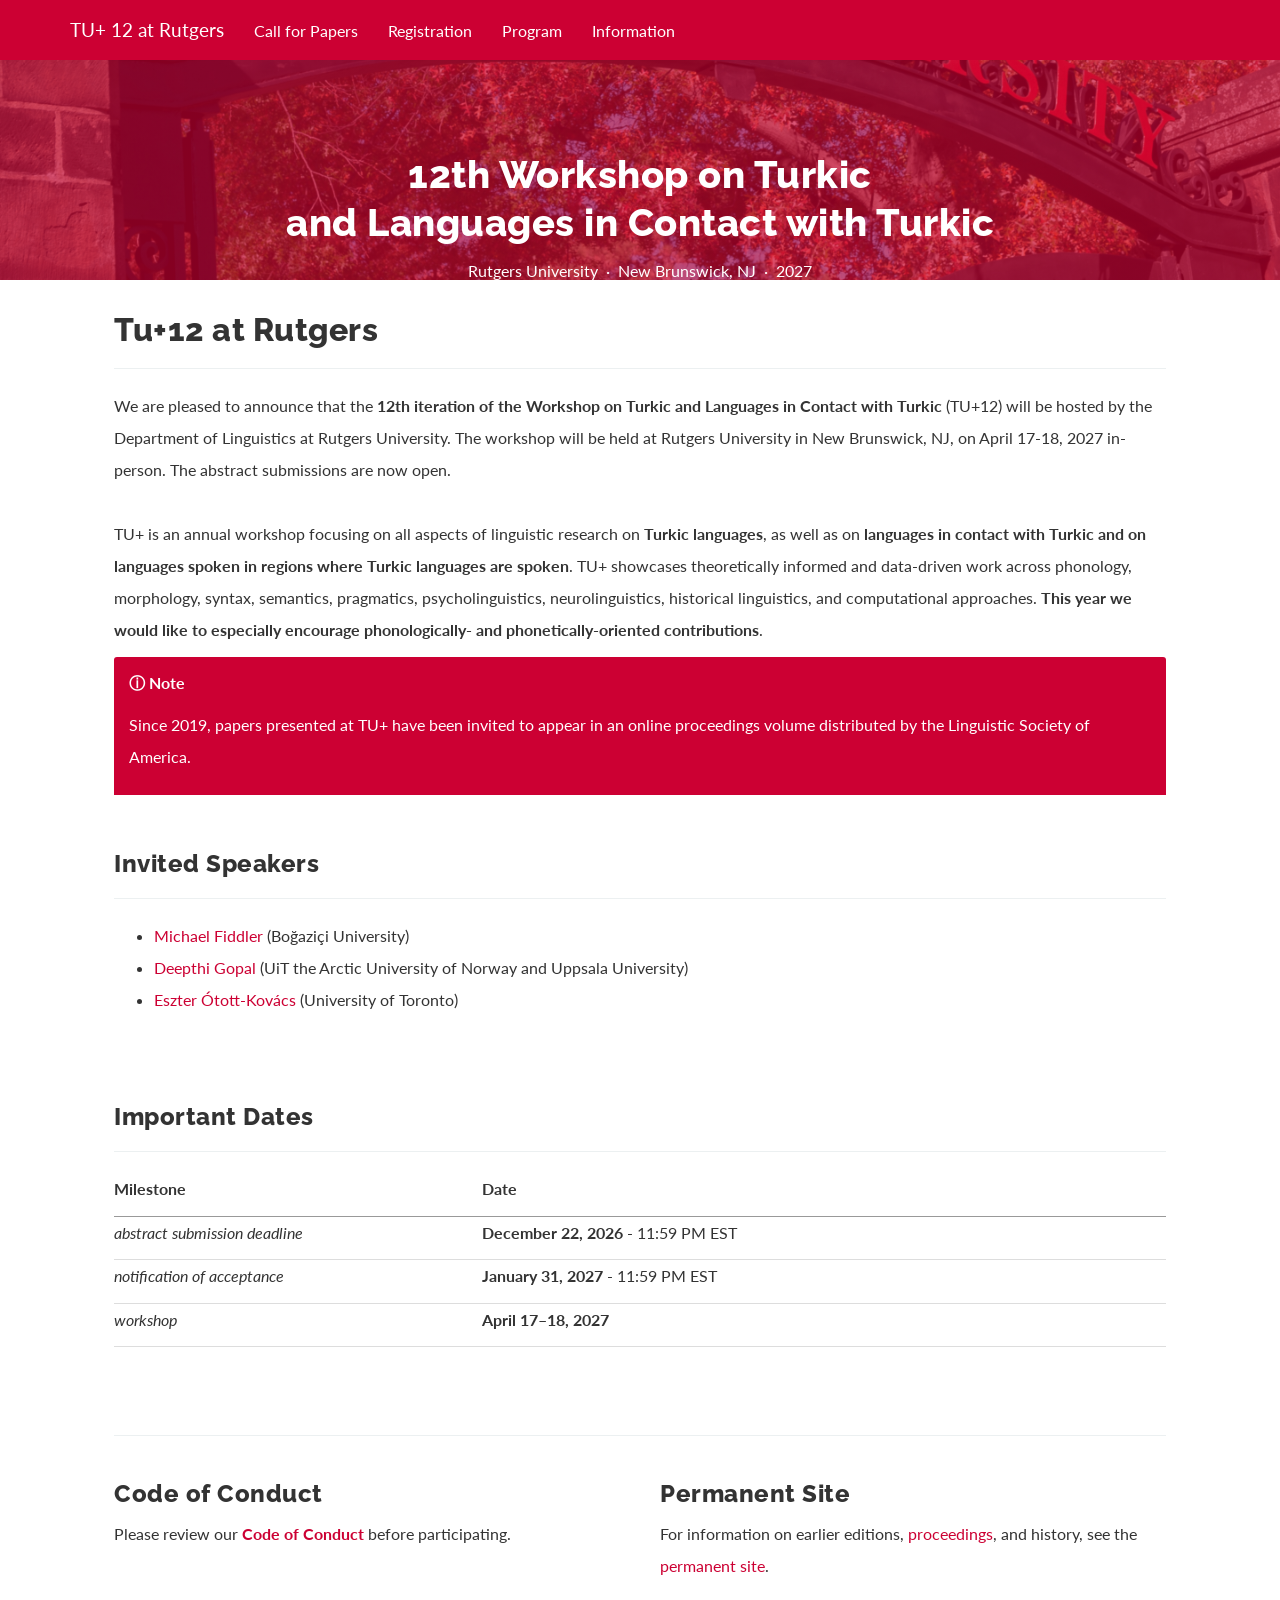
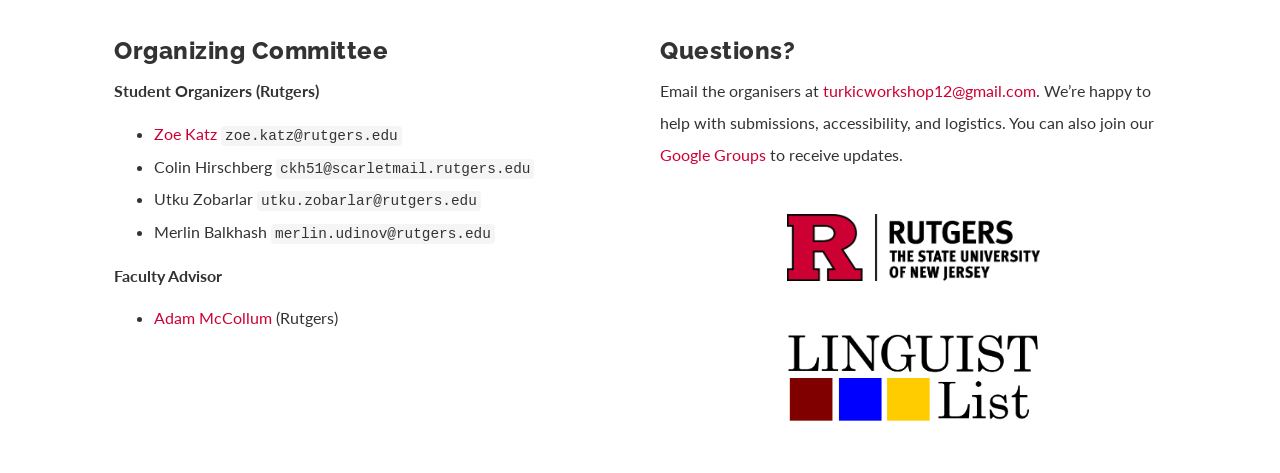
<file: index.html>
<!DOCTYPE html>

<html>

<head>

<meta charset="utf-8" />
<meta name="generator" content="pandoc" />
<meta http-equiv="X-UA-Compatible" content="IE=EDGE" />




<title>Tu+12 at Rutgers</title>

<script src="site_libs/header-attrs-2.32/header-attrs.js"></script>
<script src="site_libs/jquery-3.6.0/jquery-3.6.0.min.js"></script>
<meta name="viewport" content="width=device-width, initial-scale=1" />
<link href="site_libs/bootstrap-3.3.5/css/flatly.min.css" rel="stylesheet" />
<script src="site_libs/bootstrap-3.3.5/js/bootstrap.min.js"></script>
<script src="site_libs/bootstrap-3.3.5/shim/html5shiv.min.js"></script>
<script src="site_libs/bootstrap-3.3.5/shim/respond.min.js"></script>
<style>h1 {font-size: 34px;}
       h1.title {font-size: 38px;}
       h2 {font-size: 30px;}
       h3 {font-size: 24px;}
       h4 {font-size: 18px;}
       h5 {font-size: 16px;}
       h6 {font-size: 12px;}
       code {color: inherit; background-color: rgba(0, 0, 0, 0.04);}
       pre:not([class]) { background-color: white }</style>
<script src="site_libs/navigation-1.1/tabsets.js"></script>
<link href="site_libs/highlightjs-9.12.0/default.css" rel="stylesheet" />
<script src="site_libs/highlightjs-9.12.0/highlight.js"></script>

<style type="text/css">
  code{white-space: pre-wrap;}
  span.smallcaps{font-variant: small-caps;}
  span.underline{text-decoration: underline;}
  div.column{display: inline-block; vertical-align: top; width: 50%;}
  div.hanging-indent{margin-left: 1.5em; text-indent: -1.5em;}
  ul.task-list{list-style: none;}
    </style>

<style type="text/css">code{white-space: pre;}</style>
<script type="text/javascript">
if (window.hljs) {
  hljs.configure({languages: []});
  hljs.initHighlightingOnLoad();
  if (document.readyState && document.readyState === "complete") {
    window.setTimeout(function() { hljs.initHighlighting(); }, 0);
  }
}
</script>






<link rel="stylesheet" href="style.css" type="text/css" />



<style type = "text/css">
.main-container {
  max-width: 940px;
  margin-left: auto;
  margin-right: auto;
}
img {
  max-width:100%;
}
.tabbed-pane {
  padding-top: 12px;
}
.html-widget {
  margin-bottom: 20px;
}
button.code-folding-btn:focus {
  outline: none;
}
summary {
  display: list-item;
}
details > summary > p:only-child {
  display: inline;
}
pre code {
  padding: 0;
}
</style>


<style type="text/css">
.dropdown-submenu {
  position: relative;
}
.dropdown-submenu>.dropdown-menu {
  top: 0;
  left: 100%;
  margin-top: -6px;
  margin-left: -1px;
  border-radius: 0 6px 6px 6px;
}
.dropdown-submenu:hover>.dropdown-menu {
  display: block;
}
.dropdown-submenu>a:after {
  display: block;
  content: " ";
  float: right;
  width: 0;
  height: 0;
  border-color: transparent;
  border-style: solid;
  border-width: 5px 0 5px 5px;
  border-left-color: #cccccc;
  margin-top: 5px;
  margin-right: -10px;
}
.dropdown-submenu:hover>a:after {
  border-left-color: #adb5bd;
}
.dropdown-submenu.pull-left {
  float: none;
}
.dropdown-submenu.pull-left>.dropdown-menu {
  left: -100%;
  margin-left: 10px;
  border-radius: 6px 0 6px 6px;
}
</style>

<script type="text/javascript">
// manage active state of menu based on current page
$(document).ready(function () {
  // active menu anchor
  href = window.location.pathname
  href = href.substr(href.lastIndexOf('/') + 1)
  if (href === "")
    href = "index.html";
  var menuAnchor = $('a[href="' + href + '"]');

  // mark the anchor link active (and if it's in a dropdown, also mark that active)
  var dropdown = menuAnchor.closest('li.dropdown');
  if (window.bootstrap) { // Bootstrap 4+
    menuAnchor.addClass('active');
    dropdown.find('> .dropdown-toggle').addClass('active');
  } else { // Bootstrap 3
    menuAnchor.parent().addClass('active');
    dropdown.addClass('active');
  }

  // Navbar adjustments
  var navHeight = $(".navbar").first().height() + 15;
  var style = document.createElement('style');
  var pt = "padding-top: " + navHeight + "px; ";
  var mt = "margin-top: -" + navHeight + "px; ";
  var css = "";
  // offset scroll position for anchor links (for fixed navbar)
  for (var i = 1; i <= 6; i++) {
    css += ".section h" + i + "{ " + pt + mt + "}\n";
  }
  style.innerHTML = "body {" + pt + "padding-bottom: 40px; }\n" + css;
  document.head.appendChild(style);
});
</script>

<!-- tabsets -->

<style type="text/css">
.tabset-dropdown > .nav-tabs {
  display: inline-table;
  max-height: 500px;
  min-height: 44px;
  overflow-y: auto;
  border: 1px solid #ddd;
  border-radius: 4px;
}

.tabset-dropdown > .nav-tabs > li.active:before, .tabset-dropdown > .nav-tabs.nav-tabs-open:before {
  content: "\e259";
  font-family: 'Glyphicons Halflings';
  display: inline-block;
  padding: 10px;
  border-right: 1px solid #ddd;
}

.tabset-dropdown > .nav-tabs.nav-tabs-open > li.active:before {
  content: "\e258";
  font-family: 'Glyphicons Halflings';
  border: none;
}

.tabset-dropdown > .nav-tabs > li.active {
  display: block;
}

.tabset-dropdown > .nav-tabs > li > a,
.tabset-dropdown > .nav-tabs > li > a:focus,
.tabset-dropdown > .nav-tabs > li > a:hover {
  border: none;
  display: inline-block;
  border-radius: 4px;
  background-color: transparent;
}

.tabset-dropdown > .nav-tabs.nav-tabs-open > li {
  display: block;
  float: none;
}

.tabset-dropdown > .nav-tabs > li {
  display: none;
}
</style>

<!-- code folding -->




</head>

<body>


<div class="container-fluid main-container">




<div class="navbar navbar-default  navbar-fixed-top" role="navigation">
  <div class="container">
    <div class="navbar-header">
      <button type="button" class="navbar-toggle collapsed" data-toggle="collapse" data-bs-toggle="collapse" data-target="#navbar" data-bs-target="#navbar">
        <span class="icon-bar"></span>
        <span class="icon-bar"></span>
        <span class="icon-bar"></span>
      </button>
      <a class="navbar-brand" href="index.html">TU+ 12 at Rutgers</a>
    </div>
    <div id="navbar" class="navbar-collapse collapse">
      <ul class="nav navbar-nav">
        <li>
  <a href="callforpapers.html">Call for Papers</a>
</li>
<li>
  <a href="registration.html">Registration</a>
</li>
<li>
  <a href="program.html">Program</a>
</li>
<li>
  <a href="information.html">Information</a>
</li>
      </ul>
      <ul class="nav navbar-nav navbar-right">
        
      </ul>
    </div><!--/.nav-collapse -->
  </div><!--/.container -->
</div><!--/.navbar -->
<header class="site-banner" role="banner">
  <h1>12th Workshop on Turkic<br>and Languages in Contact with Turkic</h1>
  <p>Rutgers University &nbsp;·&nbsp; New Brunswick, NJ &nbsp;·&nbsp; 2027</p>
</header>

<div id="header">



<h1 class="title toc-ignore">Tu+12 at Rutgers</h1>

</div>


<hr />
<p>We are pleased to announce that the <strong>12th iteration of the
Workshop on Turkic and Languages in Contact with Turkic</strong> (TU+12)
will be hosted by the Department of Linguistics at Rutgers University.
The workshop will be held at Rutgers University in New Brunswick, NJ, on
April 17-18, 2027 in-person. The abstract submissions are now
open.<br><br> TU+ is an annual workshop focusing on all aspects of
linguistic research on <strong>Turkic languages</strong>, as well as on
<strong>languages in contact with Turkic and on languages spoken in
regions where Turkic languages are spoken</strong>. TU+ showcases
theoretically informed and data-driven work across phonology,
morphology, syntax, semantics, pragmatics, psycholinguistics,
neurolinguistics, historical linguistics, and computational approaches.
<strong>This year we would like to especially encourage phonologically-
and phonetically-oriented contributions</strong>.<br></p>
<div class="panel.panel-default">
<div class="panel-heading"
style="background-color: #CC0033; color: white; border-color: #CC0033;">
<p><strong>ⓘ Note</strong></p>
<p>Since 2019, papers presented at TU+ have been invited to appear in an
online proceedings volume distributed by the Linguistic Society of
America.</p>
</div>
</div>
<p><br></p>
<div id="invited-speakers" class="section level3">
<h3>Invited Speakers</h3>
<hr />
<ul>
<li><a href="https://sites.google.com/view/michaelfiddler">Michael
Fiddler</a> (Boğaziçi University)</li>
<li><a href="https://deepthigop.al">Deepthi Gopal</a> (UiT the Arctic
University of Norway and Uppsala University)</li>
<li><a href="https://eszterotottkovacs.ca">Eszter Ótott-Kovács</a>
(University of Toronto)<br><br><br></li>
</ul>
</div>
<div id="important-dates" class="section level3">
<h3>Important Dates</h3>
<hr />
<div style="width: 100%; margin-bottom: 35px;">
<div
style="display: grid; grid-template-columns: 35% 65%; padding: 0px 0; border-bottom: 1px solid #999; font-weight: bold;">
<p>Milestone</p>
<p>Date</p>
</div>
<div
style="display: grid; grid-template-columns: 35% 65%; padding: 0px 0; border-bottom: 1px solid #ddd;">
<p><em>abstract submission deadline</em></p>
<p><strong>December 22, 2026</strong> - 11:59 PM EST</p>
</div>
<div
style="display: grid; grid-template-columns: 35% 65%; padding: 0px 0; border-bottom: 1px solid #ddd;">
<p><em>notification of acceptance</em></p>
<p><strong>January 31, 2027</strong> - 11:59 PM EST</p>
</div>
<div
style="display: grid; grid-template-columns: 35% 65%; padding: 0px 0; border-bottom: 1px solid #ddd;">
<p><em>workshop</em></p>
<p><strong>April 17–18, 2027</strong></p>
</div>
</div>
<p><br></p>
<hr />
</div>
<div
style="display: grid; grid-template-columns: repeat(2, minmax(0, 1fr)); column-gap: 40px; align-items: start;">
<div style="min-width: 0;">
<div id="code-of-conduct" class="section level3">
<h3>Code of Conduct</h3>
<p>Please review our <a
href="https://turkicworkshop.github.io/tu12/codeofconduct"><strong>Code
of Conduct</strong></a> before participating.<br><br><br></p>
</div>
<div id="organizing-committee" class="section level3">
<h3>Organizing Committee</h3>
<p><strong>Student Organizers (Rutgers)</strong></p>
<ul>
<li><a href="https://zoekatz14.github.io/website/index.html">Zoe
Katz</a> <code>zoe.katz@rutgers.edu</code></li>
<li>Colin Hirschberg <code>ckh51@scarletmail.rutgers.edu</code></li>
<li>Utku Zobarlar <code>utku.zobarlar@rutgers.edu</code></li>
<li>Merlin Balkhash <code>merlin.udinov@rutgers.edu</code></li>
</ul>
<p><strong>Faculty Advisor</strong></p>
<ul>
<li><a href="https://www.adammccollum.net">Adam McCollum</a>
(Rutgers)</li>
</ul>
</div>
</div>
<div style="min-width: 0;">
<div id="permanent-site" class="section level3">
<h3>Permanent Site</h3>
<p>For information on earlier editions, <a
href="https://journals.linguisticsociety.org/proceedings/index.php/tu/issue/archive">proceedings</a>,
and history, see the <a
href="https://turkicworkshop.github.io">permanent site</a>.<br><br></p>
</div>
<div id="questions" class="section level3">
<h3>Questions?</h3>
<p>Email the organisers at <a
href="mailto:turkicworkshop12@gmail.com">turkicworkshop12@gmail.com</a>.
We’re happy to help with submissions, accessibility, and logistics. You
can also join our <a
href="https://docs.google.com/forms/d/e/1FAIpQLSdBsOA96yFu-HrBacZrX1COA1abtx_p5CxpDqzc5pkbowjrCA/viewform">Google
Groups</a> to receive updates.<br><br></p>
<div style="text-align: center;">
<p><img src="images/rutgers-logo.png" style="width:50.0%" /></p>
<p><br></p>
<p><img src="images/linguist-list-logo.png" style="width:50.0%" /></p>
</div>
</div>
</div>
</div>




</div>

<script>

// add bootstrap table styles to pandoc tables
function bootstrapStylePandocTables() {
  $('tr.odd').parent('tbody').parent('table').addClass('table table-condensed');
}
$(document).ready(function () {
  bootstrapStylePandocTables();
});


</script>

<!-- tabsets -->

<script>
$(document).ready(function () {
  window.buildTabsets("TOC");
});

$(document).ready(function () {
  $('.tabset-dropdown > .nav-tabs > li').click(function () {
    $(this).parent().toggleClass('nav-tabs-open');
  });
});
</script>

<!-- code folding -->


<!-- dynamically load mathjax for compatibility with self-contained -->
<script>
  (function () {
    var script = document.createElement("script");
    script.type = "text/javascript";
    script.src  = "https://mathjax.rstudio.com/latest/MathJax.js?config=TeX-AMS-MML_HTMLorMML";
    document.getElementsByTagName("head")[0].appendChild(script);
  })();
</script>

</body>
</html>
</file>
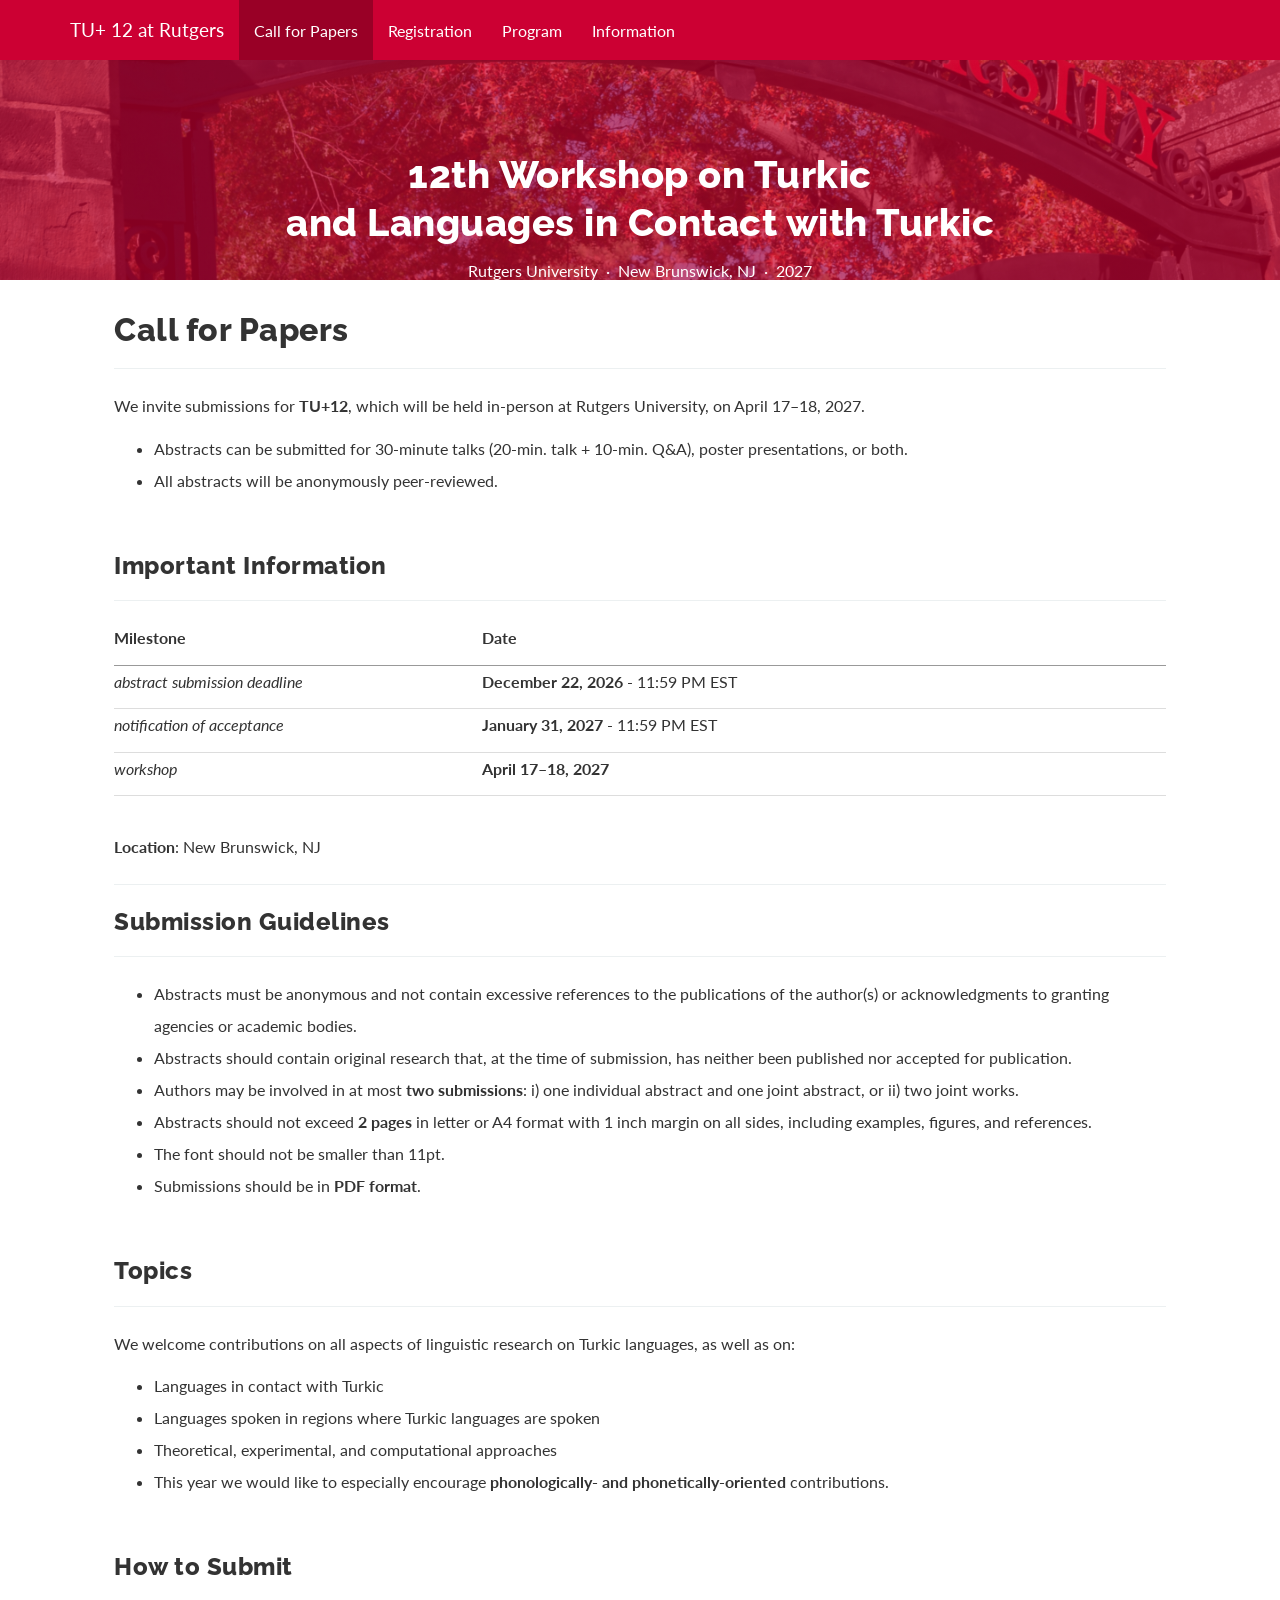
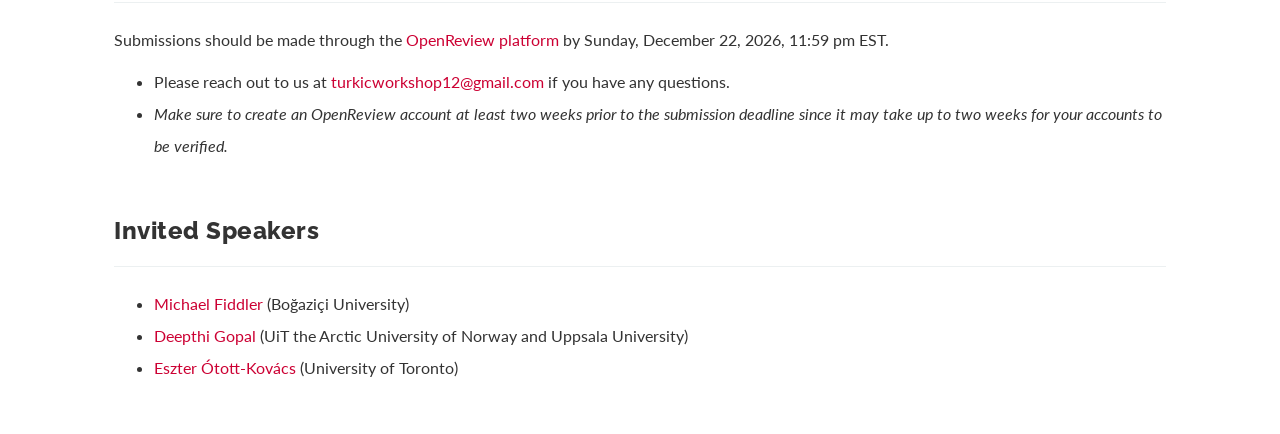
<file: callforpapers.html>
<!DOCTYPE html>

<html>

<head>

<meta charset="utf-8" />
<meta name="generator" content="pandoc" />
<meta http-equiv="X-UA-Compatible" content="IE=EDGE" />




<title>Call for Papers</title>

<script src="site_libs/header-attrs-2.32/header-attrs.js"></script>
<script src="site_libs/jquery-3.6.0/jquery-3.6.0.min.js"></script>
<meta name="viewport" content="width=device-width, initial-scale=1" />
<link href="site_libs/bootstrap-3.3.5/css/flatly.min.css" rel="stylesheet" />
<script src="site_libs/bootstrap-3.3.5/js/bootstrap.min.js"></script>
<script src="site_libs/bootstrap-3.3.5/shim/html5shiv.min.js"></script>
<script src="site_libs/bootstrap-3.3.5/shim/respond.min.js"></script>
<style>h1 {font-size: 34px;}
       h1.title {font-size: 38px;}
       h2 {font-size: 30px;}
       h3 {font-size: 24px;}
       h4 {font-size: 18px;}
       h5 {font-size: 16px;}
       h6 {font-size: 12px;}
       code {color: inherit; background-color: rgba(0, 0, 0, 0.04);}
       pre:not([class]) { background-color: white }</style>
<script src="site_libs/navigation-1.1/tabsets.js"></script>
<link href="site_libs/highlightjs-9.12.0/default.css" rel="stylesheet" />
<script src="site_libs/highlightjs-9.12.0/highlight.js"></script>

<style type="text/css">
  code{white-space: pre-wrap;}
  span.smallcaps{font-variant: small-caps;}
  span.underline{text-decoration: underline;}
  div.column{display: inline-block; vertical-align: top; width: 50%;}
  div.hanging-indent{margin-left: 1.5em; text-indent: -1.5em;}
  ul.task-list{list-style: none;}
    </style>

<style type="text/css">code{white-space: pre;}</style>
<script type="text/javascript">
if (window.hljs) {
  hljs.configure({languages: []});
  hljs.initHighlightingOnLoad();
  if (document.readyState && document.readyState === "complete") {
    window.setTimeout(function() { hljs.initHighlighting(); }, 0);
  }
}
</script>






<link rel="stylesheet" href="style.css" type="text/css" />



<style type = "text/css">
.main-container {
  max-width: 940px;
  margin-left: auto;
  margin-right: auto;
}
img {
  max-width:100%;
}
.tabbed-pane {
  padding-top: 12px;
}
.html-widget {
  margin-bottom: 20px;
}
button.code-folding-btn:focus {
  outline: none;
}
summary {
  display: list-item;
}
details > summary > p:only-child {
  display: inline;
}
pre code {
  padding: 0;
}
</style>


<style type="text/css">
.dropdown-submenu {
  position: relative;
}
.dropdown-submenu>.dropdown-menu {
  top: 0;
  left: 100%;
  margin-top: -6px;
  margin-left: -1px;
  border-radius: 0 6px 6px 6px;
}
.dropdown-submenu:hover>.dropdown-menu {
  display: block;
}
.dropdown-submenu>a:after {
  display: block;
  content: " ";
  float: right;
  width: 0;
  height: 0;
  border-color: transparent;
  border-style: solid;
  border-width: 5px 0 5px 5px;
  border-left-color: #cccccc;
  margin-top: 5px;
  margin-right: -10px;
}
.dropdown-submenu:hover>a:after {
  border-left-color: #adb5bd;
}
.dropdown-submenu.pull-left {
  float: none;
}
.dropdown-submenu.pull-left>.dropdown-menu {
  left: -100%;
  margin-left: 10px;
  border-radius: 6px 0 6px 6px;
}
</style>

<script type="text/javascript">
// manage active state of menu based on current page
$(document).ready(function () {
  // active menu anchor
  href = window.location.pathname
  href = href.substr(href.lastIndexOf('/') + 1)
  if (href === "")
    href = "index.html";
  var menuAnchor = $('a[href="' + href + '"]');

  // mark the anchor link active (and if it's in a dropdown, also mark that active)
  var dropdown = menuAnchor.closest('li.dropdown');
  if (window.bootstrap) { // Bootstrap 4+
    menuAnchor.addClass('active');
    dropdown.find('> .dropdown-toggle').addClass('active');
  } else { // Bootstrap 3
    menuAnchor.parent().addClass('active');
    dropdown.addClass('active');
  }

  // Navbar adjustments
  var navHeight = $(".navbar").first().height() + 15;
  var style = document.createElement('style');
  var pt = "padding-top: " + navHeight + "px; ";
  var mt = "margin-top: -" + navHeight + "px; ";
  var css = "";
  // offset scroll position for anchor links (for fixed navbar)
  for (var i = 1; i <= 6; i++) {
    css += ".section h" + i + "{ " + pt + mt + "}\n";
  }
  style.innerHTML = "body {" + pt + "padding-bottom: 40px; }\n" + css;
  document.head.appendChild(style);
});
</script>

<!-- tabsets -->

<style type="text/css">
.tabset-dropdown > .nav-tabs {
  display: inline-table;
  max-height: 500px;
  min-height: 44px;
  overflow-y: auto;
  border: 1px solid #ddd;
  border-radius: 4px;
}

.tabset-dropdown > .nav-tabs > li.active:before, .tabset-dropdown > .nav-tabs.nav-tabs-open:before {
  content: "\e259";
  font-family: 'Glyphicons Halflings';
  display: inline-block;
  padding: 10px;
  border-right: 1px solid #ddd;
}

.tabset-dropdown > .nav-tabs.nav-tabs-open > li.active:before {
  content: "\e258";
  font-family: 'Glyphicons Halflings';
  border: none;
}

.tabset-dropdown > .nav-tabs > li.active {
  display: block;
}

.tabset-dropdown > .nav-tabs > li > a,
.tabset-dropdown > .nav-tabs > li > a:focus,
.tabset-dropdown > .nav-tabs > li > a:hover {
  border: none;
  display: inline-block;
  border-radius: 4px;
  background-color: transparent;
}

.tabset-dropdown > .nav-tabs.nav-tabs-open > li {
  display: block;
  float: none;
}

.tabset-dropdown > .nav-tabs > li {
  display: none;
}
</style>

<!-- code folding -->




</head>

<body>


<div class="container-fluid main-container">




<div class="navbar navbar-default  navbar-fixed-top" role="navigation">
  <div class="container">
    <div class="navbar-header">
      <button type="button" class="navbar-toggle collapsed" data-toggle="collapse" data-bs-toggle="collapse" data-target="#navbar" data-bs-target="#navbar">
        <span class="icon-bar"></span>
        <span class="icon-bar"></span>
        <span class="icon-bar"></span>
      </button>
      <a class="navbar-brand" href="index.html">TU+ 12 at Rutgers</a>
    </div>
    <div id="navbar" class="navbar-collapse collapse">
      <ul class="nav navbar-nav">
        <li>
  <a href="callforpapers.html">Call for Papers</a>
</li>
<li>
  <a href="registration.html">Registration</a>
</li>
<li>
  <a href="program.html">Program</a>
</li>
<li>
  <a href="information.html">Information</a>
</li>
      </ul>
      <ul class="nav navbar-nav navbar-right">
        
      </ul>
    </div><!--/.nav-collapse -->
  </div><!--/.container -->
</div><!--/.navbar -->
<header class="site-banner" role="banner">
  <h1>12th Workshop on Turkic<br>and Languages in Contact with Turkic</h1>
  <p>Rutgers University &nbsp;·&nbsp; New Brunswick, NJ &nbsp;·&nbsp; 2027</p>
</header>

<div id="header">



<h1 class="title toc-ignore">Call for Papers</h1>

</div>


<hr />
<p>We invite submissions for <strong>TU+12</strong>, which will be held
in-person at Rutgers University, on April 17–18, 2027.</p>
<ul>
<li>Abstracts can be submitted for 30-minute talks (20-min. talk +
10-min. Q&amp;A), poster presentations, or both.</li>
<li>All abstracts will be anonymously peer-reviewed.<br><br></li>
</ul>
<div id="important-information" class="section level3">
<h3>Important Information</h3>
<hr />
<div style="width: 100%; margin-bottom: 35px;">
<div
style="display: grid; grid-template-columns: 35% 65%; padding: 0px 0; border-bottom: 1px solid #999; font-weight: bold;">
<p>Milestone</p>
<p>Date</p>
</div>
<div
style="display: grid; grid-template-columns: 35% 65%; padding: 0px 0; border-bottom: 1px solid #ddd;">
<p><em>abstract submission deadline</em></p>
<p><strong>December 22, 2026</strong> - 11:59 PM EST</p>
</div>
<div
style="display: grid; grid-template-columns: 35% 65%; padding: 0px 0; border-bottom: 1px solid #ddd;">
<p><em>notification of acceptance</em></p>
<p><strong>January 31, 2027</strong> - 11:59 PM EST</p>
</div>
<div
style="display: grid; grid-template-columns: 35% 65%; padding: 0px 0; border-bottom: 1px solid #ddd;">
<p><em>workshop</em></p>
<p><strong>April 17–18, 2027</strong></p>
</div>
</div>
<p><b>Location</b>: New Brunswick, NJ</p>
<hr />
</div>
<div id="submission-guidelines" class="section level3">
<h3>Submission Guidelines</h3>
<hr />
<ul>
<li>Abstracts must be anonymous and not contain excessive references to
the publications of the author(s) or acknowledgments to granting
agencies or academic bodies.</li>
<li>Abstracts should contain original research that, at the time of
submission, has neither been published nor accepted for
publication.</li>
<li>Authors may be involved in at most <strong>two submissions</strong>:
i) one individual abstract and one joint abstract, or ii) two joint
works.</li>
<li>Abstracts should not exceed <strong>2 pages</strong> in letter or A4
format with 1 inch margin on all sides, including examples, figures, and
references.</li>
<li>The font should not be smaller than 11pt.</li>
<li>Submissions should be in <strong>PDF format</strong>.<br><br></li>
</ul>
</div>
<div id="topics" class="section level3">
<h3>Topics</h3>
<hr />
<p>We welcome contributions on all aspects of linguistic research on
Turkic languages, as well as on:</p>
<ul>
<li>Languages in contact with Turkic<br></li>
<li>Languages spoken in regions where Turkic languages are
spoken<br></li>
<li>Theoretical, experimental, and computational approaches<br></li>
<li>This year we would like to especially encourage <b>phonologically-
and phonetically-oriented</b> contributions.<br><br></li>
</ul>
</div>
<div id="how-to-submit" class="section level3">
<h3>How to Submit</h3>
<hr />
<p>Submissions should be made through the <a
href="https://openreview.net/challenge?redirect=%2Fgroup%3Fid%3DTUplus%2F2027%2FWorkshop">OpenReview
platform</a> by Sunday, December 22, 2026, 11:59 pm EST.</p>
<ul>
<li>Please reach out to us at <a
href="mailto:turkicworkshop12@gmail.com">turkicworkshop12@gmail.com</a>
if you have any questions.<br></li>
<li><i>Make sure to create an OpenReview account at least two weeks
prior to the submission deadline since it may take up to two weeks for
your accounts to be verified.</i><br><br></li>
</ul>
</div>
<div id="invited-speakers" class="section level3">
<h3>Invited Speakers</h3>
<hr />
<ul>
<li><a href="https://sites.google.com/view/michaelfiddler">Michael
Fiddler</a> (Boğaziçi University)</li>
<li><a href="https://deepthigop.al">Deepthi Gopal</a> (UiT the Arctic
University of Norway and Uppsala University)</li>
<li><a href="https://eszterotottkovacs.ca">Eszter Ótott-Kovács</a>
(University of Toronto)</li>
</ul>
</div>




</div>

<script>

// add bootstrap table styles to pandoc tables
function bootstrapStylePandocTables() {
  $('tr.odd').parent('tbody').parent('table').addClass('table table-condensed');
}
$(document).ready(function () {
  bootstrapStylePandocTables();
});


</script>

<!-- tabsets -->

<script>
$(document).ready(function () {
  window.buildTabsets("TOC");
});

$(document).ready(function () {
  $('.tabset-dropdown > .nav-tabs > li').click(function () {
    $(this).parent().toggleClass('nav-tabs-open');
  });
});
</script>

<!-- code folding -->


<!-- dynamically load mathjax for compatibility with self-contained -->
<script>
  (function () {
    var script = document.createElement("script");
    script.type = "text/javascript";
    script.src  = "https://mathjax.rstudio.com/latest/MathJax.js?config=TeX-AMS-MML_HTMLorMML";
    document.getElementsByTagName("head")[0].appendChild(script);
  })();
</script>

</body>
</html>
</file>
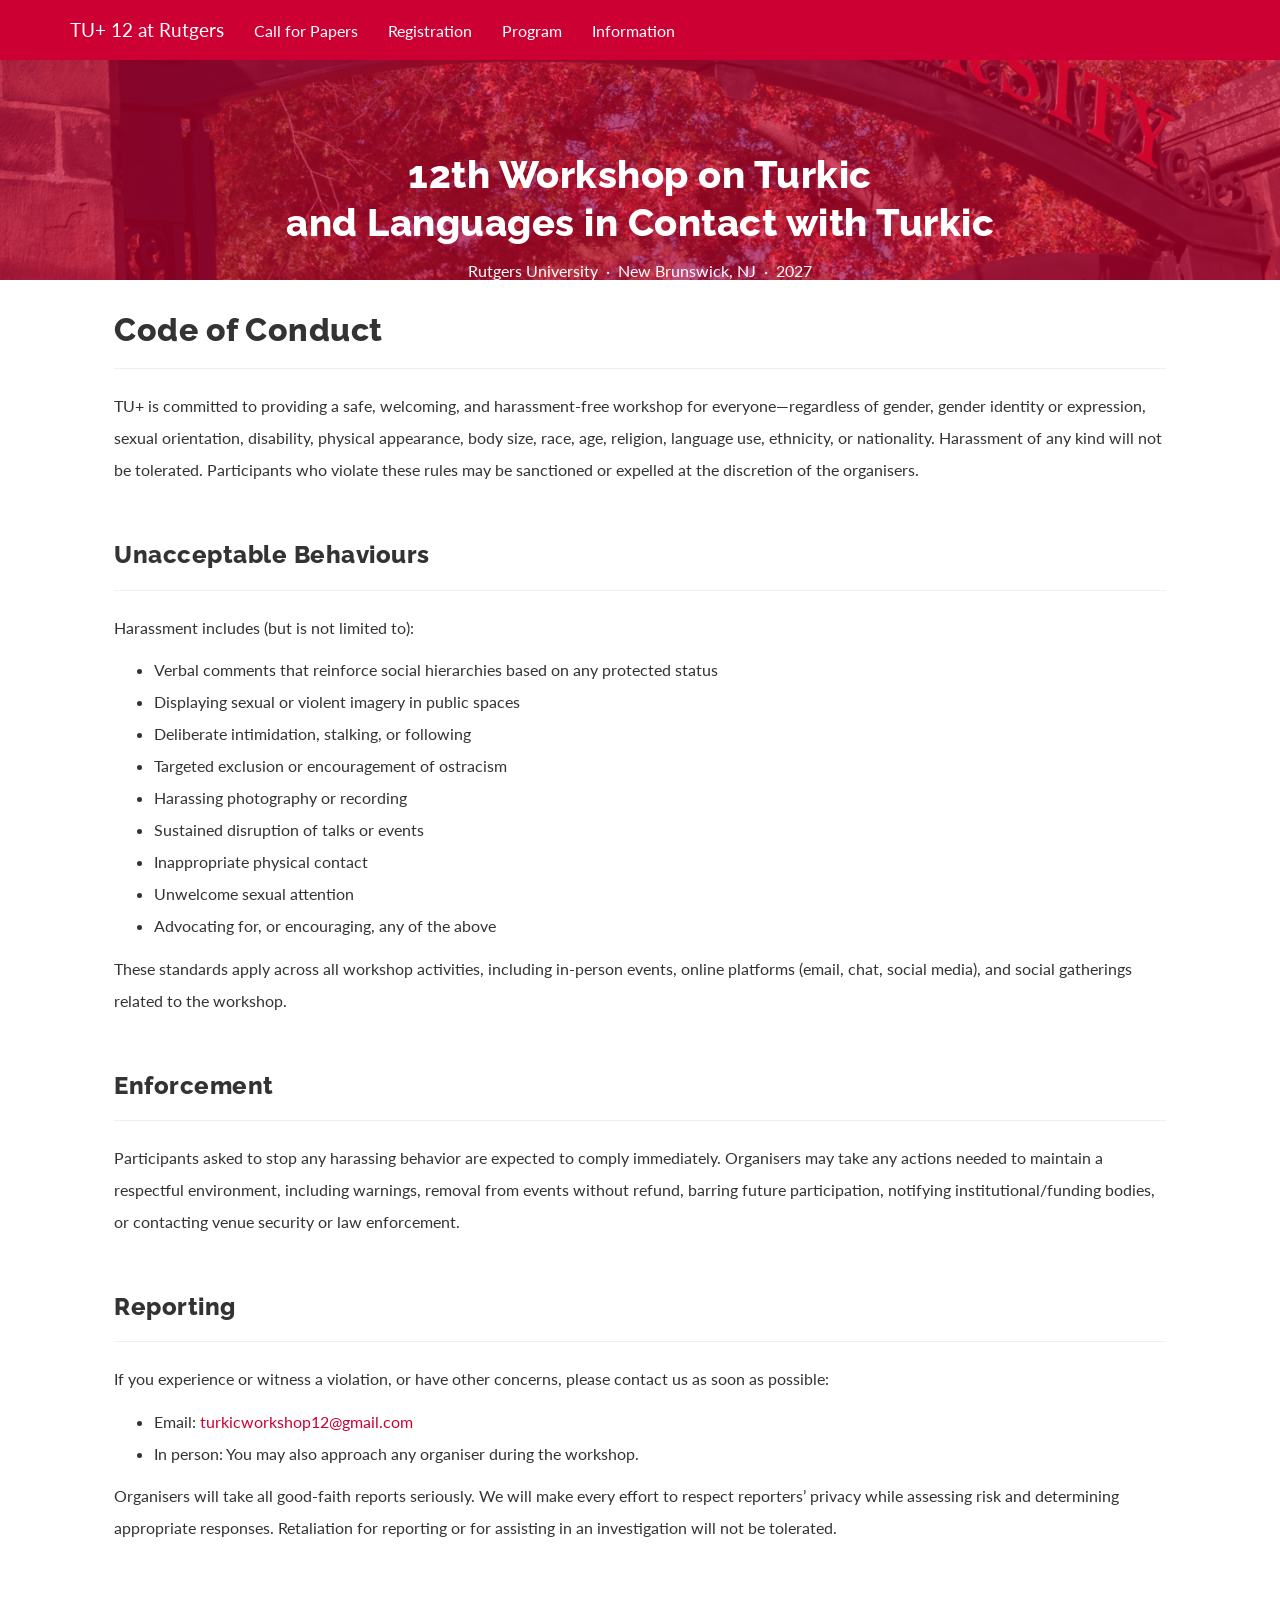
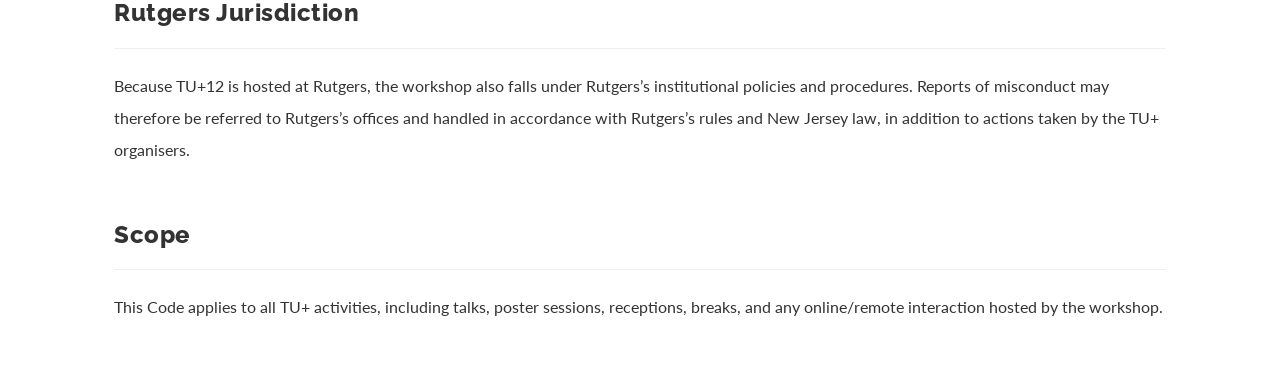
<file: codeofconduct.html>
<!DOCTYPE html>

<html>

<head>

<meta charset="utf-8" />
<meta name="generator" content="pandoc" />
<meta http-equiv="X-UA-Compatible" content="IE=EDGE" />




<title>Code of Conduct</title>

<script src="site_libs/header-attrs-2.32/header-attrs.js"></script>
<script src="site_libs/jquery-3.6.0/jquery-3.6.0.min.js"></script>
<meta name="viewport" content="width=device-width, initial-scale=1" />
<link href="site_libs/bootstrap-3.3.5/css/flatly.min.css" rel="stylesheet" />
<script src="site_libs/bootstrap-3.3.5/js/bootstrap.min.js"></script>
<script src="site_libs/bootstrap-3.3.5/shim/html5shiv.min.js"></script>
<script src="site_libs/bootstrap-3.3.5/shim/respond.min.js"></script>
<style>h1 {font-size: 34px;}
       h1.title {font-size: 38px;}
       h2 {font-size: 30px;}
       h3 {font-size: 24px;}
       h4 {font-size: 18px;}
       h5 {font-size: 16px;}
       h6 {font-size: 12px;}
       code {color: inherit; background-color: rgba(0, 0, 0, 0.04);}
       pre:not([class]) { background-color: white }</style>
<script src="site_libs/navigation-1.1/tabsets.js"></script>
<link href="site_libs/highlightjs-9.12.0/default.css" rel="stylesheet" />
<script src="site_libs/highlightjs-9.12.0/highlight.js"></script>

<style type="text/css">
  code{white-space: pre-wrap;}
  span.smallcaps{font-variant: small-caps;}
  span.underline{text-decoration: underline;}
  div.column{display: inline-block; vertical-align: top; width: 50%;}
  div.hanging-indent{margin-left: 1.5em; text-indent: -1.5em;}
  ul.task-list{list-style: none;}
    </style>

<style type="text/css">code{white-space: pre;}</style>
<script type="text/javascript">
if (window.hljs) {
  hljs.configure({languages: []});
  hljs.initHighlightingOnLoad();
  if (document.readyState && document.readyState === "complete") {
    window.setTimeout(function() { hljs.initHighlighting(); }, 0);
  }
}
</script>






<link rel="stylesheet" href="style.css" type="text/css" />



<style type = "text/css">
.main-container {
  max-width: 940px;
  margin-left: auto;
  margin-right: auto;
}
img {
  max-width:100%;
}
.tabbed-pane {
  padding-top: 12px;
}
.html-widget {
  margin-bottom: 20px;
}
button.code-folding-btn:focus {
  outline: none;
}
summary {
  display: list-item;
}
details > summary > p:only-child {
  display: inline;
}
pre code {
  padding: 0;
}
</style>


<style type="text/css">
.dropdown-submenu {
  position: relative;
}
.dropdown-submenu>.dropdown-menu {
  top: 0;
  left: 100%;
  margin-top: -6px;
  margin-left: -1px;
  border-radius: 0 6px 6px 6px;
}
.dropdown-submenu:hover>.dropdown-menu {
  display: block;
}
.dropdown-submenu>a:after {
  display: block;
  content: " ";
  float: right;
  width: 0;
  height: 0;
  border-color: transparent;
  border-style: solid;
  border-width: 5px 0 5px 5px;
  border-left-color: #cccccc;
  margin-top: 5px;
  margin-right: -10px;
}
.dropdown-submenu:hover>a:after {
  border-left-color: #adb5bd;
}
.dropdown-submenu.pull-left {
  float: none;
}
.dropdown-submenu.pull-left>.dropdown-menu {
  left: -100%;
  margin-left: 10px;
  border-radius: 6px 0 6px 6px;
}
</style>

<script type="text/javascript">
// manage active state of menu based on current page
$(document).ready(function () {
  // active menu anchor
  href = window.location.pathname
  href = href.substr(href.lastIndexOf('/') + 1)
  if (href === "")
    href = "index.html";
  var menuAnchor = $('a[href="' + href + '"]');

  // mark the anchor link active (and if it's in a dropdown, also mark that active)
  var dropdown = menuAnchor.closest('li.dropdown');
  if (window.bootstrap) { // Bootstrap 4+
    menuAnchor.addClass('active');
    dropdown.find('> .dropdown-toggle').addClass('active');
  } else { // Bootstrap 3
    menuAnchor.parent().addClass('active');
    dropdown.addClass('active');
  }

  // Navbar adjustments
  var navHeight = $(".navbar").first().height() + 15;
  var style = document.createElement('style');
  var pt = "padding-top: " + navHeight + "px; ";
  var mt = "margin-top: -" + navHeight + "px; ";
  var css = "";
  // offset scroll position for anchor links (for fixed navbar)
  for (var i = 1; i <= 6; i++) {
    css += ".section h" + i + "{ " + pt + mt + "}\n";
  }
  style.innerHTML = "body {" + pt + "padding-bottom: 40px; }\n" + css;
  document.head.appendChild(style);
});
</script>

<!-- tabsets -->

<style type="text/css">
.tabset-dropdown > .nav-tabs {
  display: inline-table;
  max-height: 500px;
  min-height: 44px;
  overflow-y: auto;
  border: 1px solid #ddd;
  border-radius: 4px;
}

.tabset-dropdown > .nav-tabs > li.active:before, .tabset-dropdown > .nav-tabs.nav-tabs-open:before {
  content: "\e259";
  font-family: 'Glyphicons Halflings';
  display: inline-block;
  padding: 10px;
  border-right: 1px solid #ddd;
}

.tabset-dropdown > .nav-tabs.nav-tabs-open > li.active:before {
  content: "\e258";
  font-family: 'Glyphicons Halflings';
  border: none;
}

.tabset-dropdown > .nav-tabs > li.active {
  display: block;
}

.tabset-dropdown > .nav-tabs > li > a,
.tabset-dropdown > .nav-tabs > li > a:focus,
.tabset-dropdown > .nav-tabs > li > a:hover {
  border: none;
  display: inline-block;
  border-radius: 4px;
  background-color: transparent;
}

.tabset-dropdown > .nav-tabs.nav-tabs-open > li {
  display: block;
  float: none;
}

.tabset-dropdown > .nav-tabs > li {
  display: none;
}
</style>

<!-- code folding -->




</head>

<body>


<div class="container-fluid main-container">




<div class="navbar navbar-default  navbar-fixed-top" role="navigation">
  <div class="container">
    <div class="navbar-header">
      <button type="button" class="navbar-toggle collapsed" data-toggle="collapse" data-bs-toggle="collapse" data-target="#navbar" data-bs-target="#navbar">
        <span class="icon-bar"></span>
        <span class="icon-bar"></span>
        <span class="icon-bar"></span>
      </button>
      <a class="navbar-brand" href="index.html">TU+ 12 at Rutgers</a>
    </div>
    <div id="navbar" class="navbar-collapse collapse">
      <ul class="nav navbar-nav">
        <li>
  <a href="callforpapers.html">Call for Papers</a>
</li>
<li>
  <a href="registration.html">Registration</a>
</li>
<li>
  <a href="program.html">Program</a>
</li>
<li>
  <a href="information.html">Information</a>
</li>
      </ul>
      <ul class="nav navbar-nav navbar-right">
        
      </ul>
    </div><!--/.nav-collapse -->
  </div><!--/.container -->
</div><!--/.navbar -->
<header class="site-banner" role="banner">
  <h1>12th Workshop on Turkic<br>and Languages in Contact with Turkic</h1>
  <p>Rutgers University &nbsp;·&nbsp; New Brunswick, NJ &nbsp;·&nbsp; 2027</p>
</header>

<div id="header">



<h1 class="title toc-ignore">Code of Conduct</h1>

</div>


<hr />
<p>TU+ is committed to providing a safe, welcoming, and harassment-free
workshop for everyone—regardless of gender, gender identity or
expression, sexual orientation, disability, physical appearance, body
size, race, age, religion, language use, ethnicity, or nationality.
Harassment of any kind will not be tolerated. Participants who violate
these rules may be sanctioned or expelled at the discretion of the
organisers.<br><br></p>
<div id="unacceptable-behaviours" class="section level3">
<h3>Unacceptable Behaviours</h3>
<hr />
<p>Harassment includes (but is not limited to):</p>
<ul>
<li>Verbal comments that reinforce social hierarchies based on any
protected status</li>
<li>Displaying sexual or violent imagery in public spaces</li>
<li>Deliberate intimidation, stalking, or following</li>
<li>Targeted exclusion or encouragement of ostracism</li>
<li>Harassing photography or recording</li>
<li>Sustained disruption of talks or events</li>
<li>Inappropriate physical contact</li>
<li>Unwelcome sexual attention</li>
<li>Advocating for, or encouraging, any of the above<br></li>
</ul>
<p>These standards apply across all workshop activities, including
in-person events, online platforms (email, chat, social media), and
social gatherings related to the workshop.<br><br></p>
</div>
<div id="enforcement" class="section level3">
<h3>Enforcement</h3>
<hr />
<p>Participants asked to stop any harassing behavior are expected to
comply immediately. Organisers may take any actions needed to maintain a
respectful environment, including warnings, removal from events without
refund, barring future participation, notifying institutional/funding
bodies, or contacting venue security or law enforcement.<br><br></p>
</div>
<div id="reporting" class="section level3">
<h3>Reporting</h3>
<hr />
<p>If you experience or witness a violation, or have other concerns,
please contact us as soon as possible:</p>
<ul>
<li>Email: <a
href="mailto:turkicworkshop12@gmail.com">turkicworkshop12@gmail.com</a></li>
<li>In person: You may also approach any organiser during the
workshop.<br></li>
</ul>
<p>Organisers will take all good-faith reports seriously. We will make
every effort to respect reporters’ privacy while assessing risk and
determining appropriate responses. Retaliation for reporting or for
assisting in an investigation will not be tolerated.<br><br></p>
</div>
<div id="rutgers-jurisdiction" class="section level3">
<h3>Rutgers Jurisdiction</h3>
<hr />
<p>Because TU+12 is hosted at Rutgers, the workshop also falls under
Rutgers’s institutional policies and procedures. Reports of misconduct
may therefore be referred to Rutgers’s offices and handled in accordance
with Rutgers’s rules and New Jersey law, in addition to actions taken by
the TU+ organisers.<br><br></p>
</div>
<div id="scope" class="section level3">
<h3>Scope</h3>
<hr />
<p>This Code applies to all TU+ activities, including talks, poster
sessions, receptions, breaks, and any online/remote interaction hosted
by the workshop.</p>
</div>




</div>

<script>

// add bootstrap table styles to pandoc tables
function bootstrapStylePandocTables() {
  $('tr.odd').parent('tbody').parent('table').addClass('table table-condensed');
}
$(document).ready(function () {
  bootstrapStylePandocTables();
});


</script>

<!-- tabsets -->

<script>
$(document).ready(function () {
  window.buildTabsets("TOC");
});

$(document).ready(function () {
  $('.tabset-dropdown > .nav-tabs > li').click(function () {
    $(this).parent().toggleClass('nav-tabs-open');
  });
});
</script>

<!-- code folding -->


<!-- dynamically load mathjax for compatibility with self-contained -->
<script>
  (function () {
    var script = document.createElement("script");
    script.type = "text/javascript";
    script.src  = "https://mathjax.rstudio.com/latest/MathJax.js?config=TeX-AMS-MML_HTMLorMML";
    document.getElementsByTagName("head")[0].appendChild(script);
  })();
</script>

</body>
</html>
</file>
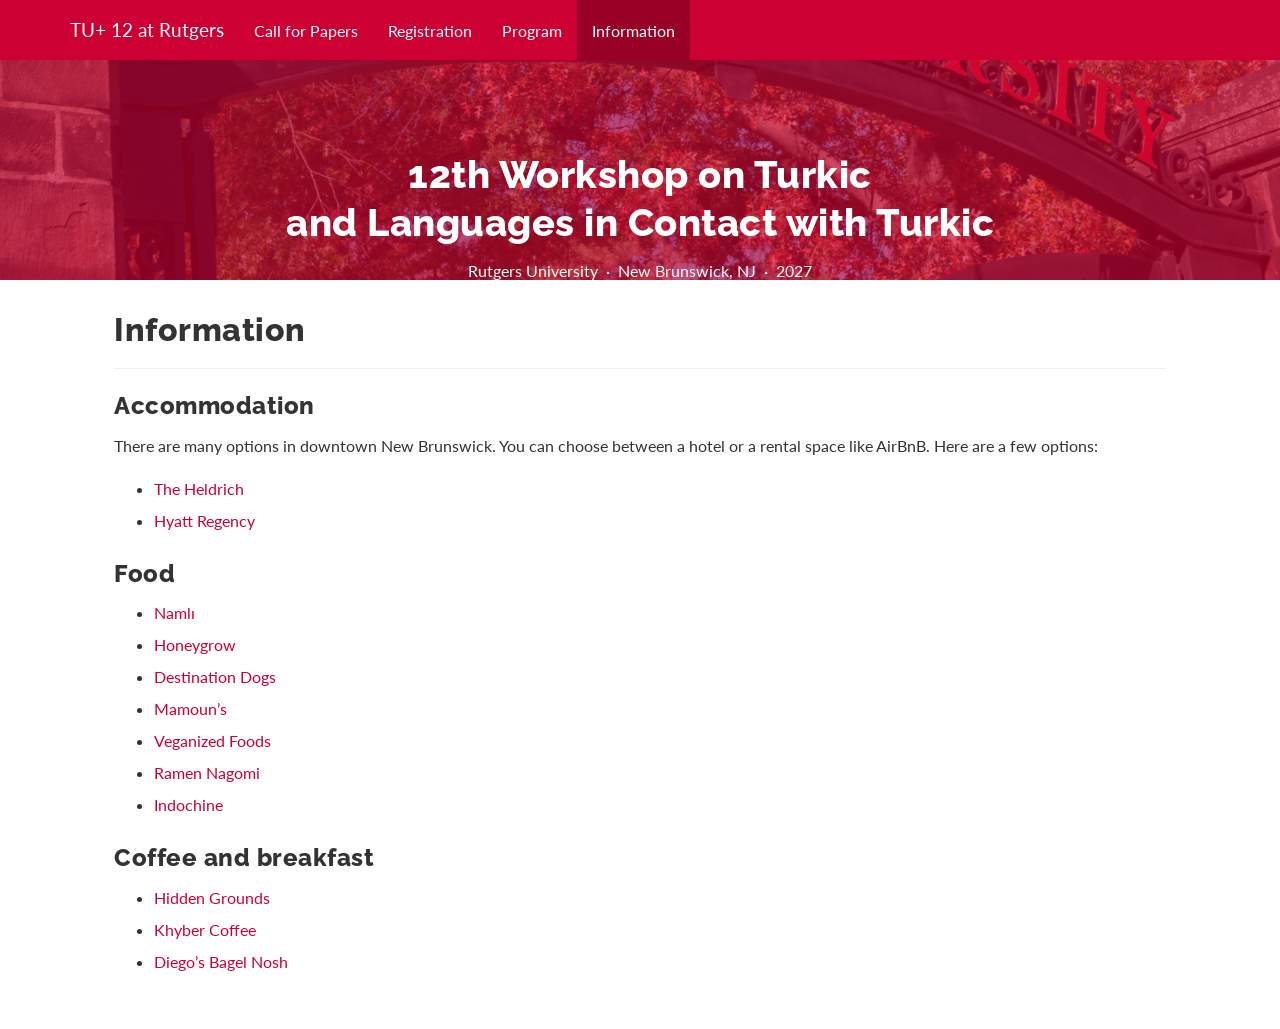
<file: information.html>
<!DOCTYPE html>

<html>

<head>

<meta charset="utf-8" />
<meta name="generator" content="pandoc" />
<meta http-equiv="X-UA-Compatible" content="IE=EDGE" />




<title>Information</title>

<script src="site_libs/header-attrs-2.32/header-attrs.js"></script>
<script src="site_libs/jquery-3.6.0/jquery-3.6.0.min.js"></script>
<meta name="viewport" content="width=device-width, initial-scale=1" />
<link href="site_libs/bootstrap-3.3.5/css/flatly.min.css" rel="stylesheet" />
<script src="site_libs/bootstrap-3.3.5/js/bootstrap.min.js"></script>
<script src="site_libs/bootstrap-3.3.5/shim/html5shiv.min.js"></script>
<script src="site_libs/bootstrap-3.3.5/shim/respond.min.js"></script>
<style>h1 {font-size: 34px;}
       h1.title {font-size: 38px;}
       h2 {font-size: 30px;}
       h3 {font-size: 24px;}
       h4 {font-size: 18px;}
       h5 {font-size: 16px;}
       h6 {font-size: 12px;}
       code {color: inherit; background-color: rgba(0, 0, 0, 0.04);}
       pre:not([class]) { background-color: white }</style>
<script src="site_libs/navigation-1.1/tabsets.js"></script>
<link href="site_libs/highlightjs-9.12.0/default.css" rel="stylesheet" />
<script src="site_libs/highlightjs-9.12.0/highlight.js"></script>

<style type="text/css">
  code{white-space: pre-wrap;}
  span.smallcaps{font-variant: small-caps;}
  span.underline{text-decoration: underline;}
  div.column{display: inline-block; vertical-align: top; width: 50%;}
  div.hanging-indent{margin-left: 1.5em; text-indent: -1.5em;}
  ul.task-list{list-style: none;}
    </style>

<style type="text/css">code{white-space: pre;}</style>
<script type="text/javascript">
if (window.hljs) {
  hljs.configure({languages: []});
  hljs.initHighlightingOnLoad();
  if (document.readyState && document.readyState === "complete") {
    window.setTimeout(function() { hljs.initHighlighting(); }, 0);
  }
}
</script>






<link rel="stylesheet" href="style.css" type="text/css" />



<style type = "text/css">
.main-container {
  max-width: 940px;
  margin-left: auto;
  margin-right: auto;
}
img {
  max-width:100%;
}
.tabbed-pane {
  padding-top: 12px;
}
.html-widget {
  margin-bottom: 20px;
}
button.code-folding-btn:focus {
  outline: none;
}
summary {
  display: list-item;
}
details > summary > p:only-child {
  display: inline;
}
pre code {
  padding: 0;
}
</style>


<style type="text/css">
.dropdown-submenu {
  position: relative;
}
.dropdown-submenu>.dropdown-menu {
  top: 0;
  left: 100%;
  margin-top: -6px;
  margin-left: -1px;
  border-radius: 0 6px 6px 6px;
}
.dropdown-submenu:hover>.dropdown-menu {
  display: block;
}
.dropdown-submenu>a:after {
  display: block;
  content: " ";
  float: right;
  width: 0;
  height: 0;
  border-color: transparent;
  border-style: solid;
  border-width: 5px 0 5px 5px;
  border-left-color: #cccccc;
  margin-top: 5px;
  margin-right: -10px;
}
.dropdown-submenu:hover>a:after {
  border-left-color: #adb5bd;
}
.dropdown-submenu.pull-left {
  float: none;
}
.dropdown-submenu.pull-left>.dropdown-menu {
  left: -100%;
  margin-left: 10px;
  border-radius: 6px 0 6px 6px;
}
</style>

<script type="text/javascript">
// manage active state of menu based on current page
$(document).ready(function () {
  // active menu anchor
  href = window.location.pathname
  href = href.substr(href.lastIndexOf('/') + 1)
  if (href === "")
    href = "index.html";
  var menuAnchor = $('a[href="' + href + '"]');

  // mark the anchor link active (and if it's in a dropdown, also mark that active)
  var dropdown = menuAnchor.closest('li.dropdown');
  if (window.bootstrap) { // Bootstrap 4+
    menuAnchor.addClass('active');
    dropdown.find('> .dropdown-toggle').addClass('active');
  } else { // Bootstrap 3
    menuAnchor.parent().addClass('active');
    dropdown.addClass('active');
  }

  // Navbar adjustments
  var navHeight = $(".navbar").first().height() + 15;
  var style = document.createElement('style');
  var pt = "padding-top: " + navHeight + "px; ";
  var mt = "margin-top: -" + navHeight + "px; ";
  var css = "";
  // offset scroll position for anchor links (for fixed navbar)
  for (var i = 1; i <= 6; i++) {
    css += ".section h" + i + "{ " + pt + mt + "}\n";
  }
  style.innerHTML = "body {" + pt + "padding-bottom: 40px; }\n" + css;
  document.head.appendChild(style);
});
</script>

<!-- tabsets -->

<style type="text/css">
.tabset-dropdown > .nav-tabs {
  display: inline-table;
  max-height: 500px;
  min-height: 44px;
  overflow-y: auto;
  border: 1px solid #ddd;
  border-radius: 4px;
}

.tabset-dropdown > .nav-tabs > li.active:before, .tabset-dropdown > .nav-tabs.nav-tabs-open:before {
  content: "\e259";
  font-family: 'Glyphicons Halflings';
  display: inline-block;
  padding: 10px;
  border-right: 1px solid #ddd;
}

.tabset-dropdown > .nav-tabs.nav-tabs-open > li.active:before {
  content: "\e258";
  font-family: 'Glyphicons Halflings';
  border: none;
}

.tabset-dropdown > .nav-tabs > li.active {
  display: block;
}

.tabset-dropdown > .nav-tabs > li > a,
.tabset-dropdown > .nav-tabs > li > a:focus,
.tabset-dropdown > .nav-tabs > li > a:hover {
  border: none;
  display: inline-block;
  border-radius: 4px;
  background-color: transparent;
}

.tabset-dropdown > .nav-tabs.nav-tabs-open > li {
  display: block;
  float: none;
}

.tabset-dropdown > .nav-tabs > li {
  display: none;
}
</style>

<!-- code folding -->




</head>

<body>


<div class="container-fluid main-container">




<div class="navbar navbar-default  navbar-fixed-top" role="navigation">
  <div class="container">
    <div class="navbar-header">
      <button type="button" class="navbar-toggle collapsed" data-toggle="collapse" data-bs-toggle="collapse" data-target="#navbar" data-bs-target="#navbar">
        <span class="icon-bar"></span>
        <span class="icon-bar"></span>
        <span class="icon-bar"></span>
      </button>
      <a class="navbar-brand" href="index.html">TU+ 12 at Rutgers</a>
    </div>
    <div id="navbar" class="navbar-collapse collapse">
      <ul class="nav navbar-nav">
        <li>
  <a href="callforpapers.html">Call for Papers</a>
</li>
<li>
  <a href="registration.html">Registration</a>
</li>
<li>
  <a href="program.html">Program</a>
</li>
<li>
  <a href="information.html">Information</a>
</li>
      </ul>
      <ul class="nav navbar-nav navbar-right">
        
      </ul>
    </div><!--/.nav-collapse -->
  </div><!--/.container -->
</div><!--/.navbar -->
<header class="site-banner" role="banner">
  <h1>12th Workshop on Turkic<br>and Languages in Contact with Turkic</h1>
  <p>Rutgers University &nbsp;·&nbsp; New Brunswick, NJ &nbsp;·&nbsp; 2027</p>
</header>

<div id="header">



<h1 class="title toc-ignore">Information</h1>

</div>


<hr />
<div id="accommodation" class="section level3">
<h3>Accommodation</h3>
<p>There are many options in downtown New Brunswick. You can choose
between a hotel or a rental space like AirBnB. Here are a few
options:<br></p>
<ul>
<li><a href="https://www.theheldrich.com/accommodations/">The
Heldrich</a></li>
<li><a
href="https://www.hyatt.com/search/hotels/en-US/New%20Brunswick%2C%20New%20Jersey%2C%20United%20States?checkinDate=2026-10-28&amp;checkoutDate=2026-10-29&amp;rooms=1&amp;adults=1&amp;kids=0&amp;rate=Standard&amp;accessibilityCheck=false">Hyatt
Regency</a></li>
</ul>
</div>
<div id="food" class="section level3">
<h3>Food</h3>
<ul>
<li><a href="https://namlirestaurantnj.com/home">Namlı</a></li>
<li><a href="https://www.honeygrow.com/menu/">Honeygrow</a></li>
<li><a href="https://destinationdogs.com">Destination Dogs</a></li>
<li><a href="https://www.mamouns.com">Mamoun’s</a></li>
<li><a href="https://www.veganizedfoods.com">Veganized Foods</a></li>
<li><a href="https://ramennagomi.com">Ramen Nagomi</a></li>
<li><a href="https://indochinefood.com">Indochine</a></li>
</ul>
</div>
<div id="coffee-and-breakfast" class="section level3">
<h3>Coffee and breakfast</h3>
<ul>
<li><a
href="https://thehiddengrounds.com/?srsltid=AYCX9vJZzPgyI-9M4O9_quILuDxzNDxLoe2g9cB07rkAvl5u9n62xfdV">Hidden
Grounds</a></li>
<li><a href="https://www.drinkkhyber.com">Khyber Coffee</a></li>
<li><a
href="https://www.newbrunswick.com/pub/listing/profile/52/restaurants_amp_eateries/Diego+s+Bagel+Nosh+and+Deli">Diego’s
Bagel Nosh</a></li>
</ul>
</div>




</div>

<script>

// add bootstrap table styles to pandoc tables
function bootstrapStylePandocTables() {
  $('tr.odd').parent('tbody').parent('table').addClass('table table-condensed');
}
$(document).ready(function () {
  bootstrapStylePandocTables();
});


</script>

<!-- tabsets -->

<script>
$(document).ready(function () {
  window.buildTabsets("TOC");
});

$(document).ready(function () {
  $('.tabset-dropdown > .nav-tabs > li').click(function () {
    $(this).parent().toggleClass('nav-tabs-open');
  });
});
</script>

<!-- code folding -->


<!-- dynamically load mathjax for compatibility with self-contained -->
<script>
  (function () {
    var script = document.createElement("script");
    script.type = "text/javascript";
    script.src  = "https://mathjax.rstudio.com/latest/MathJax.js?config=TeX-AMS-MML_HTMLorMML";
    document.getElementsByTagName("head")[0].appendChild(script);
  })();
</script>

</body>
</html>
</file>
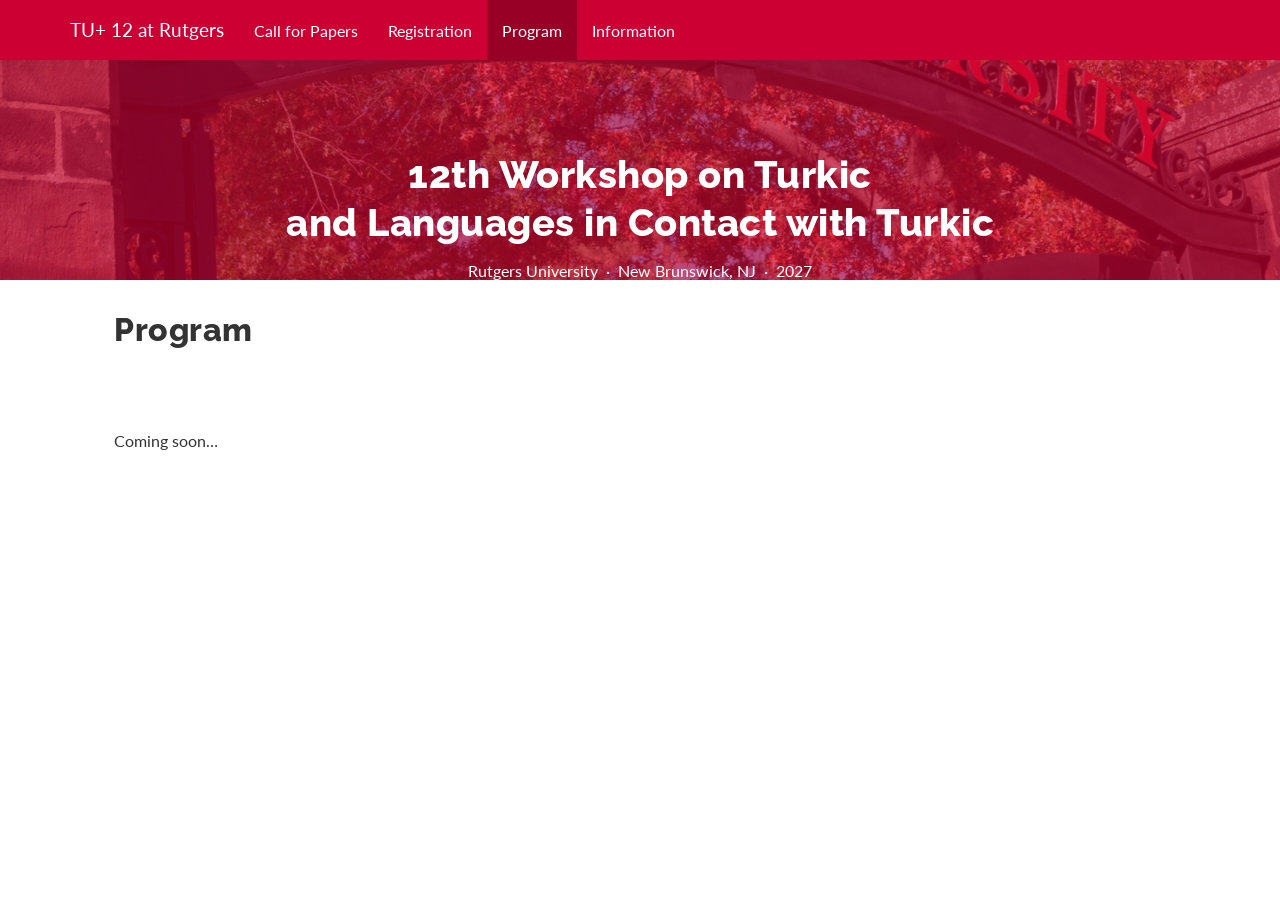
<file: program.html>
<!DOCTYPE html>

<html>

<head>

<meta charset="utf-8" />
<meta name="generator" content="pandoc" />
<meta http-equiv="X-UA-Compatible" content="IE=EDGE" />




<title>Program</title>

<script src="site_libs/header-attrs-2.32/header-attrs.js"></script>
<script src="site_libs/jquery-3.6.0/jquery-3.6.0.min.js"></script>
<meta name="viewport" content="width=device-width, initial-scale=1" />
<link href="site_libs/bootstrap-3.3.5/css/flatly.min.css" rel="stylesheet" />
<script src="site_libs/bootstrap-3.3.5/js/bootstrap.min.js"></script>
<script src="site_libs/bootstrap-3.3.5/shim/html5shiv.min.js"></script>
<script src="site_libs/bootstrap-3.3.5/shim/respond.min.js"></script>
<style>h1 {font-size: 34px;}
       h1.title {font-size: 38px;}
       h2 {font-size: 30px;}
       h3 {font-size: 24px;}
       h4 {font-size: 18px;}
       h5 {font-size: 16px;}
       h6 {font-size: 12px;}
       code {color: inherit; background-color: rgba(0, 0, 0, 0.04);}
       pre:not([class]) { background-color: white }</style>
<script src="site_libs/navigation-1.1/tabsets.js"></script>
<link href="site_libs/highlightjs-9.12.0/default.css" rel="stylesheet" />
<script src="site_libs/highlightjs-9.12.0/highlight.js"></script>

<style type="text/css">
  code{white-space: pre-wrap;}
  span.smallcaps{font-variant: small-caps;}
  span.underline{text-decoration: underline;}
  div.column{display: inline-block; vertical-align: top; width: 50%;}
  div.hanging-indent{margin-left: 1.5em; text-indent: -1.5em;}
  ul.task-list{list-style: none;}
    </style>

<style type="text/css">code{white-space: pre;}</style>
<script type="text/javascript">
if (window.hljs) {
  hljs.configure({languages: []});
  hljs.initHighlightingOnLoad();
  if (document.readyState && document.readyState === "complete") {
    window.setTimeout(function() { hljs.initHighlighting(); }, 0);
  }
}
</script>






<link rel="stylesheet" href="style.css" type="text/css" />



<style type = "text/css">
.main-container {
  max-width: 940px;
  margin-left: auto;
  margin-right: auto;
}
img {
  max-width:100%;
}
.tabbed-pane {
  padding-top: 12px;
}
.html-widget {
  margin-bottom: 20px;
}
button.code-folding-btn:focus {
  outline: none;
}
summary {
  display: list-item;
}
details > summary > p:only-child {
  display: inline;
}
pre code {
  padding: 0;
}
</style>


<style type="text/css">
.dropdown-submenu {
  position: relative;
}
.dropdown-submenu>.dropdown-menu {
  top: 0;
  left: 100%;
  margin-top: -6px;
  margin-left: -1px;
  border-radius: 0 6px 6px 6px;
}
.dropdown-submenu:hover>.dropdown-menu {
  display: block;
}
.dropdown-submenu>a:after {
  display: block;
  content: " ";
  float: right;
  width: 0;
  height: 0;
  border-color: transparent;
  border-style: solid;
  border-width: 5px 0 5px 5px;
  border-left-color: #cccccc;
  margin-top: 5px;
  margin-right: -10px;
}
.dropdown-submenu:hover>a:after {
  border-left-color: #adb5bd;
}
.dropdown-submenu.pull-left {
  float: none;
}
.dropdown-submenu.pull-left>.dropdown-menu {
  left: -100%;
  margin-left: 10px;
  border-radius: 6px 0 6px 6px;
}
</style>

<script type="text/javascript">
// manage active state of menu based on current page
$(document).ready(function () {
  // active menu anchor
  href = window.location.pathname
  href = href.substr(href.lastIndexOf('/') + 1)
  if (href === "")
    href = "index.html";
  var menuAnchor = $('a[href="' + href + '"]');

  // mark the anchor link active (and if it's in a dropdown, also mark that active)
  var dropdown = menuAnchor.closest('li.dropdown');
  if (window.bootstrap) { // Bootstrap 4+
    menuAnchor.addClass('active');
    dropdown.find('> .dropdown-toggle').addClass('active');
  } else { // Bootstrap 3
    menuAnchor.parent().addClass('active');
    dropdown.addClass('active');
  }

  // Navbar adjustments
  var navHeight = $(".navbar").first().height() + 15;
  var style = document.createElement('style');
  var pt = "padding-top: " + navHeight + "px; ";
  var mt = "margin-top: -" + navHeight + "px; ";
  var css = "";
  // offset scroll position for anchor links (for fixed navbar)
  for (var i = 1; i <= 6; i++) {
    css += ".section h" + i + "{ " + pt + mt + "}\n";
  }
  style.innerHTML = "body {" + pt + "padding-bottom: 40px; }\n" + css;
  document.head.appendChild(style);
});
</script>

<!-- tabsets -->

<style type="text/css">
.tabset-dropdown > .nav-tabs {
  display: inline-table;
  max-height: 500px;
  min-height: 44px;
  overflow-y: auto;
  border: 1px solid #ddd;
  border-radius: 4px;
}

.tabset-dropdown > .nav-tabs > li.active:before, .tabset-dropdown > .nav-tabs.nav-tabs-open:before {
  content: "\e259";
  font-family: 'Glyphicons Halflings';
  display: inline-block;
  padding: 10px;
  border-right: 1px solid #ddd;
}

.tabset-dropdown > .nav-tabs.nav-tabs-open > li.active:before {
  content: "\e258";
  font-family: 'Glyphicons Halflings';
  border: none;
}

.tabset-dropdown > .nav-tabs > li.active {
  display: block;
}

.tabset-dropdown > .nav-tabs > li > a,
.tabset-dropdown > .nav-tabs > li > a:focus,
.tabset-dropdown > .nav-tabs > li > a:hover {
  border: none;
  display: inline-block;
  border-radius: 4px;
  background-color: transparent;
}

.tabset-dropdown > .nav-tabs.nav-tabs-open > li {
  display: block;
  float: none;
}

.tabset-dropdown > .nav-tabs > li {
  display: none;
}
</style>

<!-- code folding -->




</head>

<body>


<div class="container-fluid main-container">




<div class="navbar navbar-default  navbar-fixed-top" role="navigation">
  <div class="container">
    <div class="navbar-header">
      <button type="button" class="navbar-toggle collapsed" data-toggle="collapse" data-bs-toggle="collapse" data-target="#navbar" data-bs-target="#navbar">
        <span class="icon-bar"></span>
        <span class="icon-bar"></span>
        <span class="icon-bar"></span>
      </button>
      <a class="navbar-brand" href="index.html">TU+ 12 at Rutgers</a>
    </div>
    <div id="navbar" class="navbar-collapse collapse">
      <ul class="nav navbar-nav">
        <li>
  <a href="callforpapers.html">Call for Papers</a>
</li>
<li>
  <a href="registration.html">Registration</a>
</li>
<li>
  <a href="program.html">Program</a>
</li>
<li>
  <a href="information.html">Information</a>
</li>
      </ul>
      <ul class="nav navbar-nav navbar-right">
        
      </ul>
    </div><!--/.nav-collapse -->
  </div><!--/.container -->
</div><!--/.navbar -->
<header class="site-banner" role="banner">
  <h1>12th Workshop on Turkic<br>and Languages in Contact with Turkic</h1>
  <p>Rutgers University &nbsp;·&nbsp; New Brunswick, NJ &nbsp;·&nbsp; 2027</p>
</header>

<div id="header">



<h1 class="title toc-ignore">Program</h1>

</div>


<p><br><br></p>
<p>Coming soon…</p>




</div>

<script>

// add bootstrap table styles to pandoc tables
function bootstrapStylePandocTables() {
  $('tr.odd').parent('tbody').parent('table').addClass('table table-condensed');
}
$(document).ready(function () {
  bootstrapStylePandocTables();
});


</script>

<!-- tabsets -->

<script>
$(document).ready(function () {
  window.buildTabsets("TOC");
});

$(document).ready(function () {
  $('.tabset-dropdown > .nav-tabs > li').click(function () {
    $(this).parent().toggleClass('nav-tabs-open');
  });
});
</script>

<!-- code folding -->


<!-- dynamically load mathjax for compatibility with self-contained -->
<script>
  (function () {
    var script = document.createElement("script");
    script.type = "text/javascript";
    script.src  = "https://mathjax.rstudio.com/latest/MathJax.js?config=TeX-AMS-MML_HTMLorMML";
    document.getElementsByTagName("head")[0].appendChild(script);
  })();
</script>

</body>
</html>
</file>
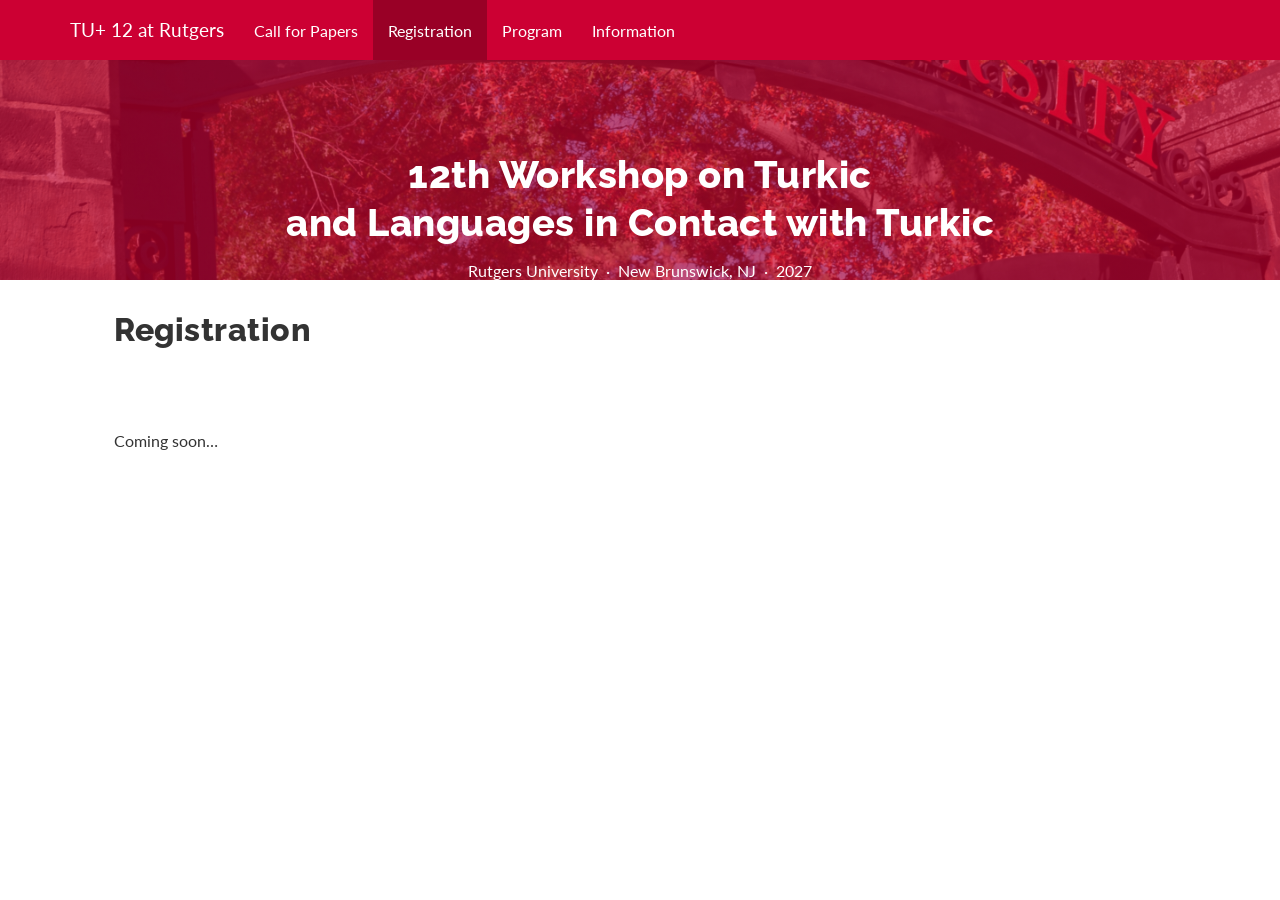
<file: registration.html>
<!DOCTYPE html>

<html>

<head>

<meta charset="utf-8" />
<meta name="generator" content="pandoc" />
<meta http-equiv="X-UA-Compatible" content="IE=EDGE" />




<title>Registration</title>

<script src="site_libs/header-attrs-2.32/header-attrs.js"></script>
<script src="site_libs/jquery-3.6.0/jquery-3.6.0.min.js"></script>
<meta name="viewport" content="width=device-width, initial-scale=1" />
<link href="site_libs/bootstrap-3.3.5/css/flatly.min.css" rel="stylesheet" />
<script src="site_libs/bootstrap-3.3.5/js/bootstrap.min.js"></script>
<script src="site_libs/bootstrap-3.3.5/shim/html5shiv.min.js"></script>
<script src="site_libs/bootstrap-3.3.5/shim/respond.min.js"></script>
<style>h1 {font-size: 34px;}
       h1.title {font-size: 38px;}
       h2 {font-size: 30px;}
       h3 {font-size: 24px;}
       h4 {font-size: 18px;}
       h5 {font-size: 16px;}
       h6 {font-size: 12px;}
       code {color: inherit; background-color: rgba(0, 0, 0, 0.04);}
       pre:not([class]) { background-color: white }</style>
<script src="site_libs/navigation-1.1/tabsets.js"></script>
<link href="site_libs/highlightjs-9.12.0/default.css" rel="stylesheet" />
<script src="site_libs/highlightjs-9.12.0/highlight.js"></script>

<style type="text/css">
  code{white-space: pre-wrap;}
  span.smallcaps{font-variant: small-caps;}
  span.underline{text-decoration: underline;}
  div.column{display: inline-block; vertical-align: top; width: 50%;}
  div.hanging-indent{margin-left: 1.5em; text-indent: -1.5em;}
  ul.task-list{list-style: none;}
    </style>

<style type="text/css">code{white-space: pre;}</style>
<script type="text/javascript">
if (window.hljs) {
  hljs.configure({languages: []});
  hljs.initHighlightingOnLoad();
  if (document.readyState && document.readyState === "complete") {
    window.setTimeout(function() { hljs.initHighlighting(); }, 0);
  }
}
</script>






<link rel="stylesheet" href="style.css" type="text/css" />



<style type = "text/css">
.main-container {
  max-width: 940px;
  margin-left: auto;
  margin-right: auto;
}
img {
  max-width:100%;
}
.tabbed-pane {
  padding-top: 12px;
}
.html-widget {
  margin-bottom: 20px;
}
button.code-folding-btn:focus {
  outline: none;
}
summary {
  display: list-item;
}
details > summary > p:only-child {
  display: inline;
}
pre code {
  padding: 0;
}
</style>


<style type="text/css">
.dropdown-submenu {
  position: relative;
}
.dropdown-submenu>.dropdown-menu {
  top: 0;
  left: 100%;
  margin-top: -6px;
  margin-left: -1px;
  border-radius: 0 6px 6px 6px;
}
.dropdown-submenu:hover>.dropdown-menu {
  display: block;
}
.dropdown-submenu>a:after {
  display: block;
  content: " ";
  float: right;
  width: 0;
  height: 0;
  border-color: transparent;
  border-style: solid;
  border-width: 5px 0 5px 5px;
  border-left-color: #cccccc;
  margin-top: 5px;
  margin-right: -10px;
}
.dropdown-submenu:hover>a:after {
  border-left-color: #adb5bd;
}
.dropdown-submenu.pull-left {
  float: none;
}
.dropdown-submenu.pull-left>.dropdown-menu {
  left: -100%;
  margin-left: 10px;
  border-radius: 6px 0 6px 6px;
}
</style>

<script type="text/javascript">
// manage active state of menu based on current page
$(document).ready(function () {
  // active menu anchor
  href = window.location.pathname
  href = href.substr(href.lastIndexOf('/') + 1)
  if (href === "")
    href = "index.html";
  var menuAnchor = $('a[href="' + href + '"]');

  // mark the anchor link active (and if it's in a dropdown, also mark that active)
  var dropdown = menuAnchor.closest('li.dropdown');
  if (window.bootstrap) { // Bootstrap 4+
    menuAnchor.addClass('active');
    dropdown.find('> .dropdown-toggle').addClass('active');
  } else { // Bootstrap 3
    menuAnchor.parent().addClass('active');
    dropdown.addClass('active');
  }

  // Navbar adjustments
  var navHeight = $(".navbar").first().height() + 15;
  var style = document.createElement('style');
  var pt = "padding-top: " + navHeight + "px; ";
  var mt = "margin-top: -" + navHeight + "px; ";
  var css = "";
  // offset scroll position for anchor links (for fixed navbar)
  for (var i = 1; i <= 6; i++) {
    css += ".section h" + i + "{ " + pt + mt + "}\n";
  }
  style.innerHTML = "body {" + pt + "padding-bottom: 40px; }\n" + css;
  document.head.appendChild(style);
});
</script>

<!-- tabsets -->

<style type="text/css">
.tabset-dropdown > .nav-tabs {
  display: inline-table;
  max-height: 500px;
  min-height: 44px;
  overflow-y: auto;
  border: 1px solid #ddd;
  border-radius: 4px;
}

.tabset-dropdown > .nav-tabs > li.active:before, .tabset-dropdown > .nav-tabs.nav-tabs-open:before {
  content: "\e259";
  font-family: 'Glyphicons Halflings';
  display: inline-block;
  padding: 10px;
  border-right: 1px solid #ddd;
}

.tabset-dropdown > .nav-tabs.nav-tabs-open > li.active:before {
  content: "\e258";
  font-family: 'Glyphicons Halflings';
  border: none;
}

.tabset-dropdown > .nav-tabs > li.active {
  display: block;
}

.tabset-dropdown > .nav-tabs > li > a,
.tabset-dropdown > .nav-tabs > li > a:focus,
.tabset-dropdown > .nav-tabs > li > a:hover {
  border: none;
  display: inline-block;
  border-radius: 4px;
  background-color: transparent;
}

.tabset-dropdown > .nav-tabs.nav-tabs-open > li {
  display: block;
  float: none;
}

.tabset-dropdown > .nav-tabs > li {
  display: none;
}
</style>

<!-- code folding -->




</head>

<body>


<div class="container-fluid main-container">




<div class="navbar navbar-default  navbar-fixed-top" role="navigation">
  <div class="container">
    <div class="navbar-header">
      <button type="button" class="navbar-toggle collapsed" data-toggle="collapse" data-bs-toggle="collapse" data-target="#navbar" data-bs-target="#navbar">
        <span class="icon-bar"></span>
        <span class="icon-bar"></span>
        <span class="icon-bar"></span>
      </button>
      <a class="navbar-brand" href="index.html">TU+ 12 at Rutgers</a>
    </div>
    <div id="navbar" class="navbar-collapse collapse">
      <ul class="nav navbar-nav">
        <li>
  <a href="callforpapers.html">Call for Papers</a>
</li>
<li>
  <a href="registration.html">Registration</a>
</li>
<li>
  <a href="program.html">Program</a>
</li>
<li>
  <a href="information.html">Information</a>
</li>
      </ul>
      <ul class="nav navbar-nav navbar-right">
        
      </ul>
    </div><!--/.nav-collapse -->
  </div><!--/.container -->
</div><!--/.navbar -->
<header class="site-banner" role="banner">
  <h1>12th Workshop on Turkic<br>and Languages in Contact with Turkic</h1>
  <p>Rutgers University &nbsp;·&nbsp; New Brunswick, NJ &nbsp;·&nbsp; 2027</p>
</header>

<div id="header">



<h1 class="title toc-ignore">Registration</h1>

</div>


<p><br><br></p>
<p>Coming soon…</p>




</div>

<script>

// add bootstrap table styles to pandoc tables
function bootstrapStylePandocTables() {
  $('tr.odd').parent('tbody').parent('table').addClass('table table-condensed');
}
$(document).ready(function () {
  bootstrapStylePandocTables();
});


</script>

<!-- tabsets -->

<script>
$(document).ready(function () {
  window.buildTabsets("TOC");
});

$(document).ready(function () {
  $('.tabset-dropdown > .nav-tabs > li').click(function () {
    $(this).parent().toggleClass('nav-tabs-open');
  });
});
</script>

<!-- code folding -->


<!-- dynamically load mathjax for compatibility with self-contained -->
<script>
  (function () {
    var script = document.createElement("script");
    script.type = "text/javascript";
    script.src  = "https://mathjax.rstudio.com/latest/MathJax.js?config=TeX-AMS-MML_HTMLorMML";
    document.getElementsByTagName("head")[0].appendChild(script);
  })();
</script>

</body>
</html>
</file>
<file: site_libs/highlightjs-9.12.0/default.css>
.hljs-literal {
  color: #990073;
}

.hljs-number {
  color: #099;
}

.hljs-comment {
  color: #998;
  font-style: italic;
}

.hljs-keyword {
  color: #900;
  font-weight: bold;
}

.hljs-string {
  color: #d14;
}
</file>
<file: style.css>
/* =========================================================
   Typography: Nanum Gothic (wider/stronger headings)
   ========================================================= */
@import url('https://fonts.googleapis.com/css?family=Lato:300,400&display=swap');
@import url('https://fonts.googleapis.com/css?family=Raleway:800&display=swap');

html, body {
  font-family: "Lato", sans-serif !important;
  font-weight: 400;
  font-size: 16px;
  line-height: 2;
  color: #333;
  background: #fff;
  padding-top: 0 !important;
  margin-top: 0 !important;
}

h1, h2, h3, h4, h5, h6 {
  font-family: "Raleway", sans-serif !important;
  font-weight: 800 !important;
  letter-spacing: 0.5px;
  padding-top: 0 !important;
  margin-top: 1em !important;   /* normal visible spacing above headings; adjust to taste */
  scroll-margin-top: 60px;      /* keeps anchor jumps from hiding under the navbar */

}

/* Title block on the page (not the TOC) */
h1.title { margin-bottom: .2rem; font-size: 2rem; }
.subtitle, .author, .date { color: #555; margin: .1rem 0; }

/* =========================================================
   Links (content area): red by default -> grey on hover
   ========================================================= */
.toc-content a:link,
a:link {
  color: #CC0033 !important;
  text-decoration: none;
}
.toc-content a:hover,
a:hover {
  color: #777 !important;
  text-decoration: none;
}
.toc-content a:visited,
a:visited {
  color: #CC0033 !important;
}

/* =========================================================
   ✨ Interaction & Motion Add-ons (non-destructive)
   – Paste BELOW your current CSS
   – Honors prefers-reduced-motion
   ========================================================= */

/* Smooth scrolling for in-page TOC jumps */
html {
  scroll-behavior: smooth;
}

/* Respect users who prefer reduced motion */
@media (prefers-reduced-motion: reduce) {
  html { scroll-behavior: auto; }
  * {
    animation-duration: 0.001ms !important;
    animation-iteration-count: 1 !important;
    transition-duration: 0.001ms !important;
    scroll-behavior: auto !important;
  }
}

/* --- 1) Gentle page fade-in on load --- */
@keyframes fadeInPage { from { opacity: 0 } to { opacity: 1 } }
body {
  opacity: 0;
  animation: fadeInPage 450ms ease-in forwards;
}

/* --- 2) Smooth link color changes (uses your existing colors) --- */
a,
#TOC.tocify .tocify-item > a,
#TOC.tocify .tocify-item > span {
  transition: color 200ms ease, transform 200ms ease, text-decoration-color 200ms ease;
}

/* Subtle slide on TOC item hover (keeps your color rules) */
#TOC.tocify .tocify-item > a:hover,
#TOC.tocify .tocify-item > span:hover {
  transform: translateX(4px);
}

/* --- 3) Headings highlight when navigated to (#hash targets) --- */
h1:target, h2:target, h3:target, h4:target, h5:target, h6:target {
  outline: 0; /* remove default focus ring if any */
  background-color: rgba(204, 0, 51, 0.08); /* light red wash; doesn't change your text colors */
  transition: background-color 600ms ease;
}

/* --- 4) Nicer focus for keyboard navigation (accessibility) --- */
a:focus-visible,
button:focus-visible,
[role="button"]:focus-visible {
  outline: 3px solid rgba(204, 0, 51, 0.45);
  outline-offset: 2px;
  border-radius: 4px;
  transition: outline-color 200ms ease, outline-offset 200ms ease;
}

/* --- 5) Images: subtle lift on hover (no color changes) --- */
.page-content img {
  display: block;
  max-width: 100%;
  height: auto;
  transition: transform 200ms ease, box-shadow 200ms ease;
}
.page-content img:hover {
  transform: translateY(-2px);
  box-shadow: 0 6px 16px rgba(0,0,0,0.08);
}

/* --- 6) Code blocks: soft glow on hover (non-intrusive) --- */
pre, code, pre code {
  transition: box-shadow 200ms ease, background-color 200ms ease;
}
pre:hover, code:hover {
  box-shadow: inset 0 0 0 1px rgba(0,0,0,0.06), 0 4px 12px rgba(0,0,0,0.06);
}

/* --- 7) Site banner;
         retain smooth transitions --- */
 .site-banner {
  transition: background-color 200ms ease, color 200ms ease, transform 200ms ease;
}
.site-banner:hover {
  transform: translateY(-1px);
}

/* Fade-up on scroll */
.reveal {
  opacity: 0;
  transform: translateY(20px);
  transition: opacity 600ms ease, transform 600ms ease;
}
.reveal.visible {
  opacity: 1;
  transform: translateY(0);
}

#backToTop {
  position: fixed;
  bottom: 30px;
  right: 30px;
  background: #CC0033;
  color: #fff;
  padding: 8px 12px;
  border-radius: 6px;
  cursor: pointer;
  font-size: 14px;
  opacity: 0;
  transition: opacity 300ms ease;
  z-index: 1000;
}
#backToTop.show { opacity: 1; }
#backToTop:hover { background: #777; }

h1, h2, h3 {
  position: relative;
}
h1::after, h2::after, h3::after {
  content: "";
  position: absolute;
  left: 0;
  bottom: -4px;
  width: 0;
  height: 3px;
  background: #CC0033;
  transition: width 0.4s ease;
}
h1:hover::after, h2:hover::after, h3:hover::after {
  width: 100%;
}

blockquote, pre {
  transition: transform 200ms ease, box-shadow 200ms ease;
}
blockquote:hover, pre:hover {
  transform: translateY(-2px);
  box-shadow: 0 6px 20px rgba(0,0,0,0.1);
}

::selection {
  background: #CC0033;
  color: #fff;
}

/* Fancy underline for links */
a {
  position: relative;
  color: #CC0033;             /* your default red */
  text-decoration: none;      /* remove default underline */
}

a::after {
  content: "";
  position: absolute;
  left: 0;
  bottom: -2px;               /* just below the text */
  width: 100%;
  height: 2px;
  background: currentColor;   /* matches text color */
  transform: scaleX(0);
  opacity: 0;
  transition: transform 0.3s ease, opacity 0.3s ease;
  transform-origin: left;
}

a:hover::after {
  transform: scaleX(1);
  opacity: 1;
}
/* =========================================================
   MULTI-PAGE SITE: shared header, banner, navigation, footer
   Use the same header/nav markup on each HTML page.
   ========================================================= */
:root { --rutgers-red: #CC0033; --page-width: 1100px; }
*, *::before, *::after { box-sizing: border-box; }
body { margin: 0; min-height: 100vh; display: flex; flex-direction: column; }
.site-header { background: #fff; border-bottom: 1px solid #e5e5e5; }
.site-header-inner { max-width: var(--page-width); margin: auto; padding: 16px 24px; display: flex; align-items: center; justify-content: space-between; gap: 20px; }
.site-brand { font-family: "Raleway", sans-serif; font-weight: 800; font-size: 1.35rem; line-height: 1.3; }
.site-banner {
  position: relative;
  min-height: 280px;

  display: flex;
  flex-direction: column;
  justify-content: center;
  align-items: center;

  text-align: center;
  padding: 40px 25px;

  background:
    linear-gradient(
      rgba(204, 0, 51, 0.65),
      rgba(204, 0, 51, 0.65)
    ),
    url("images/rutgers.jpg");

  background-size: cover;
  background-position: center 80%;

  color: #fff;
}
.site-banner h1 {color: #fff;margin: 0;font-size: clamp(1.8rem, 3vw, 2.4rem);line-height: 1.3; max-width: 1000px; transform: translateY(60px);}
.site-banner p { color: #fff; margin: 8px 0 0; transform: translateY(60px);}
.site-nav { background: #f7f7f7; border-bottom: 1px solid #e5e5e5; }
.site-nav-inner { max-width: var(--page-width); margin: auto; padding: 0 16px; display: flex; flex-wrap: wrap; align-items: center; gap: 4px; }
.site-nav a:link, .site-nav a:visited { display: inline-block; padding: 12px 14px; color: var(--rutgers-red) !important; font-weight: 600; line-height: 1.5; }
.site-nav a:hover, .site-nav a:focus-visible { color: #777 !important; background: #ededed; }
.site-nav a[aria-current="page"] { color: #333 !important; border-bottom: 3px solid var(--rutgers-red); }
.page-content { width: 100%; max-width: var(--page-width); margin: 0 auto; padding: 36px 24px 64px; flex: 1; }
.page-content > :first-child { margin-top: 0; }
.site-footer { background: #f7f7f7; border-top: 1px solid #e5e5e5; color: #555; text-align: center; padding: 20px 24px; font-size: .9rem; }
/* Avoid decorative underline on layout/navigation links */
.site-nav a::after, .site-brand a::after, .site-footer a::after, #backToTop::after { content: none; }
.site-brand a:link, .site-brand a:visited { color: var(--rutgers-red) !important; }
.site-banner a:link, .site-banner a:visited { color: #fff !important; }
@media (max-width: 650px) {
  .site-header-inner { flex-direction: column; align-items: flex-start; }
  .site-banner { padding: 28px 18px; }
  .site-nav-inner { padding: 4px 10px; }
  .site-nav a:link, .site-nav a:visited { padding: 9px 10px; }
  .page-content { padding: 26px 18px 48px; }
}

/* Optional legacy one-page TOC (add class="legacy-onepage" to body) */
/* =========================================================
   Floating TOC container
   ========================================================= */
body.legacy-onepage #TOC.tocify, body.legacy-onepage div#TOC.tocify {
  background: #f7f7f7;
  border-right: 1px solid #e5e5e5;
  padding: 20px 18px;
}
body.legacy-onepage .toc-content {           /* keep main content from sitting under the TOC */
  padding-left: 24px;
  max-width: 900px;
}

/* TOC items: red default -> grey on hover */
body.legacy-onepage #TOC.tocify .tocify-item > a,
body.legacy-onepage #TOC.tocify .tocify-item > span {
  color: #CC0033 !important;
  font-weight: 600;
  text-decoration: none;
}
body.legacy-onepage #TOC.tocify .tocify-item > a:hover,
body.legacy-onepage #TOC.tocify .tocify-item > span:hover {
  color: #777 !important;
  text-decoration: underline;
}

/* Active section in TOC (optional: keep red or set grey).
   If you want active to be grey, uncomment the next block. */
/*
body.legacy-onepage #TOC.tocify .tocify-focus > a,
body.legacy-onepage #TOC.tocify .tocify-focus > span {
  color: #777 !important;
  font-weight: 700 !important;
}
*/

/* =========================================================
   TOC "banner" (YAML title/subtitle injected into sidebar)
   - Default grey; turns RED on hover
   - Kill any nested blue boxes
   ========================================================= */
/* Normalize any header/title wrappers used by the template */
body.legacy-onepage #TOC .tocify-header,
body.legacy-onepage #TOC .tocify-title,
body.legacy-onepage #TOC .tocify > .tocify-header,
body.legacy-onepage #TOC .tocify > .tocify-title {
  background: #CC0033 !important;     /* default grey */
  color: #fff !important;
  border: none !important;
  padding: 12px 14px;
}

/* Remove inner dark/navy rectangles if they exist */
body.legacy-onepage #TOC .tocify-header * ,
body.legacy-onepage #TOC .tocify-title * {
  background: transparent !important;
  color: inherit !important;
  border: none !important;
}

/* Hover the banner -> RED */
body.legacy-onepage #TOC .tocify-header:hover,
body.legacy-onepage #TOC .tocify-title:hover {
  background: #aaa !important;
  color: #fff !important;
}

/* Some Rmd themes render the banner inside .well/.card-header — neutralize them */
body.legacy-onepage #TOC .well, body.legacy-onepage #TOC .card-header {
  background-color: transparent !important;
  color: inherit !important;
  border: none !important;
}


/* R Markdown website compatibility */
body { display: block; padding-top: 50px; }
.navbar-default, .navbar { background: #CC0033 !important; border-color: #CC0033 !important; border-radius: 0; }
.navbar-default .navbar-brand, .navbar-default .navbar-brand:link,
.navbar-default .navbar-brand:visited,
.navbar-default .navbar-nav > li > a,
.navbar-default .navbar-nav > li > a:link,
.navbar-default .navbar-nav > li > a:visited { color: #fff !important; }
.navbar-default .navbar-nav > li > a:hover,
.navbar-default .navbar-nav > .active > a,
.navbar-default .navbar-nav > .active > a:hover { background: #990026 !important; color: #fff !important; }
.navbar-default .navbar-toggle .icon-bar { background-color: #fff; }
.navbar-default .navbar-toggle { border-color: rgba(255,255,255,.6); }
.navbar a::after { display: none; }
/* Shared banner injected by includes: before_body */
.site-banner { margin: 0 calc(50% - 50vw) 30px; }
.site-banner h1::after { display: none; }
.site-banner h1 { line-height: 1.25; }
.main-container { max-width: 1100px !important; padding-left: 24px; padding-right: 24px; }
.main-container > .site-banner { margin-left: calc(50% - 50vw); margin-right: calc(50% - 50vw); }
@media (max-width: 767px) { body { padding-top: 50px; } .site-banner { padding: 30px 16px; } }
</file>
<file: site_libs/bootstrap-3.3.5/css/flatly.min.css>
@font-face {
  font-family: 'Lato';
  font-style: normal;
  font-weight: 400;
  src: url(fonts/Lato.ttf) format('truetype');
}
@font-face {
  font-family: 'Lato';
  font-style: normal;
  font-weight: 700;
  src: url(fonts/LatoBold.ttf) format('truetype');
}
@font-face {
  font-family: 'Lato';
  font-style: italic;
  font-weight: 400;
  src: url(fonts/LatoItalic.ttf) format('truetype');
}

/*!
 * bootswatch v3.3.6
 * Homepage: http://bootswatch.com
 * Copyright 2012-2015 Thomas Park
 * Licensed under MIT
 * Based on Bootstrap
*//*!
 * Bootstrap v3.3.6 (http://getbootstrap.com)
 * Copyright 2011-2015 Twitter, Inc.
 * Licensed under MIT (https://github.com/twbs/bootstrap/blob/master/LICENSE)
 *//*! normalize.css v3.0.3 | MIT License | github.com/necolas/normalize.css */html{font-family:sans-serif;-ms-text-size-adjust:100%;-webkit-text-size-adjust:100%}body{margin:0}article,aside,details,figcaption,figure,footer,header,hgroup,main,menu,nav,section,summary{display:block}audio,canvas,progress,video{display:inline-block;vertical-align:baseline}audio:not([controls]){display:none;height:0}[hidden],template{display:none}a{background-color:transparent}a:active,a:hover{outline:0}abbr[title]{border-bottom:1px dotted}b,strong{font-weight:bold}dfn{font-style:italic}h1{font-size:2em;margin:0.67em 0}mark{background:#ff0;color:#000}small{font-size:80%}sub,sup{font-size:75%;line-height:0;position:relative;vertical-align:baseline}sup{top:-0.5em}sub{bottom:-0.25em}img{border:0}svg:not(:root){overflow:hidden}figure{margin:1em 40px}hr{-webkit-box-sizing:content-box;-moz-box-sizing:content-box;box-sizing:content-box;height:0}pre{overflow:auto}code,kbd,pre,samp{font-family:monospace, monospace;font-size:1em}button,input,optgroup,select,textarea{color:inherit;font:inherit;margin:0}button{overflow:visible}button,select{text-transform:none}button,html input[type="button"],input[type="reset"],input[type="submit"]{-webkit-appearance:button;cursor:pointer}button[disabled],html input[disabled]{cursor:default}button::-moz-focus-inner,input::-moz-focus-inner{border:0;padding:0}input{line-height:normal}input[type="checkbox"],input[type="radio"]{-webkit-box-sizing:border-box;-moz-box-sizing:border-box;box-sizing:border-box;padding:0}input[type="number"]::-webkit-inner-spin-button,input[type="number"]::-webkit-outer-spin-button{height:auto}input[type="search"]{-webkit-appearance:textfield;-webkit-box-sizing:content-box;-moz-box-sizing:content-box;box-sizing:content-box}input[type="search"]::-webkit-search-cancel-button,input[type="search"]::-webkit-search-decoration{-webkit-appearance:none}fieldset{border:1px solid #c0c0c0;margin:0 2px;padding:0.35em 0.625em 0.75em}legend{border:0;padding:0}textarea{overflow:auto}optgroup{font-weight:bold}table{border-collapse:collapse;border-spacing:0}td,th{padding:0}/*! Source: https://github.com/h5bp/html5-boilerplate/blob/master/src/css/main.css */@media print{*,*:before,*:after{background:transparent !important;color:#000 !important;-webkit-box-shadow:none !important;box-shadow:none !important;text-shadow:none !important}a,a:visited{text-decoration:underline}a[href]:after{content:" (" attr(href) ")"}abbr[title]:after{content:" (" attr(title) ")"}a[href^="#"]:after,a[href^="javascript:"]:after{content:""}pre,blockquote{border:1px solid #999;page-break-inside:avoid}thead{display:table-header-group}tr,img{page-break-inside:avoid}img{max-width:100% !important}p,h2,h3{orphans:3;widows:3}h2,h3{page-break-after:avoid}.navbar{display:none}.btn>.caret,.dropup>.btn>.caret{border-top-color:#000 !important}.label{border:1px solid #000}.table{border-collapse:collapse !important}.table td,.table th{background-color:#fff !important}.table-bordered th,.table-bordered td{border:1px solid #ddd !important}}@font-face{font-family:'Glyphicons Halflings';src:url('../fonts/glyphicons-halflings-regular.eot');src:url('../fonts/glyphicons-halflings-regular.eot?#iefix') format('embedded-opentype'),url('../fonts/glyphicons-halflings-regular.woff') format('woff'),url('../fonts/glyphicons-halflings-regular.ttf') format('truetype'),url('../fonts/glyphicons-halflings-regular.svg#glyphicons_halflingsregular') format('svg')}.glyphicon{position:relative;top:1px;display:inline-block;font-family:'Glyphicons Halflings';font-style:normal;font-weight:normal;line-height:1;-webkit-font-smoothing:antialiased;-moz-osx-font-smoothing:grayscale}.glyphicon-asterisk:before{content:"\002a"}.glyphicon-plus:before{content:"\002b"}.glyphicon-euro:before,.glyphicon-eur:before{content:"\20ac"}.glyphicon-minus:before{content:"\2212"}.glyphicon-cloud:before{content:"\2601"}.glyphicon-envelope:before{content:"\2709"}.glyphicon-pencil:before{content:"\270f"}.glyphicon-glass:before{content:"\e001"}.glyphicon-music:before{content:"\e002"}.glyphicon-search:before{content:"\e003"}.glyphicon-heart:before{content:"\e005"}.glyphicon-star:before{content:"\e006"}.glyphicon-star-empty:before{content:"\e007"}.glyphicon-user:before{content:"\e008"}.glyphicon-film:before{content:"\e009"}.glyphicon-th-large:before{content:"\e010"}.glyphicon-th:before{content:"\e011"}.glyphicon-th-list:before{content:"\e012"}.glyphicon-ok:before{content:"\e013"}.glyphicon-remove:before{content:"\e014"}.glyphicon-zoom-in:before{content:"\e015"}.glyphicon-zoom-out:before{content:"\e016"}.glyphicon-off:before{content:"\e017"}.glyphicon-signal:before{content:"\e018"}.glyphicon-cog:before{content:"\e019"}.glyphicon-trash:before{content:"\e020"}.glyphicon-home:before{content:"\e021"}.glyphicon-file:before{content:"\e022"}.glyphicon-time:before{content:"\e023"}.glyphicon-road:before{content:"\e024"}.glyphicon-download-alt:before{content:"\e025"}.glyphicon-download:before{content:"\e026"}.glyphicon-upload:before{content:"\e027"}.glyphicon-inbox:before{content:"\e028"}.glyphicon-play-circle:before{content:"\e029"}.glyphicon-repeat:before{content:"\e030"}.glyphicon-refresh:before{content:"\e031"}.glyphicon-list-alt:before{content:"\e032"}.glyphicon-lock:before{content:"\e033"}.glyphicon-flag:before{content:"\e034"}.glyphicon-headphones:before{content:"\e035"}.glyphicon-volume-off:before{content:"\e036"}.glyphicon-volume-down:before{content:"\e037"}.glyphicon-volume-up:before{content:"\e038"}.glyphicon-qrcode:before{content:"\e039"}.glyphicon-barcode:before{content:"\e040"}.glyphicon-tag:before{content:"\e041"}.glyphicon-tags:before{content:"\e042"}.glyphicon-book:before{content:"\e043"}.glyphicon-bookmark:before{content:"\e044"}.glyphicon-print:before{content:"\e045"}.glyphicon-camera:before{content:"\e046"}.glyphicon-font:before{content:"\e047"}.glyphicon-bold:before{content:"\e048"}.glyphicon-italic:before{content:"\e049"}.glyphicon-text-height:before{content:"\e050"}.glyphicon-text-width:before{content:"\e051"}.glyphicon-align-left:before{content:"\e052"}.glyphicon-align-center:before{content:"\e053"}.glyphicon-align-right:before{content:"\e054"}.glyphicon-align-justify:before{content:"\e055"}.glyphicon-list:before{content:"\e056"}.glyphicon-indent-left:before{content:"\e057"}.glyphicon-indent-right:before{content:"\e058"}.glyphicon-facetime-video:before{content:"\e059"}.glyphicon-picture:before{content:"\e060"}.glyphicon-map-marker:before{content:"\e062"}.glyphicon-adjust:before{content:"\e063"}.glyphicon-tint:before{content:"\e064"}.glyphicon-edit:before{content:"\e065"}.glyphicon-share:before{content:"\e066"}.glyphicon-check:before{content:"\e067"}.glyphicon-move:before{content:"\e068"}.glyphicon-step-backward:before{content:"\e069"}.glyphicon-fast-backward:before{content:"\e070"}.glyphicon-backward:before{content:"\e071"}.glyphicon-play:before{content:"\e072"}.glyphicon-pause:before{content:"\e073"}.glyphicon-stop:before{content:"\e074"}.glyphicon-forward:before{content:"\e075"}.glyphicon-fast-forward:before{content:"\e076"}.glyphicon-step-forward:before{content:"\e077"}.glyphicon-eject:before{content:"\e078"}.glyphicon-chevron-left:before{content:"\e079"}.glyphicon-chevron-right:before{content:"\e080"}.glyphicon-plus-sign:before{content:"\e081"}.glyphicon-minus-sign:before{content:"\e082"}.glyphicon-remove-sign:before{content:"\e083"}.glyphicon-ok-sign:before{content:"\e084"}.glyphicon-question-sign:before{content:"\e085"}.glyphicon-info-sign:before{content:"\e086"}.glyphicon-screenshot:before{content:"\e087"}.glyphicon-remove-circle:before{content:"\e088"}.glyphicon-ok-circle:before{content:"\e089"}.glyphicon-ban-circle:before{content:"\e090"}.glyphicon-arrow-left:before{content:"\e091"}.glyphicon-arrow-right:before{content:"\e092"}.glyphicon-arrow-up:before{content:"\e093"}.glyphicon-arrow-down:before{content:"\e094"}.glyphicon-share-alt:before{content:"\e095"}.glyphicon-resize-full:before{content:"\e096"}.glyphicon-resize-small:before{content:"\e097"}.glyphicon-exclamation-sign:before{content:"\e101"}.glyphicon-gift:before{content:"\e102"}.glyphicon-leaf:before{content:"\e103"}.glyphicon-fire:before{content:"\e104"}.glyphicon-eye-open:before{content:"\e105"}.glyphicon-eye-close:before{content:"\e106"}.glyphicon-warning-sign:before{content:"\e107"}.glyphicon-plane:before{content:"\e108"}.glyphicon-calendar:before{content:"\e109"}.glyphicon-random:before{content:"\e110"}.glyphicon-comment:before{content:"\e111"}.glyphicon-magnet:before{content:"\e112"}.glyphicon-chevron-up:before{content:"\e113"}.glyphicon-chevron-down:before{content:"\e114"}.glyphicon-retweet:before{content:"\e115"}.glyphicon-shopping-cart:before{content:"\e116"}.glyphicon-folder-close:before{content:"\e117"}.glyphicon-folder-open:before{content:"\e118"}.glyphicon-resize-vertical:before{content:"\e119"}.glyphicon-resize-horizontal:before{content:"\e120"}.glyphicon-hdd:before{content:"\e121"}.glyphicon-bullhorn:before{content:"\e122"}.glyphicon-bell:before{content:"\e123"}.glyphicon-certificate:before{content:"\e124"}.glyphicon-thumbs-up:before{content:"\e125"}.glyphicon-thumbs-down:before{content:"\e126"}.glyphicon-hand-right:before{content:"\e127"}.glyphicon-hand-left:before{content:"\e128"}.glyphicon-hand-up:before{content:"\e129"}.glyphicon-hand-down:before{content:"\e130"}.glyphicon-circle-arrow-right:before{content:"\e131"}.glyphicon-circle-arrow-left:before{content:"\e132"}.glyphicon-circle-arrow-up:before{content:"\e133"}.glyphicon-circle-arrow-down:before{content:"\e134"}.glyphicon-globe:before{content:"\e135"}.glyphicon-wrench:before{content:"\e136"}.glyphicon-tasks:before{content:"\e137"}.glyphicon-filter:before{content:"\e138"}.glyphicon-briefcase:before{content:"\e139"}.glyphicon-fullscreen:before{content:"\e140"}.glyphicon-dashboard:before{content:"\e141"}.glyphicon-paperclip:before{content:"\e142"}.glyphicon-heart-empty:before{content:"\e143"}.glyphicon-link:before{content:"\e144"}.glyphicon-phone:before{content:"\e145"}.glyphicon-pushpin:before{content:"\e146"}.glyphicon-usd:before{content:"\e148"}.glyphicon-gbp:before{content:"\e149"}.glyphicon-sort:before{content:"\e150"}.glyphicon-sort-by-alphabet:before{content:"\e151"}.glyphicon-sort-by-alphabet-alt:before{content:"\e152"}.glyphicon-sort-by-order:before{content:"\e153"}.glyphicon-sort-by-order-alt:before{content:"\e154"}.glyphicon-sort-by-attributes:before{content:"\e155"}.glyphicon-sort-by-attributes-alt:before{content:"\e156"}.glyphicon-unchecked:before{content:"\e157"}.glyphicon-expand:before{content:"\e158"}.glyphicon-collapse-down:before{content:"\e159"}.glyphicon-collapse-up:before{content:"\e160"}.glyphicon-log-in:before{content:"\e161"}.glyphicon-flash:before{content:"\e162"}.glyphicon-log-out:before{content:"\e163"}.glyphicon-new-window:before{content:"\e164"}.glyphicon-record:before{content:"\e165"}.glyphicon-save:before{content:"\e166"}.glyphicon-open:before{content:"\e167"}.glyphicon-saved:before{content:"\e168"}.glyphicon-import:before{content:"\e169"}.glyphicon-export:before{content:"\e170"}.glyphicon-send:before{content:"\e171"}.glyphicon-floppy-disk:before{content:"\e172"}.glyphicon-floppy-saved:before{content:"\e173"}.glyphicon-floppy-remove:before{content:"\e174"}.glyphicon-floppy-save:before{content:"\e175"}.glyphicon-floppy-open:before{content:"\e176"}.glyphicon-credit-card:before{content:"\e177"}.glyphicon-transfer:before{content:"\e178"}.glyphicon-cutlery:before{content:"\e179"}.glyphicon-header:before{content:"\e180"}.glyphicon-compressed:before{content:"\e181"}.glyphicon-earphone:before{content:"\e182"}.glyphicon-phone-alt:before{content:"\e183"}.glyphicon-tower:before{content:"\e184"}.glyphicon-stats:before{content:"\e185"}.glyphicon-sd-video:before{content:"\e186"}.glyphicon-hd-video:before{content:"\e187"}.glyphicon-subtitles:before{content:"\e188"}.glyphicon-sound-stereo:before{content:"\e189"}.glyphicon-sound-dolby:before{content:"\e190"}.glyphicon-sound-5-1:before{content:"\e191"}.glyphicon-sound-6-1:before{content:"\e192"}.glyphicon-sound-7-1:before{content:"\e193"}.glyphicon-copyright-mark:before{content:"\e194"}.glyphicon-registration-mark:before{content:"\e195"}.glyphicon-cloud-download:before{content:"\e197"}.glyphicon-cloud-upload:before{content:"\e198"}.glyphicon-tree-conifer:before{content:"\e199"}.glyphicon-tree-deciduous:before{content:"\e200"}.glyphicon-cd:before{content:"\e201"}.glyphicon-save-file:before{content:"\e202"}.glyphicon-open-file:before{content:"\e203"}.glyphicon-level-up:before{content:"\e204"}.glyphicon-copy:before{content:"\e205"}.glyphicon-paste:before{content:"\e206"}.glyphicon-alert:before{content:"\e209"}.glyphicon-equalizer:before{content:"\e210"}.glyphicon-king:before{content:"\e211"}.glyphicon-queen:before{content:"\e212"}.glyphicon-pawn:before{content:"\e213"}.glyphicon-bishop:before{content:"\e214"}.glyphicon-knight:before{content:"\e215"}.glyphicon-baby-formula:before{content:"\e216"}.glyphicon-tent:before{content:"\26fa"}.glyphicon-blackboard:before{content:"\e218"}.glyphicon-bed:before{content:"\e219"}.glyphicon-apple:before{content:"\f8ff"}.glyphicon-erase:before{content:"\e221"}.glyphicon-hourglass:before{content:"\231b"}.glyphicon-lamp:before{content:"\e223"}.glyphicon-duplicate:before{content:"\e224"}.glyphicon-piggy-bank:before{content:"\e225"}.glyphicon-scissors:before{content:"\e226"}.glyphicon-bitcoin:before{content:"\e227"}.glyphicon-btc:before{content:"\e227"}.glyphicon-xbt:before{content:"\e227"}.glyphicon-yen:before{content:"\00a5"}.glyphicon-jpy:before{content:"\00a5"}.glyphicon-ruble:before{content:"\20bd"}.glyphicon-rub:before{content:"\20bd"}.glyphicon-scale:before{content:"\e230"}.glyphicon-ice-lolly:before{content:"\e231"}.glyphicon-ice-lolly-tasted:before{content:"\e232"}.glyphicon-education:before{content:"\e233"}.glyphicon-option-horizontal:before{content:"\e234"}.glyphicon-option-vertical:before{content:"\e235"}.glyphicon-menu-hamburger:before{content:"\e236"}.glyphicon-modal-window:before{content:"\e237"}.glyphicon-oil:before{content:"\e238"}.glyphicon-grain:before{content:"\e239"}.glyphicon-sunglasses:before{content:"\e240"}.glyphicon-text-size:before{content:"\e241"}.glyphicon-text-color:before{content:"\e242"}.glyphicon-text-background:before{content:"\e243"}.glyphicon-object-align-top:before{content:"\e244"}.glyphicon-object-align-bottom:before{content:"\e245"}.glyphicon-object-align-horizontal:before{content:"\e246"}.glyphicon-object-align-left:before{content:"\e247"}.glyphicon-object-align-vertical:before{content:"\e248"}.glyphicon-object-align-right:before{content:"\e249"}.glyphicon-triangle-right:before{content:"\e250"}.glyphicon-triangle-left:before{content:"\e251"}.glyphicon-triangle-bottom:before{content:"\e252"}.glyphicon-triangle-top:before{content:"\e253"}.glyphicon-console:before{content:"\e254"}.glyphicon-superscript:before{content:"\e255"}.glyphicon-subscript:before{content:"\e256"}.glyphicon-menu-left:before{content:"\e257"}.glyphicon-menu-right:before{content:"\e258"}.glyphicon-menu-down:before{content:"\e259"}.glyphicon-menu-up:before{content:"\e260"}*{-webkit-box-sizing:border-box;-moz-box-sizing:border-box;box-sizing:border-box}*:before,*:after{-webkit-box-sizing:border-box;-moz-box-sizing:border-box;box-sizing:border-box}html{font-size:10px;-webkit-tap-highlight-color:rgba(0,0,0,0)}body{font-family:"Lato","Helvetica Neue",Helvetica,Arial,sans-serif;font-size:15px;line-height:1.42857143;color:#2c3e50;background-color:#ffffff}input,button,select,textarea{font-family:inherit;font-size:inherit;line-height:inherit}a{color:#18bc9c;text-decoration:none}a:hover,a:focus{color:#18bc9c;text-decoration:underline}a:focus{outline:thin dotted;outline:5px auto -webkit-focus-ring-color;outline-offset:-2px}figure{margin:0}img{vertical-align:middle}.img-responsive,.thumbnail>img,.thumbnail a>img,.carousel-inner>.item>img,.carousel-inner>.item>a>img{display:block;max-width:100%;height:auto}.img-rounded{border-radius:6px}.img-thumbnail{padding:4px;line-height:1.42857143;background-color:#ffffff;border:1px solid #ecf0f1;border-radius:4px;-webkit-transition:all .2s ease-in-out;-o-transition:all .2s ease-in-out;transition:all .2s ease-in-out;display:inline-block;max-width:100%;height:auto}.img-circle{border-radius:50%}hr{margin-top:21px;margin-bottom:21px;border:0;border-top:1px solid #ecf0f1}.sr-only{position:absolute;width:1px;height:1px;margin:-1px;padding:0;overflow:hidden;clip:rect(0, 0, 0, 0);border:0}.sr-only-focusable:active,.sr-only-focusable:focus{position:static;width:auto;height:auto;margin:0;overflow:visible;clip:auto}[role="button"]{cursor:pointer}h1,h2,h3,h4,h5,h6,.h1,.h2,.h3,.h4,.h5,.h6{font-family:"Lato","Helvetica Neue",Helvetica,Arial,sans-serif;font-weight:400;line-height:1.1;color:inherit}h1 small,h2 small,h3 small,h4 small,h5 small,h6 small,.h1 small,.h2 small,.h3 small,.h4 small,.h5 small,.h6 small,h1 .small,h2 .small,h3 .small,h4 .small,h5 .small,h6 .small,.h1 .small,.h2 .small,.h3 .small,.h4 .small,.h5 .small,.h6 .small{font-weight:normal;line-height:1;color:#b4bcc2}h1,.h1,h2,.h2,h3,.h3{margin-top:21px;margin-bottom:10.5px}h1 small,.h1 small,h2 small,.h2 small,h3 small,.h3 small,h1 .small,.h1 .small,h2 .small,.h2 .small,h3 .small,.h3 .small{font-size:65%}h4,.h4,h5,.h5,h6,.h6{margin-top:10.5px;margin-bottom:10.5px}h4 small,.h4 small,h5 small,.h5 small,h6 small,.h6 small,h4 .small,.h4 .small,h5 .small,.h5 .small,h6 .small,.h6 .small{font-size:75%}h1,.h1{font-size:39px}h2,.h2{font-size:32px}h3,.h3{font-size:26px}h4,.h4{font-size:19px}h5,.h5{font-size:15px}h6,.h6{font-size:13px}p{margin:0 0 10.5px}.lead{margin-bottom:21px;font-size:17px;font-weight:300;line-height:1.4}@media (min-width:768px){.lead{font-size:22.5px}}small,.small{font-size:86%}mark,.mark{background-color:#f39c12;padding:.2em}.text-left{text-align:left}.text-right{text-align:right}.text-center{text-align:center}.text-justify{text-align:justify}.text-nowrap{white-space:nowrap}.text-lowercase{text-transform:lowercase}.text-uppercase{text-transform:uppercase}.text-capitalize{text-transform:capitalize}.text-muted{color:#b4bcc2}.text-primary{color:#2c3e50}a.text-primary:hover,a.text-primary:focus{color:#1a242f}.text-success{color:#ffffff}a.text-success:hover,a.text-success:focus{color:#e6e6e6}.text-info{color:#ffffff}a.text-info:hover,a.text-info:focus{color:#e6e6e6}.text-warning{color:#ffffff}a.text-warning:hover,a.text-warning:focus{color:#e6e6e6}.text-danger{color:#ffffff}a.text-danger:hover,a.text-danger:focus{color:#e6e6e6}.bg-primary{color:#fff;background-color:#2c3e50}a.bg-primary:hover,a.bg-primary:focus{background-color:#1a242f}.bg-success{background-color:#18bc9c}a.bg-success:hover,a.bg-success:focus{background-color:#128f76}.bg-info{background-color:#3498db}a.bg-info:hover,a.bg-info:focus{background-color:#217dbb}.bg-warning{background-color:#f39c12}a.bg-warning:hover,a.bg-warning:focus{background-color:#c87f0a}.bg-danger{background-color:#e74c3c}a.bg-danger:hover,a.bg-danger:focus{background-color:#d62c1a}.page-header{padding-bottom:9.5px;margin:42px 0 21px;border-bottom:1px solid transparent}ul,ol{margin-top:0;margin-bottom:10.5px}ul ul,ol ul,ul ol,ol ol{margin-bottom:0}.list-unstyled{padding-left:0;list-style:none}.list-inline{padding-left:0;list-style:none;margin-left:-5px}.list-inline>li{display:inline-block;padding-left:5px;padding-right:5px}dl{margin-top:0;margin-bottom:21px}dt,dd{line-height:1.42857143}dt{font-weight:bold}dd{margin-left:0}@media (min-width:768px){.dl-horizontal dt{float:left;width:160px;clear:left;text-align:right;overflow:hidden;text-overflow:ellipsis;white-space:nowrap}.dl-horizontal dd{margin-left:180px}}abbr[title],abbr[data-original-title]{cursor:help;border-bottom:1px dotted #b4bcc2}.initialism{font-size:90%;text-transform:uppercase}blockquote{padding:10.5px 21px;margin:0 0 21px;font-size:18.75px;border-left:5px solid #ecf0f1}blockquote p:last-child,blockquote ul:last-child,blockquote ol:last-child{margin-bottom:0}blockquote footer,blockquote small,blockquote .small{display:block;font-size:80%;line-height:1.42857143;color:#b4bcc2}blockquote footer:before,blockquote small:before,blockquote .small:before{content:'\2014 \00A0'}.blockquote-reverse,blockquote.pull-right{padding-right:15px;padding-left:0;border-right:5px solid #ecf0f1;border-left:0;text-align:right}.blockquote-reverse footer:before,blockquote.pull-right footer:before,.blockquote-reverse small:before,blockquote.pull-right small:before,.blockquote-reverse .small:before,blockquote.pull-right .small:before{content:''}.blockquote-reverse footer:after,blockquote.pull-right footer:after,.blockquote-reverse small:after,blockquote.pull-right small:after,.blockquote-reverse .small:after,blockquote.pull-right .small:after{content:'\00A0 \2014'}address{margin-bottom:21px;font-style:normal;line-height:1.42857143}code,kbd,pre,samp{font-family:monospace}code{padding:2px 4px;font-size:90%;color:#c7254e;background-color:#f9f2f4;border-radius:4px}kbd{padding:2px 4px;font-size:90%;color:#ffffff;background-color:#333333;border-radius:3px;-webkit-box-shadow:inset 0 -1px 0 rgba(0,0,0,0.25);box-shadow:inset 0 -1px 0 rgba(0,0,0,0.25)}kbd kbd{padding:0;font-size:100%;font-weight:bold;-webkit-box-shadow:none;box-shadow:none}pre{display:block;padding:10px;margin:0 0 10.5px;font-size:14px;line-height:1.42857143;word-break:break-all;word-wrap:break-word;color:#7b8a8b;background-color:#ecf0f1;border:1px solid #cccccc;border-radius:4px}pre code{padding:0;font-size:inherit;color:inherit;white-space:pre-wrap;background-color:transparent;border-radius:0}.pre-scrollable{max-height:340px;overflow-y:scroll}.container{margin-right:auto;margin-left:auto;padding-left:15px;padding-right:15px}@media (min-width:768px){.container{width:750px}}@media (min-width:992px){.container{width:970px}}@media (min-width:1200px){.container{width:1170px}}.container-fluid{margin-right:auto;margin-left:auto;padding-left:15px;padding-right:15px}.row{margin-left:-15px;margin-right:-15px}.col-xs-1,.col-sm-1,.col-md-1,.col-lg-1,.col-xs-2,.col-sm-2,.col-md-2,.col-lg-2,.col-xs-3,.col-sm-3,.col-md-3,.col-lg-3,.col-xs-4,.col-sm-4,.col-md-4,.col-lg-4,.col-xs-5,.col-sm-5,.col-md-5,.col-lg-5,.col-xs-6,.col-sm-6,.col-md-6,.col-lg-6,.col-xs-7,.col-sm-7,.col-md-7,.col-lg-7,.col-xs-8,.col-sm-8,.col-md-8,.col-lg-8,.col-xs-9,.col-sm-9,.col-md-9,.col-lg-9,.col-xs-10,.col-sm-10,.col-md-10,.col-lg-10,.col-xs-11,.col-sm-11,.col-md-11,.col-lg-11,.col-xs-12,.col-sm-12,.col-md-12,.col-lg-12{position:relative;min-height:1px;padding-left:15px;padding-right:15px}.col-xs-1,.col-xs-2,.col-xs-3,.col-xs-4,.col-xs-5,.col-xs-6,.col-xs-7,.col-xs-8,.col-xs-9,.col-xs-10,.col-xs-11,.col-xs-12{float:left}.col-xs-12{width:100%}.col-xs-11{width:91.66666667%}.col-xs-10{width:83.33333333%}.col-xs-9{width:75%}.col-xs-8{width:66.66666667%}.col-xs-7{width:58.33333333%}.col-xs-6{width:50%}.col-xs-5{width:41.66666667%}.col-xs-4{width:33.33333333%}.col-xs-3{width:25%}.col-xs-2{width:16.66666667%}.col-xs-1{width:8.33333333%}.col-xs-pull-12{right:100%}.col-xs-pull-11{right:91.66666667%}.col-xs-pull-10{right:83.33333333%}.col-xs-pull-9{right:75%}.col-xs-pull-8{right:66.66666667%}.col-xs-pull-7{right:58.33333333%}.col-xs-pull-6{right:50%}.col-xs-pull-5{right:41.66666667%}.col-xs-pull-4{right:33.33333333%}.col-xs-pull-3{right:25%}.col-xs-pull-2{right:16.66666667%}.col-xs-pull-1{right:8.33333333%}.col-xs-pull-0{right:auto}.col-xs-push-12{left:100%}.col-xs-push-11{left:91.66666667%}.col-xs-push-10{left:83.33333333%}.col-xs-push-9{left:75%}.col-xs-push-8{left:66.66666667%}.col-xs-push-7{left:58.33333333%}.col-xs-push-6{left:50%}.col-xs-push-5{left:41.66666667%}.col-xs-push-4{left:33.33333333%}.col-xs-push-3{left:25%}.col-xs-push-2{left:16.66666667%}.col-xs-push-1{left:8.33333333%}.col-xs-push-0{left:auto}.col-xs-offset-12{margin-left:100%}.col-xs-offset-11{margin-left:91.66666667%}.col-xs-offset-10{margin-left:83.33333333%}.col-xs-offset-9{margin-left:75%}.col-xs-offset-8{margin-left:66.66666667%}.col-xs-offset-7{margin-left:58.33333333%}.col-xs-offset-6{margin-left:50%}.col-xs-offset-5{margin-left:41.66666667%}.col-xs-offset-4{margin-left:33.33333333%}.col-xs-offset-3{margin-left:25%}.col-xs-offset-2{margin-left:16.66666667%}.col-xs-offset-1{margin-left:8.33333333%}.col-xs-offset-0{margin-left:0%}@media (min-width:768px){.col-sm-1,.col-sm-2,.col-sm-3,.col-sm-4,.col-sm-5,.col-sm-6,.col-sm-7,.col-sm-8,.col-sm-9,.col-sm-10,.col-sm-11,.col-sm-12{float:left}.col-sm-12{width:100%}.col-sm-11{width:91.66666667%}.col-sm-10{width:83.33333333%}.col-sm-9{width:75%}.col-sm-8{width:66.66666667%}.col-sm-7{width:58.33333333%}.col-sm-6{width:50%}.col-sm-5{width:41.66666667%}.col-sm-4{width:33.33333333%}.col-sm-3{width:25%}.col-sm-2{width:16.66666667%}.col-sm-1{width:8.33333333%}.col-sm-pull-12{right:100%}.col-sm-pull-11{right:91.66666667%}.col-sm-pull-10{right:83.33333333%}.col-sm-pull-9{right:75%}.col-sm-pull-8{right:66.66666667%}.col-sm-pull-7{right:58.33333333%}.col-sm-pull-6{right:50%}.col-sm-pull-5{right:41.66666667%}.col-sm-pull-4{right:33.33333333%}.col-sm-pull-3{right:25%}.col-sm-pull-2{right:16.66666667%}.col-sm-pull-1{right:8.33333333%}.col-sm-pull-0{right:auto}.col-sm-push-12{left:100%}.col-sm-push-11{left:91.66666667%}.col-sm-push-10{left:83.33333333%}.col-sm-push-9{left:75%}.col-sm-push-8{left:66.66666667%}.col-sm-push-7{left:58.33333333%}.col-sm-push-6{left:50%}.col-sm-push-5{left:41.66666667%}.col-sm-push-4{left:33.33333333%}.col-sm-push-3{left:25%}.col-sm-push-2{left:16.66666667%}.col-sm-push-1{left:8.33333333%}.col-sm-push-0{left:auto}.col-sm-offset-12{margin-left:100%}.col-sm-offset-11{margin-left:91.66666667%}.col-sm-offset-10{margin-left:83.33333333%}.col-sm-offset-9{margin-left:75%}.col-sm-offset-8{margin-left:66.66666667%}.col-sm-offset-7{margin-left:58.33333333%}.col-sm-offset-6{margin-left:50%}.col-sm-offset-5{margin-left:41.66666667%}.col-sm-offset-4{margin-left:33.33333333%}.col-sm-offset-3{margin-left:25%}.col-sm-offset-2{margin-left:16.66666667%}.col-sm-offset-1{margin-left:8.33333333%}.col-sm-offset-0{margin-left:0%}}@media (min-width:992px){.col-md-1,.col-md-2,.col-md-3,.col-md-4,.col-md-5,.col-md-6,.col-md-7,.col-md-8,.col-md-9,.col-md-10,.col-md-11,.col-md-12{float:left}.col-md-12{width:100%}.col-md-11{width:91.66666667%}.col-md-10{width:83.33333333%}.col-md-9{width:75%}.col-md-8{width:66.66666667%}.col-md-7{width:58.33333333%}.col-md-6{width:50%}.col-md-5{width:41.66666667%}.col-md-4{width:33.33333333%}.col-md-3{width:25%}.col-md-2{width:16.66666667%}.col-md-1{width:8.33333333%}.col-md-pull-12{right:100%}.col-md-pull-11{right:91.66666667%}.col-md-pull-10{right:83.33333333%}.col-md-pull-9{right:75%}.col-md-pull-8{right:66.66666667%}.col-md-pull-7{right:58.33333333%}.col-md-pull-6{right:50%}.col-md-pull-5{right:41.66666667%}.col-md-pull-4{right:33.33333333%}.col-md-pull-3{right:25%}.col-md-pull-2{right:16.66666667%}.col-md-pull-1{right:8.33333333%}.col-md-pull-0{right:auto}.col-md-push-12{left:100%}.col-md-push-11{left:91.66666667%}.col-md-push-10{left:83.33333333%}.col-md-push-9{left:75%}.col-md-push-8{left:66.66666667%}.col-md-push-7{left:58.33333333%}.col-md-push-6{left:50%}.col-md-push-5{left:41.66666667%}.col-md-push-4{left:33.33333333%}.col-md-push-3{left:25%}.col-md-push-2{left:16.66666667%}.col-md-push-1{left:8.33333333%}.col-md-push-0{left:auto}.col-md-offset-12{margin-left:100%}.col-md-offset-11{margin-left:91.66666667%}.col-md-offset-10{margin-left:83.33333333%}.col-md-offset-9{margin-left:75%}.col-md-offset-8{margin-left:66.66666667%}.col-md-offset-7{margin-left:58.33333333%}.col-md-offset-6{margin-left:50%}.col-md-offset-5{margin-left:41.66666667%}.col-md-offset-4{margin-left:33.33333333%}.col-md-offset-3{margin-left:25%}.col-md-offset-2{margin-left:16.66666667%}.col-md-offset-1{margin-left:8.33333333%}.col-md-offset-0{margin-left:0%}}@media (min-width:1200px){.col-lg-1,.col-lg-2,.col-lg-3,.col-lg-4,.col-lg-5,.col-lg-6,.col-lg-7,.col-lg-8,.col-lg-9,.col-lg-10,.col-lg-11,.col-lg-12{float:left}.col-lg-12{width:100%}.col-lg-11{width:91.66666667%}.col-lg-10{width:83.33333333%}.col-lg-9{width:75%}.col-lg-8{width:66.66666667%}.col-lg-7{width:58.33333333%}.col-lg-6{width:50%}.col-lg-5{width:41.66666667%}.col-lg-4{width:33.33333333%}.col-lg-3{width:25%}.col-lg-2{width:16.66666667%}.col-lg-1{width:8.33333333%}.col-lg-pull-12{right:100%}.col-lg-pull-11{right:91.66666667%}.col-lg-pull-10{right:83.33333333%}.col-lg-pull-9{right:75%}.col-lg-pull-8{right:66.66666667%}.col-lg-pull-7{right:58.33333333%}.col-lg-pull-6{right:50%}.col-lg-pull-5{right:41.66666667%}.col-lg-pull-4{right:33.33333333%}.col-lg-pull-3{right:25%}.col-lg-pull-2{right:16.66666667%}.col-lg-pull-1{right:8.33333333%}.col-lg-pull-0{right:auto}.col-lg-push-12{left:100%}.col-lg-push-11{left:91.66666667%}.col-lg-push-10{left:83.33333333%}.col-lg-push-9{left:75%}.col-lg-push-8{left:66.66666667%}.col-lg-push-7{left:58.33333333%}.col-lg-push-6{left:50%}.col-lg-push-5{left:41.66666667%}.col-lg-push-4{left:33.33333333%}.col-lg-push-3{left:25%}.col-lg-push-2{left:16.66666667%}.col-lg-push-1{left:8.33333333%}.col-lg-push-0{left:auto}.col-lg-offset-12{margin-left:100%}.col-lg-offset-11{margin-left:91.66666667%}.col-lg-offset-10{margin-left:83.33333333%}.col-lg-offset-9{margin-left:75%}.col-lg-offset-8{margin-left:66.66666667%}.col-lg-offset-7{margin-left:58.33333333%}.col-lg-offset-6{margin-left:50%}.col-lg-offset-5{margin-left:41.66666667%}.col-lg-offset-4{margin-left:33.33333333%}.col-lg-offset-3{margin-left:25%}.col-lg-offset-2{margin-left:16.66666667%}.col-lg-offset-1{margin-left:8.33333333%}.col-lg-offset-0{margin-left:0%}}table{background-color:transparent}caption{padding-top:8px;padding-bottom:8px;color:#b4bcc2;text-align:left}th{}.table{width:100%;max-width:100%;margin-bottom:21px}.table>thead>tr>th,.table>tbody>tr>th,.table>tfoot>tr>th,.table>thead>tr>td,.table>tbody>tr>td,.table>tfoot>tr>td{padding:8px;line-height:1.42857143;vertical-align:top;border-top:1px solid #ecf0f1}.table>thead>tr>th{vertical-align:bottom;border-bottom:2px solid #ecf0f1}.table>caption+thead>tr:first-child>th,.table>colgroup+thead>tr:first-child>th,.table>thead:first-child>tr:first-child>th,.table>caption+thead>tr:first-child>td,.table>colgroup+thead>tr:first-child>td,.table>thead:first-child>tr:first-child>td{border-top:0}.table>tbody+tbody{border-top:2px solid #ecf0f1}.table .table{background-color:#ffffff}.table-condensed>thead>tr>th,.table-condensed>tbody>tr>th,.table-condensed>tfoot>tr>th,.table-condensed>thead>tr>td,.table-condensed>tbody>tr>td,.table-condensed>tfoot>tr>td{padding:5px}.table-bordered{border:1px solid #ecf0f1}.table-bordered>thead>tr>th,.table-bordered>tbody>tr>th,.table-bordered>tfoot>tr>th,.table-bordered>thead>tr>td,.table-bordered>tbody>tr>td,.table-bordered>tfoot>tr>td{border:1px solid #ecf0f1}.table-bordered>thead>tr>th,.table-bordered>thead>tr>td{border-bottom-width:2px}.table-striped>tbody>tr:nth-of-type(odd){background-color:#f9f9f9}.table-hover>tbody>tr:hover{background-color:#ecf0f1}table col[class*="col-"]{position:static;float:none;display:table-column}table td[class*="col-"],table th[class*="col-"]{position:static;float:none;display:table-cell}.table>thead>tr>td.active,.table>tbody>tr>td.active,.table>tfoot>tr>td.active,.table>thead>tr>th.active,.table>tbody>tr>th.active,.table>tfoot>tr>th.active,.table>thead>tr.active>td,.table>tbody>tr.active>td,.table>tfoot>tr.active>td,.table>thead>tr.active>th,.table>tbody>tr.active>th,.table>tfoot>tr.active>th{background-color:#ecf0f1}.table-hover>tbody>tr>td.active:hover,.table-hover>tbody>tr>th.active:hover,.table-hover>tbody>tr.active:hover>td,.table-hover>tbody>tr:hover>.active,.table-hover>tbody>tr.active:hover>th{background-color:#dde4e6}.table>thead>tr>td.success,.table>tbody>tr>td.success,.table>tfoot>tr>td.success,.table>thead>tr>th.success,.table>tbody>tr>th.success,.table>tfoot>tr>th.success,.table>thead>tr.success>td,.table>tbody>tr.success>td,.table>tfoot>tr.success>td,.table>thead>tr.success>th,.table>tbody>tr.success>th,.table>tfoot>tr.success>th{background-color:#18bc9c}.table-hover>tbody>tr>td.success:hover,.table-hover>tbody>tr>th.success:hover,.table-hover>tbody>tr.success:hover>td,.table-hover>tbody>tr:hover>.success,.table-hover>tbody>tr.success:hover>th{background-color:#15a589}.table>thead>tr>td.info,.table>tbody>tr>td.info,.table>tfoot>tr>td.info,.table>thead>tr>th.info,.table>tbody>tr>th.info,.table>tfoot>tr>th.info,.table>thead>tr.info>td,.table>tbody>tr.info>td,.table>tfoot>tr.info>td,.table>thead>tr.info>th,.table>tbody>tr.info>th,.table>tfoot>tr.info>th{background-color:#3498db}.table-hover>tbody>tr>td.info:hover,.table-hover>tbody>tr>th.info:hover,.table-hover>tbody>tr.info:hover>td,.table-hover>tbody>tr:hover>.info,.table-hover>tbody>tr.info:hover>th{background-color:#258cd1}.table>thead>tr>td.warning,.table>tbody>tr>td.warning,.table>tfoot>tr>td.warning,.table>thead>tr>th.warning,.table>tbody>tr>th.warning,.table>tfoot>tr>th.warning,.table>thead>tr.warning>td,.table>tbody>tr.warning>td,.table>tfoot>tr.warning>td,.table>thead>tr.warning>th,.table>tbody>tr.warning>th,.table>tfoot>tr.warning>th{background-color:#f39c12}.table-hover>tbody>tr>td.warning:hover,.table-hover>tbody>tr>th.warning:hover,.table-hover>tbody>tr.warning:hover>td,.table-hover>tbody>tr:hover>.warning,.table-hover>tbody>tr.warning:hover>th{background-color:#e08e0b}.table>thead>tr>td.danger,.table>tbody>tr>td.danger,.table>tfoot>tr>td.danger,.table>thead>tr>th.danger,.table>tbody>tr>th.danger,.table>tfoot>tr>th.danger,.table>thead>tr.danger>td,.table>tbody>tr.danger>td,.table>tfoot>tr.danger>td,.table>thead>tr.danger>th,.table>tbody>tr.danger>th,.table>tfoot>tr.danger>th{background-color:#e74c3c}.table-hover>tbody>tr>td.danger:hover,.table-hover>tbody>tr>th.danger:hover,.table-hover>tbody>tr.danger:hover>td,.table-hover>tbody>tr:hover>.danger,.table-hover>tbody>tr.danger:hover>th{background-color:#e43725}.table-responsive{overflow-x:auto;min-height:0.01%}@media screen and (max-width:767px){.table-responsive{width:100%;margin-bottom:15.75px;overflow-y:hidden;-ms-overflow-style:-ms-autohiding-scrollbar;border:1px solid #ecf0f1}.table-responsive>.table{margin-bottom:0}.table-responsive>.table>thead>tr>th,.table-responsive>.table>tbody>tr>th,.table-responsive>.table>tfoot>tr>th,.table-responsive>.table>thead>tr>td,.table-responsive>.table>tbody>tr>td,.table-responsive>.table>tfoot>tr>td{white-space:nowrap}.table-responsive>.table-bordered{border:0}.table-responsive>.table-bordered>thead>tr>th:first-child,.table-responsive>.table-bordered>tbody>tr>th:first-child,.table-responsive>.table-bordered>tfoot>tr>th:first-child,.table-responsive>.table-bordered>thead>tr>td:first-child,.table-responsive>.table-bordered>tbody>tr>td:first-child,.table-responsive>.table-bordered>tfoot>tr>td:first-child{border-left:0}.table-responsive>.table-bordered>thead>tr>th:last-child,.table-responsive>.table-bordered>tbody>tr>th:last-child,.table-responsive>.table-bordered>tfoot>tr>th:last-child,.table-responsive>.table-bordered>thead>tr>td:last-child,.table-responsive>.table-bordered>tbody>tr>td:last-child,.table-responsive>.table-bordered>tfoot>tr>td:last-child{border-right:0}.table-responsive>.table-bordered>tbody>tr:last-child>th,.table-responsive>.table-bordered>tfoot>tr:last-child>th,.table-responsive>.table-bordered>tbody>tr:last-child>td,.table-responsive>.table-bordered>tfoot>tr:last-child>td{border-bottom:0}}fieldset{padding:0;margin:0;border:0;min-width:0}legend{display:block;width:100%;padding:0;margin-bottom:21px;font-size:22.5px;line-height:inherit;color:#2c3e50;border:0;border-bottom:1px solid transparent}label{display:inline-block;max-width:100%;margin-bottom:5px;font-weight:bold}input[type="search"]{-webkit-box-sizing:border-box;-moz-box-sizing:border-box;box-sizing:border-box}input[type="radio"],input[type="checkbox"]{margin:4px 0 0;margin-top:1px \9;line-height:normal}input[type="file"]{display:block}input[type="range"]{display:block;width:100%}select[multiple],select[size]{height:auto}input[type="file"]:focus,input[type="radio"]:focus,input[type="checkbox"]:focus{outline:thin dotted;outline:5px auto -webkit-focus-ring-color;outline-offset:-2px}output{display:block;padding-top:11px;font-size:15px;line-height:1.42857143;color:#2c3e50}.form-control{display:block;width:100%;height:45px;padding:10px 15px;font-size:15px;line-height:1.42857143;color:#2c3e50;background-color:#ffffff;background-image:none;border:1px solid #dce4ec;border-radius:4px;-webkit-box-shadow:inset 0 1px 1px rgba(0,0,0,0.075);box-shadow:inset 0 1px 1px rgba(0,0,0,0.075);-webkit-transition:border-color ease-in-out .15s,-webkit-box-shadow ease-in-out .15s;-o-transition:border-color ease-in-out .15s,box-shadow ease-in-out .15s;transition:border-color ease-in-out .15s,box-shadow ease-in-out .15s}.form-control:focus{border-color:#2c3e50;outline:0;-webkit-box-shadow:inset 0 1px 1px rgba(0,0,0,0.075),0 0 8px rgba(44,62,80,0.6);box-shadow:inset 0 1px 1px rgba(0,0,0,0.075),0 0 8px rgba(44,62,80,0.6)}.form-control::-moz-placeholder{color:#acb6c0;opacity:1}.form-control:-ms-input-placeholder{color:#acb6c0}.form-control::-webkit-input-placeholder{color:#acb6c0}.form-control::-ms-expand{border:0;background-color:transparent}.form-control[disabled],.form-control[readonly],fieldset[disabled] .form-control{background-color:#ecf0f1;opacity:1}.form-control[disabled],fieldset[disabled] .form-control{cursor:not-allowed}textarea.form-control{height:auto}input[type="search"]{-webkit-appearance:none}@media screen and (-webkit-min-device-pixel-ratio:0){input[type="date"].form-control,input[type="time"].form-control,input[type="datetime-local"].form-control,input[type="month"].form-control{line-height:45px}input[type="date"].input-sm,input[type="time"].input-sm,input[type="datetime-local"].input-sm,input[type="month"].input-sm,.input-group-sm input[type="date"],.input-group-sm input[type="time"],.input-group-sm input[type="datetime-local"],.input-group-sm input[type="month"]{line-height:35px}input[type="date"].input-lg,input[type="time"].input-lg,input[type="datetime-local"].input-lg,input[type="month"].input-lg,.input-group-lg input[type="date"],.input-group-lg input[type="time"],.input-group-lg input[type="datetime-local"],.input-group-lg input[type="month"]{line-height:66px}}.form-group{margin-bottom:15px}.radio,.checkbox{position:relative;display:block;margin-top:10px;margin-bottom:10px}.radio label,.checkbox label{min-height:21px;padding-left:20px;margin-bottom:0;font-weight:normal;cursor:pointer}.radio input[type="radio"],.radio-inline input[type="radio"],.checkbox input[type="checkbox"],.checkbox-inline input[type="checkbox"]{position:absolute;margin-left:-20px;margin-top:4px \9}.radio+.radio,.checkbox+.checkbox{margin-top:-5px}.radio-inline,.checkbox-inline{position:relative;display:inline-block;padding-left:20px;margin-bottom:0;vertical-align:middle;font-weight:normal;cursor:pointer}.radio-inline+.radio-inline,.checkbox-inline+.checkbox-inline{margin-top:0;margin-left:10px}input[type="radio"][disabled],input[type="checkbox"][disabled],input[type="radio"].disabled,input[type="checkbox"].disabled,fieldset[disabled] input[type="radio"],fieldset[disabled] input[type="checkbox"]{cursor:not-allowed}.radio-inline.disabled,.checkbox-inline.disabled,fieldset[disabled] .radio-inline,fieldset[disabled] .checkbox-inline{cursor:not-allowed}.radio.disabled label,.checkbox.disabled label,fieldset[disabled] .radio label,fieldset[disabled] .checkbox label{cursor:not-allowed}.form-control-static{padding-top:11px;padding-bottom:11px;margin-bottom:0;min-height:36px}.form-control-static.input-lg,.form-control-static.input-sm{padding-left:0;padding-right:0}.input-sm{height:35px;padding:6px 9px;font-size:13px;line-height:1.5;border-radius:3px}select.input-sm{height:35px;line-height:35px}textarea.input-sm,select[multiple].input-sm{height:auto}.form-group-sm .form-control{height:35px;padding:6px 9px;font-size:13px;line-height:1.5;border-radius:3px}.form-group-sm select.form-control{height:35px;line-height:35px}.form-group-sm textarea.form-control,.form-group-sm select[multiple].form-control{height:auto}.form-group-sm .form-control-static{height:35px;min-height:34px;padding:7px 9px;font-size:13px;line-height:1.5}.input-lg{height:66px;padding:18px 27px;font-size:19px;line-height:1.3333333;border-radius:6px}select.input-lg{height:66px;line-height:66px}textarea.input-lg,select[multiple].input-lg{height:auto}.form-group-lg .form-control{height:66px;padding:18px 27px;font-size:19px;line-height:1.3333333;border-radius:6px}.form-group-lg select.form-control{height:66px;line-height:66px}.form-group-lg textarea.form-control,.form-group-lg select[multiple].form-control{height:auto}.form-group-lg .form-control-static{height:66px;min-height:40px;padding:19px 27px;font-size:19px;line-height:1.3333333}.has-feedback{position:relative}.has-feedback .form-control{padding-right:56.25px}.form-control-feedback{position:absolute;top:0;right:0;z-index:2;display:block;width:45px;height:45px;line-height:45px;text-align:center;pointer-events:none}.input-lg+.form-control-feedback,.input-group-lg+.form-control-feedback,.form-group-lg .form-control+.form-control-feedback{width:66px;height:66px;line-height:66px}.input-sm+.form-control-feedback,.input-group-sm+.form-control-feedback,.form-group-sm .form-control+.form-control-feedback{width:35px;height:35px;line-height:35px}.has-success .help-block,.has-success .control-label,.has-success .radio,.has-success .checkbox,.has-success .radio-inline,.has-success .checkbox-inline,.has-success.radio label,.has-success.checkbox label,.has-success.radio-inline label,.has-success.checkbox-inline label{color:#ffffff}.has-success .form-control{border-color:#ffffff;-webkit-box-shadow:inset 0 1px 1px rgba(0,0,0,0.075);box-shadow:inset 0 1px 1px rgba(0,0,0,0.075)}.has-success .form-control:focus{border-color:#e6e6e6;-webkit-box-shadow:inset 0 1px 1px rgba(0,0,0,0.075),0 0 6px #fff;box-shadow:inset 0 1px 1px rgba(0,0,0,0.075),0 0 6px #fff}.has-success .input-group-addon{color:#ffffff;border-color:#ffffff;background-color:#18bc9c}.has-success .form-control-feedback{color:#ffffff}.has-warning .help-block,.has-warning .control-label,.has-warning .radio,.has-warning .checkbox,.has-warning .radio-inline,.has-warning .checkbox-inline,.has-warning.radio label,.has-warning.checkbox label,.has-warning.radio-inline label,.has-warning.checkbox-inline label{color:#ffffff}.has-warning .form-control{border-color:#ffffff;-webkit-box-shadow:inset 0 1px 1px rgba(0,0,0,0.075);box-shadow:inset 0 1px 1px rgba(0,0,0,0.075)}.has-warning .form-control:focus{border-color:#e6e6e6;-webkit-box-shadow:inset 0 1px 1px rgba(0,0,0,0.075),0 0 6px #fff;box-shadow:inset 0 1px 1px rgba(0,0,0,0.075),0 0 6px #fff}.has-warning .input-group-addon{color:#ffffff;border-color:#ffffff;background-color:#f39c12}.has-warning .form-control-feedback{color:#ffffff}.has-error .help-block,.has-error .control-label,.has-error .radio,.has-error .checkbox,.has-error .radio-inline,.has-error .checkbox-inline,.has-error.radio label,.has-error.checkbox label,.has-error.radio-inline label,.has-error.checkbox-inline label{color:#ffffff}.has-error .form-control{border-color:#ffffff;-webkit-box-shadow:inset 0 1px 1px rgba(0,0,0,0.075);box-shadow:inset 0 1px 1px rgba(0,0,0,0.075)}.has-error .form-control:focus{border-color:#e6e6e6;-webkit-box-shadow:inset 0 1px 1px rgba(0,0,0,0.075),0 0 6px #fff;box-shadow:inset 0 1px 1px rgba(0,0,0,0.075),0 0 6px #fff}.has-error .input-group-addon{color:#ffffff;border-color:#ffffff;background-color:#e74c3c}.has-error .form-control-feedback{color:#ffffff}.has-feedback label~.form-control-feedback{top:26px}.has-feedback label.sr-only~.form-control-feedback{top:0}.help-block{display:block;margin-top:5px;margin-bottom:10px;color:#597ea2}@media (min-width:768px){.form-inline .form-group{display:inline-block;margin-bottom:0;vertical-align:middle}.form-inline .form-control{display:inline-block;width:auto;vertical-align:middle}.form-inline .form-control-static{display:inline-block}.form-inline .input-group{display:inline-table;vertical-align:middle}.form-inline .input-group .input-group-addon,.form-inline .input-group .input-group-btn,.form-inline .input-group .form-control{width:auto}.form-inline .input-group>.form-control{width:100%}.form-inline .control-label{margin-bottom:0;vertical-align:middle}.form-inline .radio,.form-inline .checkbox{display:inline-block;margin-top:0;margin-bottom:0;vertical-align:middle}.form-inline .radio label,.form-inline .checkbox label{padding-left:0}.form-inline .radio input[type="radio"],.form-inline .checkbox input[type="checkbox"]{position:relative;margin-left:0}.form-inline .has-feedback .form-control-feedback{top:0}}.form-horizontal .radio,.form-horizontal .checkbox,.form-horizontal .radio-inline,.form-horizontal .checkbox-inline{margin-top:0;margin-bottom:0;padding-top:11px}.form-horizontal .radio,.form-horizontal .checkbox{min-height:32px}.form-horizontal .form-group{margin-left:-15px;margin-right:-15px}@media (min-width:768px){.form-horizontal .control-label{text-align:right;margin-bottom:0;padding-top:11px}}.form-horizontal .has-feedback .form-control-feedback{right:15px}@media (min-width:768px){.form-horizontal .form-group-lg .control-label{padding-top:19px;font-size:19px}}@media (min-width:768px){.form-horizontal .form-group-sm .control-label{padding-top:7px;font-size:13px}}.btn{display:inline-block;margin-bottom:0;font-weight:normal;text-align:center;vertical-align:middle;-ms-touch-action:manipulation;touch-action:manipulation;cursor:pointer;background-image:none;border:1px solid transparent;white-space:nowrap;padding:10px 15px;font-size:15px;line-height:1.42857143;border-radius:4px;-webkit-user-select:none;-moz-user-select:none;-ms-user-select:none;user-select:none}.btn:focus,.btn:active:focus,.btn.active:focus,.btn.focus,.btn:active.focus,.btn.active.focus{outline:thin dotted;outline:5px auto -webkit-focus-ring-color;outline-offset:-2px}.btn:hover,.btn:focus,.btn.focus{color:#ffffff;text-decoration:none}.btn:active,.btn.active{outline:0;background-image:none;-webkit-box-shadow:inset 0 3px 5px rgba(0,0,0,0.125);box-shadow:inset 0 3px 5px rgba(0,0,0,0.125)}.btn.disabled,.btn[disabled],fieldset[disabled] .btn{cursor:not-allowed;opacity:0.65;filter:alpha(opacity=65);-webkit-box-shadow:none;box-shadow:none}a.btn.disabled,fieldset[disabled] a.btn{pointer-events:none}.btn-default{color:#ffffff;background-color:#95a5a6;border-color:#95a5a6}.btn-default:focus,.btn-default.focus{color:#ffffff;background-color:#798d8f;border-color:#566566}.btn-default:hover{color:#ffffff;background-color:#798d8f;border-color:#74898a}.btn-default:active,.btn-default.active,.open>.dropdown-toggle.btn-default{color:#ffffff;background-color:#798d8f;border-color:#74898a}.btn-default:active:hover,.btn-default.active:hover,.open>.dropdown-toggle.btn-default:hover,.btn-default:active:focus,.btn-default.active:focus,.open>.dropdown-toggle.btn-default:focus,.btn-default:active.focus,.btn-default.active.focus,.open>.dropdown-toggle.btn-default.focus{color:#ffffff;background-color:#687b7c;border-color:#566566}.btn-default:active,.btn-default.active,.open>.dropdown-toggle.btn-default{background-image:none}.btn-default.disabled:hover,.btn-default[disabled]:hover,fieldset[disabled] .btn-default:hover,.btn-default.disabled:focus,.btn-default[disabled]:focus,fieldset[disabled] .btn-default:focus,.btn-default.disabled.focus,.btn-default[disabled].focus,fieldset[disabled] .btn-default.focus{background-color:#95a5a6;border-color:#95a5a6}.btn-default .badge{color:#95a5a6;background-color:#ffffff}.btn-primary{color:#ffffff;background-color:#2c3e50;border-color:#2c3e50}.btn-primary:focus,.btn-primary.focus{color:#ffffff;background-color:#1a242f;border-color:#000000}.btn-primary:hover{color:#ffffff;background-color:#1a242f;border-color:#161f29}.btn-primary:active,.btn-primary.active,.open>.dropdown-toggle.btn-primary{color:#ffffff;background-color:#1a242f;border-color:#161f29}.btn-primary:active:hover,.btn-primary.active:hover,.open>.dropdown-toggle.btn-primary:hover,.btn-primary:active:focus,.btn-primary.active:focus,.open>.dropdown-toggle.btn-primary:focus,.btn-primary:active.focus,.btn-primary.active.focus,.open>.dropdown-toggle.btn-primary.focus{color:#ffffff;background-color:#0d1318;border-color:#000000}.btn-primary:active,.btn-primary.active,.open>.dropdown-toggle.btn-primary{background-image:none}.btn-primary.disabled:hover,.btn-primary[disabled]:hover,fieldset[disabled] .btn-primary:hover,.btn-primary.disabled:focus,.btn-primary[disabled]:focus,fieldset[disabled] .btn-primary:focus,.btn-primary.disabled.focus,.btn-primary[disabled].focus,fieldset[disabled] .btn-primary.focus{background-color:#2c3e50;border-color:#2c3e50}.btn-primary .badge{color:#2c3e50;background-color:#ffffff}.btn-success{color:#ffffff;background-color:#18bc9c;border-color:#18bc9c}.btn-success:focus,.btn-success.focus{color:#ffffff;background-color:#128f76;border-color:#0a4b3e}.btn-success:hover{color:#ffffff;background-color:#128f76;border-color:#11866f}.btn-success:active,.btn-success.active,.open>.dropdown-toggle.btn-success{color:#ffffff;background-color:#128f76;border-color:#11866f}.btn-success:active:hover,.btn-success.active:hover,.open>.dropdown-toggle.btn-success:hover,.btn-success:active:focus,.btn-success.active:focus,.open>.dropdown-toggle.btn-success:focus,.btn-success:active.focus,.btn-success.active.focus,.open>.dropdown-toggle.btn-success.focus{color:#ffffff;background-color:#0e6f5c;border-color:#0a4b3e}.btn-success:active,.btn-success.active,.open>.dropdown-toggle.btn-success{background-image:none}.btn-success.disabled:hover,.btn-success[disabled]:hover,fieldset[disabled] .btn-success:hover,.btn-success.disabled:focus,.btn-success[disabled]:focus,fieldset[disabled] .btn-success:focus,.btn-success.disabled.focus,.btn-success[disabled].focus,fieldset[disabled] .btn-success.focus{background-color:#18bc9c;border-color:#18bc9c}.btn-success .badge{color:#18bc9c;background-color:#ffffff}.btn-info{color:#ffffff;background-color:#3498db;border-color:#3498db}.btn-info:focus,.btn-info.focus{color:#ffffff;background-color:#217dbb;border-color:#16527a}.btn-info:hover{color:#ffffff;background-color:#217dbb;border-color:#2077b2}.btn-info:active,.btn-info.active,.open>.dropdown-toggle.btn-info{color:#ffffff;background-color:#217dbb;border-color:#2077b2}.btn-info:active:hover,.btn-info.active:hover,.open>.dropdown-toggle.btn-info:hover,.btn-info:active:focus,.btn-info.active:focus,.open>.dropdown-toggle.btn-info:focus,.btn-info:active.focus,.btn-info.active.focus,.open>.dropdown-toggle.btn-info.focus{color:#ffffff;background-color:#1c699d;border-color:#16527a}.btn-info:active,.btn-info.active,.open>.dropdown-toggle.btn-info{background-image:none}.btn-info.disabled:hover,.btn-info[disabled]:hover,fieldset[disabled] .btn-info:hover,.btn-info.disabled:focus,.btn-info[disabled]:focus,fieldset[disabled] .btn-info:focus,.btn-info.disabled.focus,.btn-info[disabled].focus,fieldset[disabled] .btn-info.focus{background-color:#3498db;border-color:#3498db}.btn-info .badge{color:#3498db;background-color:#ffffff}.btn-warning{color:#ffffff;background-color:#f39c12;border-color:#f39c12}.btn-warning:focus,.btn-warning.focus{color:#ffffff;background-color:#c87f0a;border-color:#7f5006}.btn-warning:hover{color:#ffffff;background-color:#c87f0a;border-color:#be780a}.btn-warning:active,.btn-warning.active,.open>.dropdown-toggle.btn-warning{color:#ffffff;background-color:#c87f0a;border-color:#be780a}.btn-warning:active:hover,.btn-warning.active:hover,.open>.dropdown-toggle.btn-warning:hover,.btn-warning:active:focus,.btn-warning.active:focus,.open>.dropdown-toggle.btn-warning:focus,.btn-warning:active.focus,.btn-warning.active.focus,.open>.dropdown-toggle.btn-warning.focus{color:#ffffff;background-color:#a66908;border-color:#7f5006}.btn-warning:active,.btn-warning.active,.open>.dropdown-toggle.btn-warning{background-image:none}.btn-warning.disabled:hover,.btn-warning[disabled]:hover,fieldset[disabled] .btn-warning:hover,.btn-warning.disabled:focus,.btn-warning[disabled]:focus,fieldset[disabled] .btn-warning:focus,.btn-warning.disabled.focus,.btn-warning[disabled].focus,fieldset[disabled] .btn-warning.focus{background-color:#f39c12;border-color:#f39c12}.btn-warning .badge{color:#f39c12;background-color:#ffffff}.btn-danger{color:#ffffff;background-color:#e74c3c;border-color:#e74c3c}.btn-danger:focus,.btn-danger.focus{color:#ffffff;background-color:#d62c1a;border-color:#921e12}.btn-danger:hover{color:#ffffff;background-color:#d62c1a;border-color:#cd2a19}.btn-danger:active,.btn-danger.active,.open>.dropdown-toggle.btn-danger{color:#ffffff;background-color:#d62c1a;border-color:#cd2a19}.btn-danger:active:hover,.btn-danger.active:hover,.open>.dropdown-toggle.btn-danger:hover,.btn-danger:active:focus,.btn-danger.active:focus,.open>.dropdown-toggle.btn-danger:focus,.btn-danger:active.focus,.btn-danger.active.focus,.open>.dropdown-toggle.btn-danger.focus{color:#ffffff;background-color:#b62516;border-color:#921e12}.btn-danger:active,.btn-danger.active,.open>.dropdown-toggle.btn-danger{background-image:none}.btn-danger.disabled:hover,.btn-danger[disabled]:hover,fieldset[disabled] .btn-danger:hover,.btn-danger.disabled:focus,.btn-danger[disabled]:focus,fieldset[disabled] .btn-danger:focus,.btn-danger.disabled.focus,.btn-danger[disabled].focus,fieldset[disabled] .btn-danger.focus{background-color:#e74c3c;border-color:#e74c3c}.btn-danger .badge{color:#e74c3c;background-color:#ffffff}.btn-link{color:#18bc9c;font-weight:normal;border-radius:0}.btn-link,.btn-link:active,.btn-link.active,.btn-link[disabled],fieldset[disabled] .btn-link{background-color:transparent;-webkit-box-shadow:none;box-shadow:none}.btn-link,.btn-link:hover,.btn-link:focus,.btn-link:active{border-color:transparent}.btn-link:hover,.btn-link:focus{color:#18bc9c;text-decoration:underline;background-color:transparent}.btn-link[disabled]:hover,fieldset[disabled] .btn-link:hover,.btn-link[disabled]:focus,fieldset[disabled] .btn-link:focus{color:#b4bcc2;text-decoration:none}.btn-lg,.btn-group-lg>.btn{padding:18px 27px;font-size:19px;line-height:1.3333333;border-radius:6px}.btn-sm,.btn-group-sm>.btn{padding:6px 9px;font-size:13px;line-height:1.5;border-radius:3px}.btn-xs,.btn-group-xs>.btn{padding:1px 5px;font-size:13px;line-height:1.5;border-radius:3px}.btn-block{display:block;width:100%}.btn-block+.btn-block{margin-top:5px}input[type="submit"].btn-block,input[type="reset"].btn-block,input[type="button"].btn-block{width:100%}.fade{opacity:0;-webkit-transition:opacity 0.15s linear;-o-transition:opacity 0.15s linear;transition:opacity 0.15s linear}.fade.in{opacity:1}.collapse{display:none}.collapse.in{display:block}tr.collapse.in{display:table-row}tbody.collapse.in{display:table-row-group}.collapsing{position:relative;height:0;overflow:hidden;-webkit-transition-property:height, visibility;-o-transition-property:height, visibility;transition-property:height, visibility;-webkit-transition-duration:0.35s;-o-transition-duration:0.35s;transition-duration:0.35s;-webkit-transition-timing-function:ease;-o-transition-timing-function:ease;transition-timing-function:ease}.caret{display:inline-block;width:0;height:0;margin-left:2px;vertical-align:middle;border-top:4px dashed;border-top:4px solid \9;border-right:4px solid transparent;border-left:4px solid transparent}.dropup,.dropdown{position:relative}.dropdown-toggle:focus{outline:0}.dropdown-menu{position:absolute;top:100%;left:0;z-index:1000;display:none;float:left;min-width:160px;padding:5px 0;margin:2px 0 0;list-style:none;font-size:15px;text-align:left;background-color:#ffffff;border:1px solid #cccccc;border:1px solid rgba(0,0,0,0.15);border-radius:4px;-webkit-box-shadow:0 6px 12px rgba(0,0,0,0.175);box-shadow:0 6px 12px rgba(0,0,0,0.175);-webkit-background-clip:padding-box;background-clip:padding-box}.dropdown-menu.pull-right{right:0;left:auto}.dropdown-menu .divider{height:1px;margin:9.5px 0;overflow:hidden;background-color:#e5e5e5}.dropdown-menu>li>a{display:block;padding:3px 20px;clear:both;font-weight:normal;line-height:1.42857143;color:#7b8a8b;white-space:nowrap}.dropdown-menu>li>a:hover,.dropdown-menu>li>a:focus{text-decoration:none;color:#ffffff;background-color:#2c3e50}.dropdown-menu>.active>a,.dropdown-menu>.active>a:hover,.dropdown-menu>.active>a:focus{color:#ffffff;text-decoration:none;outline:0;background-color:#2c3e50}.dropdown-menu>.disabled>a,.dropdown-menu>.disabled>a:hover,.dropdown-menu>.disabled>a:focus{color:#b4bcc2}.dropdown-menu>.disabled>a:hover,.dropdown-menu>.disabled>a:focus{text-decoration:none;background-color:transparent;background-image:none;filter:progid:DXImageTransform.Microsoft.gradient(enabled=false);cursor:not-allowed}.open>.dropdown-menu{display:block}.open>a{outline:0}.dropdown-menu-right{left:auto;right:0}.dropdown-menu-left{left:0;right:auto}.dropdown-header{display:block;padding:3px 20px;font-size:13px;line-height:1.42857143;color:#b4bcc2;white-space:nowrap}.dropdown-backdrop{position:fixed;left:0;right:0;bottom:0;top:0;z-index:990}.pull-right>.dropdown-menu{right:0;left:auto}.dropup .caret,.navbar-fixed-bottom .dropdown .caret{border-top:0;border-bottom:4px dashed;border-bottom:4px solid \9;content:""}.dropup .dropdown-menu,.navbar-fixed-bottom .dropdown .dropdown-menu{top:auto;bottom:100%;margin-bottom:2px}@media (min-width:768px){.navbar-right .dropdown-menu{left:auto;right:0}.navbar-right .dropdown-menu-left{left:0;right:auto}}.btn-group,.btn-group-vertical{position:relative;display:inline-block;vertical-align:middle}.btn-group>.btn,.btn-group-vertical>.btn{position:relative;float:left}.btn-group>.btn:hover,.btn-group-vertical>.btn:hover,.btn-group>.btn:focus,.btn-group-vertical>.btn:focus,.btn-group>.btn:active,.btn-group-vertical>.btn:active,.btn-group>.btn.active,.btn-group-vertical>.btn.active{z-index:2}.btn-group .btn+.btn,.btn-group .btn+.btn-group,.btn-group .btn-group+.btn,.btn-group .btn-group+.btn-group{margin-left:-1px}.btn-toolbar{margin-left:-5px}.btn-toolbar .btn,.btn-toolbar .btn-group,.btn-toolbar .input-group{float:left}.btn-toolbar>.btn,.btn-toolbar>.btn-group,.btn-toolbar>.input-group{margin-left:5px}.btn-group>.btn:not(:first-child):not(:last-child):not(.dropdown-toggle){border-radius:0}.btn-group>.btn:first-child{margin-left:0}.btn-group>.btn:first-child:not(:last-child):not(.dropdown-toggle){border-bottom-right-radius:0;border-top-right-radius:0}.btn-group>.btn:last-child:not(:first-child),.btn-group>.dropdown-toggle:not(:first-child){border-bottom-left-radius:0;border-top-left-radius:0}.btn-group>.btn-group{float:left}.btn-group>.btn-group:not(:first-child):not(:last-child)>.btn{border-radius:0}.btn-group>.btn-group:first-child:not(:last-child)>.btn:last-child,.btn-group>.btn-group:first-child:not(:last-child)>.dropdown-toggle{border-bottom-right-radius:0;border-top-right-radius:0}.btn-group>.btn-group:last-child:not(:first-child)>.btn:first-child{border-bottom-left-radius:0;border-top-left-radius:0}.btn-group .dropdown-toggle:active,.btn-group.open .dropdown-toggle{outline:0}.btn-group>.btn+.dropdown-toggle{padding-left:8px;padding-right:8px}.btn-group>.btn-lg+.dropdown-toggle{padding-left:12px;padding-right:12px}.btn-group.open .dropdown-toggle{-webkit-box-shadow:inset 0 3px 5px rgba(0,0,0,0.125);box-shadow:inset 0 3px 5px rgba(0,0,0,0.125)}.btn-group.open .dropdown-toggle.btn-link{-webkit-box-shadow:none;box-shadow:none}.btn .caret{margin-left:0}.btn-lg .caret{border-width:5px 5px 0;border-bottom-width:0}.dropup .btn-lg .caret{border-width:0 5px 5px}.btn-group-vertical>.btn,.btn-group-vertical>.btn-group,.btn-group-vertical>.btn-group>.btn{display:block;float:none;width:100%;max-width:100%}.btn-group-vertical>.btn-group>.btn{float:none}.btn-group-vertical>.btn+.btn,.btn-group-vertical>.btn+.btn-group,.btn-group-vertical>.btn-group+.btn,.btn-group-vertical>.btn-group+.btn-group{margin-top:-1px;margin-left:0}.btn-group-vertical>.btn:not(:first-child):not(:last-child){border-radius:0}.btn-group-vertical>.btn:first-child:not(:last-child){border-top-right-radius:4px;border-top-left-radius:4px;border-bottom-right-radius:0;border-bottom-left-radius:0}.btn-group-vertical>.btn:last-child:not(:first-child){border-top-right-radius:0;border-top-left-radius:0;border-bottom-right-radius:4px;border-bottom-left-radius:4px}.btn-group-vertical>.btn-group:not(:first-child):not(:last-child)>.btn{border-radius:0}.btn-group-vertical>.btn-group:first-child:not(:last-child)>.btn:last-child,.btn-group-vertical>.btn-group:first-child:not(:last-child)>.dropdown-toggle{border-bottom-right-radius:0;border-bottom-left-radius:0}.btn-group-vertical>.btn-group:last-child:not(:first-child)>.btn:first-child{border-top-right-radius:0;border-top-left-radius:0}.btn-group-justified{display:table;width:100%;table-layout:fixed;border-collapse:separate}.btn-group-justified>.btn,.btn-group-justified>.btn-group{float:none;display:table-cell;width:1%}.btn-group-justified>.btn-group .btn{width:100%}.btn-group-justified>.btn-group .dropdown-menu{left:auto}[data-toggle="buttons"]>.btn input[type="radio"],[data-toggle="buttons"]>.btn-group>.btn input[type="radio"],[data-toggle="buttons"]>.btn input[type="checkbox"],[data-toggle="buttons"]>.btn-group>.btn input[type="checkbox"]{position:absolute;clip:rect(0, 0, 0, 0);pointer-events:none}.input-group{position:relative;display:table;border-collapse:separate}.input-group[class*="col-"]{float:none;padding-left:0;padding-right:0}.input-group .form-control{position:relative;z-index:2;float:left;width:100%;margin-bottom:0}.input-group .form-control:focus{z-index:3}.input-group-lg>.form-control,.input-group-lg>.input-group-addon,.input-group-lg>.input-group-btn>.btn{height:66px;padding:18px 27px;font-size:19px;line-height:1.3333333;border-radius:6px}select.input-group-lg>.form-control,select.input-group-lg>.input-group-addon,select.input-group-lg>.input-group-btn>.btn{height:66px;line-height:66px}textarea.input-group-lg>.form-control,textarea.input-group-lg>.input-group-addon,textarea.input-group-lg>.input-group-btn>.btn,select[multiple].input-group-lg>.form-control,select[multiple].input-group-lg>.input-group-addon,select[multiple].input-group-lg>.input-group-btn>.btn{height:auto}.input-group-sm>.form-control,.input-group-sm>.input-group-addon,.input-group-sm>.input-group-btn>.btn{height:35px;padding:6px 9px;font-size:13px;line-height:1.5;border-radius:3px}select.input-group-sm>.form-control,select.input-group-sm>.input-group-addon,select.input-group-sm>.input-group-btn>.btn{height:35px;line-height:35px}textarea.input-group-sm>.form-control,textarea.input-group-sm>.input-group-addon,textarea.input-group-sm>.input-group-btn>.btn,select[multiple].input-group-sm>.form-control,select[multiple].input-group-sm>.input-group-addon,select[multiple].input-group-sm>.input-group-btn>.btn{height:auto}.input-group-addon,.input-group-btn,.input-group .form-control{display:table-cell}.input-group-addon:not(:first-child):not(:last-child),.input-group-btn:not(:first-child):not(:last-child),.input-group .form-control:not(:first-child):not(:last-child){border-radius:0}.input-group-addon,.input-group-btn{width:1%;white-space:nowrap;vertical-align:middle}.input-group-addon{padding:10px 15px;font-size:15px;font-weight:normal;line-height:1;color:#2c3e50;text-align:center;background-color:#ecf0f1;border:1px solid #dce4ec;border-radius:4px}.input-group-addon.input-sm{padding:6px 9px;font-size:13px;border-radius:3px}.input-group-addon.input-lg{padding:18px 27px;font-size:19px;border-radius:6px}.input-group-addon input[type="radio"],.input-group-addon input[type="checkbox"]{margin-top:0}.input-group .form-control:first-child,.input-group-addon:first-child,.input-group-btn:first-child>.btn,.input-group-btn:first-child>.btn-group>.btn,.input-group-btn:first-child>.dropdown-toggle,.input-group-btn:last-child>.btn:not(:last-child):not(.dropdown-toggle),.input-group-btn:last-child>.btn-group:not(:last-child)>.btn{border-bottom-right-radius:0;border-top-right-radius:0}.input-group-addon:first-child{border-right:0}.input-group .form-control:last-child,.input-group-addon:last-child,.input-group-btn:last-child>.btn,.input-group-btn:last-child>.btn-group>.btn,.input-group-btn:last-child>.dropdown-toggle,.input-group-btn:first-child>.btn:not(:first-child),.input-group-btn:first-child>.btn-group:not(:first-child)>.btn{border-bottom-left-radius:0;border-top-left-radius:0}.input-group-addon:last-child{border-left:0}.input-group-btn{position:relative;font-size:0;white-space:nowrap}.input-group-btn>.btn{position:relative}.input-group-btn>.btn+.btn{margin-left:-1px}.input-group-btn>.btn:hover,.input-group-btn>.btn:focus,.input-group-btn>.btn:active{z-index:2}.input-group-btn:first-child>.btn,.input-group-btn:first-child>.btn-group{margin-right:-1px}.input-group-btn:last-child>.btn,.input-group-btn:last-child>.btn-group{z-index:2;margin-left:-1px}.nav{margin-bottom:0;padding-left:0;list-style:none}.nav>li{position:relative;display:block}.nav>li>a{position:relative;display:block;padding:10px 15px}.nav>li>a:hover,.nav>li>a:focus{text-decoration:none;background-color:#ecf0f1}.nav>li.disabled>a{color:#b4bcc2}.nav>li.disabled>a:hover,.nav>li.disabled>a:focus{color:#b4bcc2;text-decoration:none;background-color:transparent;cursor:not-allowed}.nav .open>a,.nav .open>a:hover,.nav .open>a:focus{background-color:#ecf0f1;border-color:#18bc9c}.nav .nav-divider{height:1px;margin:9.5px 0;overflow:hidden;background-color:#e5e5e5}.nav>li>a>img{max-width:none}.nav-tabs{border-bottom:1px solid #ecf0f1}.nav-tabs>li{float:left;margin-bottom:-1px}.nav-tabs>li>a{margin-right:2px;line-height:1.42857143;border:1px solid transparent;border-radius:4px 4px 0 0}.nav-tabs>li>a:hover{border-color:#ecf0f1 #ecf0f1 #ecf0f1}.nav-tabs>li.active>a,.nav-tabs>li.active>a:hover,.nav-tabs>li.active>a:focus{color:#2c3e50;background-color:#ffffff;border:1px solid #ecf0f1;border-bottom-color:transparent;cursor:default}.nav-tabs.nav-justified{width:100%;border-bottom:0}.nav-tabs.nav-justified>li{float:none}.nav-tabs.nav-justified>li>a{text-align:center;margin-bottom:5px}.nav-tabs.nav-justified>.dropdown .dropdown-menu{top:auto;left:auto}@media (min-width:768px){.nav-tabs.nav-justified>li{display:table-cell;width:1%}.nav-tabs.nav-justified>li>a{margin-bottom:0}}.nav-tabs.nav-justified>li>a{margin-right:0;border-radius:4px}.nav-tabs.nav-justified>.active>a,.nav-tabs.nav-justified>.active>a:hover,.nav-tabs.nav-justified>.active>a:focus{border:1px solid #ecf0f1}@media (min-width:768px){.nav-tabs.nav-justified>li>a{border-bottom:1px solid #ecf0f1;border-radius:4px 4px 0 0}.nav-tabs.nav-justified>.active>a,.nav-tabs.nav-justified>.active>a:hover,.nav-tabs.nav-justified>.active>a:focus{border-bottom-color:#ffffff}}.nav-pills>li{float:left}.nav-pills>li>a{border-radius:4px}.nav-pills>li+li{margin-left:2px}.nav-pills>li.active>a,.nav-pills>li.active>a:hover,.nav-pills>li.active>a:focus{color:#ffffff;background-color:#2c3e50}.nav-stacked>li{float:none}.nav-stacked>li+li{margin-top:2px;margin-left:0}.nav-justified{width:100%}.nav-justified>li{float:none}.nav-justified>li>a{text-align:center;margin-bottom:5px}.nav-justified>.dropdown .dropdown-menu{top:auto;left:auto}@media (min-width:768px){.nav-justified>li{display:table-cell;width:1%}.nav-justified>li>a{margin-bottom:0}}.nav-tabs-justified{border-bottom:0}.nav-tabs-justified>li>a{margin-right:0;border-radius:4px}.nav-tabs-justified>.active>a,.nav-tabs-justified>.active>a:hover,.nav-tabs-justified>.active>a:focus{border:1px solid #ecf0f1}@media (min-width:768px){.nav-tabs-justified>li>a{border-bottom:1px solid #ecf0f1;border-radius:4px 4px 0 0}.nav-tabs-justified>.active>a,.nav-tabs-justified>.active>a:hover,.nav-tabs-justified>.active>a:focus{border-bottom-color:#ffffff}}.tab-content>.tab-pane{display:none}.tab-content>.active{display:block}.nav-tabs .dropdown-menu{margin-top:-1px;border-top-right-radius:0;border-top-left-radius:0}.navbar{position:relative;min-height:60px;margin-bottom:21px;border:1px solid transparent}@media (min-width:768px){.navbar{border-radius:4px}}@media (min-width:768px){.navbar-header{float:left}}.navbar-collapse{overflow-x:visible;padding-right:15px;padding-left:15px;border-top:1px solid transparent;-webkit-box-shadow:inset 0 1px 0 rgba(255,255,255,0.1);box-shadow:inset 0 1px 0 rgba(255,255,255,0.1);-webkit-overflow-scrolling:touch}.navbar-collapse.in{overflow-y:auto}@media (min-width:768px){.navbar-collapse{width:auto;border-top:0;-webkit-box-shadow:none;box-shadow:none}.navbar-collapse.collapse{display:block !important;height:auto !important;padding-bottom:0;overflow:visible !important}.navbar-collapse.in{overflow-y:visible}.navbar-fixed-top .navbar-collapse,.navbar-static-top .navbar-collapse,.navbar-fixed-bottom .navbar-collapse{padding-left:0;padding-right:0}}.navbar-fixed-top .navbar-collapse,.navbar-fixed-bottom .navbar-collapse{max-height:340px}@media (max-device-width:480px) and (orientation:landscape){.navbar-fixed-top .navbar-collapse,.navbar-fixed-bottom .navbar-collapse{max-height:200px}}.container>.navbar-header,.container-fluid>.navbar-header,.container>.navbar-collapse,.container-fluid>.navbar-collapse{margin-right:-15px;margin-left:-15px}@media (min-width:768px){.container>.navbar-header,.container-fluid>.navbar-header,.container>.navbar-collapse,.container-fluid>.navbar-collapse{margin-right:0;margin-left:0}}.navbar-static-top{z-index:1000;border-width:0 0 1px}@media (min-width:768px){.navbar-static-top{border-radius:0}}.navbar-fixed-top,.navbar-fixed-bottom{position:fixed;right:0;left:0;z-index:1030}@media (min-width:768px){.navbar-fixed-top,.navbar-fixed-bottom{border-radius:0}}.navbar-fixed-top{top:0;border-width:0 0 1px}.navbar-fixed-bottom{bottom:0;margin-bottom:0;border-width:1px 0 0}.navbar-brand{float:left;padding:19.5px 15px;font-size:19px;line-height:21px;height:60px}.navbar-brand:hover,.navbar-brand:focus{text-decoration:none}.navbar-brand>img{display:block}@media (min-width:768px){.navbar>.container .navbar-brand,.navbar>.container-fluid .navbar-brand{margin-left:-15px}}.navbar-toggle{position:relative;float:right;margin-right:15px;padding:9px 10px;margin-top:13px;margin-bottom:13px;background-color:transparent;background-image:none;border:1px solid transparent;border-radius:4px}.navbar-toggle:focus{outline:0}.navbar-toggle .icon-bar{display:block;width:22px;height:2px;border-radius:1px}.navbar-toggle .icon-bar+.icon-bar{margin-top:4px}@media (min-width:768px){.navbar-toggle{display:none}}.navbar-nav{margin:9.75px -15px}.navbar-nav>li>a{padding-top:10px;padding-bottom:10px;line-height:21px}@media (max-width:767px){.navbar-nav .open .dropdown-menu{position:static;float:none;width:auto;margin-top:0;background-color:transparent;border:0;-webkit-box-shadow:none;box-shadow:none}.navbar-nav .open .dropdown-menu>li>a,.navbar-nav .open .dropdown-menu .dropdown-header{padding:5px 15px 5px 25px}.navbar-nav .open .dropdown-menu>li>a{line-height:21px}.navbar-nav .open .dropdown-menu>li>a:hover,.navbar-nav .open .dropdown-menu>li>a:focus{background-image:none}}@media (min-width:768px){.navbar-nav{float:left;margin:0}.navbar-nav>li{float:left}.navbar-nav>li>a{padding-top:19.5px;padding-bottom:19.5px}}.navbar-form{margin-left:-15px;margin-right:-15px;padding:10px 15px;border-top:1px solid transparent;border-bottom:1px solid transparent;-webkit-box-shadow:inset 0 1px 0 rgba(255,255,255,0.1),0 1px 0 rgba(255,255,255,0.1);box-shadow:inset 0 1px 0 rgba(255,255,255,0.1),0 1px 0 rgba(255,255,255,0.1);margin-top:7.5px;margin-bottom:7.5px}@media (min-width:768px){.navbar-form .form-group{display:inline-block;margin-bottom:0;vertical-align:middle}.navbar-form .form-control{display:inline-block;width:auto;vertical-align:middle}.navbar-form .form-control-static{display:inline-block}.navbar-form .input-group{display:inline-table;vertical-align:middle}.navbar-form .input-group .input-group-addon,.navbar-form .input-group .input-group-btn,.navbar-form .input-group .form-control{width:auto}.navbar-form .input-group>.form-control{width:100%}.navbar-form .control-label{margin-bottom:0;vertical-align:middle}.navbar-form .radio,.navbar-form .checkbox{display:inline-block;margin-top:0;margin-bottom:0;vertical-align:middle}.navbar-form .radio label,.navbar-form .checkbox label{padding-left:0}.navbar-form .radio input[type="radio"],.navbar-form .checkbox input[type="checkbox"]{position:relative;margin-left:0}.navbar-form .has-feedback .form-control-feedback{top:0}}@media (max-width:767px){.navbar-form .form-group{margin-bottom:5px}.navbar-form .form-group:last-child{margin-bottom:0}}@media (min-width:768px){.navbar-form{width:auto;border:0;margin-left:0;margin-right:0;padding-top:0;padding-bottom:0;-webkit-box-shadow:none;box-shadow:none}}.navbar-nav>li>.dropdown-menu{margin-top:0;border-top-right-radius:0;border-top-left-radius:0}.navbar-fixed-bottom .navbar-nav>li>.dropdown-menu{margin-bottom:0;border-top-right-radius:4px;border-top-left-radius:4px;border-bottom-right-radius:0;border-bottom-left-radius:0}.navbar-btn{margin-top:7.5px;margin-bottom:7.5px}.navbar-btn.btn-sm{margin-top:12.5px;margin-bottom:12.5px}.navbar-btn.btn-xs{margin-top:19px;margin-bottom:19px}.navbar-text{margin-top:19.5px;margin-bottom:19.5px}@media (min-width:768px){.navbar-text{float:left;margin-left:15px;margin-right:15px}}@media (min-width:768px){.navbar-left{float:left !important}.navbar-right{float:right !important;margin-right:-15px}.navbar-right~.navbar-right{margin-right:0}}.navbar-default{background-color:#2c3e50;border-color:transparent}.navbar-default .navbar-brand{color:#ffffff}.navbar-default .navbar-brand:hover,.navbar-default .navbar-brand:focus{color:#18bc9c;background-color:transparent}.navbar-default .navbar-text{color:#777777}.navbar-default .navbar-nav>li>a{color:#ffffff}.navbar-default .navbar-nav>li>a:hover,.navbar-default .navbar-nav>li>a:focus{color:#18bc9c;background-color:transparent}.navbar-default .navbar-nav>.active>a,.navbar-default .navbar-nav>.active>a:hover,.navbar-default .navbar-nav>.active>a:focus{color:#ffffff;background-color:#1a242f}.navbar-default .navbar-nav>.disabled>a,.navbar-default .navbar-nav>.disabled>a:hover,.navbar-default .navbar-nav>.disabled>a:focus{color:#cccccc;background-color:transparent}.navbar-default .navbar-toggle{border-color:#1a242f}.navbar-default .navbar-toggle:hover,.navbar-default .navbar-toggle:focus{background-color:#1a242f}.navbar-default .navbar-toggle .icon-bar{background-color:#ffffff}.navbar-default .navbar-collapse,.navbar-default .navbar-form{border-color:transparent}.navbar-default .navbar-nav>.open>a,.navbar-default .navbar-nav>.open>a:hover,.navbar-default .navbar-nav>.open>a:focus{background-color:#1a242f;color:#ffffff}@media (max-width:767px){.navbar-default .navbar-nav .open .dropdown-menu>li>a{color:#ffffff}.navbar-default .navbar-nav .open .dropdown-menu>li>a:hover,.navbar-default .navbar-nav .open .dropdown-menu>li>a:focus{color:#18bc9c;background-color:transparent}.navbar-default .navbar-nav .open .dropdown-menu>.active>a,.navbar-default .navbar-nav .open .dropdown-menu>.active>a:hover,.navbar-default .navbar-nav .open .dropdown-menu>.active>a:focus{color:#ffffff;background-color:#1a242f}.navbar-default .navbar-nav .open .dropdown-menu>.disabled>a,.navbar-default .navbar-nav .open .dropdown-menu>.disabled>a:hover,.navbar-default .navbar-nav .open .dropdown-menu>.disabled>a:focus{color:#cccccc;background-color:transparent}}.navbar-default .navbar-link{color:#ffffff}.navbar-default .navbar-link:hover{color:#18bc9c}.navbar-default .btn-link{color:#ffffff}.navbar-default .btn-link:hover,.navbar-default .btn-link:focus{color:#18bc9c}.navbar-default .btn-link[disabled]:hover,fieldset[disabled] .navbar-default .btn-link:hover,.navbar-default .btn-link[disabled]:focus,fieldset[disabled] .navbar-default .btn-link:focus{color:#cccccc}.navbar-inverse{background-color:#18bc9c;border-color:transparent}.navbar-inverse .navbar-brand{color:#ffffff}.navbar-inverse .navbar-brand:hover,.navbar-inverse .navbar-brand:focus{color:#2c3e50;background-color:transparent}.navbar-inverse .navbar-text{color:#ffffff}.navbar-inverse .navbar-nav>li>a{color:#ffffff}.navbar-inverse .navbar-nav>li>a:hover,.navbar-inverse .navbar-nav>li>a:focus{color:#2c3e50;background-color:transparent}.navbar-inverse .navbar-nav>.active>a,.navbar-inverse .navbar-nav>.active>a:hover,.navbar-inverse .navbar-nav>.active>a:focus{color:#ffffff;background-color:#15a589}.navbar-inverse .navbar-nav>.disabled>a,.navbar-inverse .navbar-nav>.disabled>a:hover,.navbar-inverse .navbar-nav>.disabled>a:focus{color:#cccccc;background-color:transparent}.navbar-inverse .navbar-toggle{border-color:#128f76}.navbar-inverse .navbar-toggle:hover,.navbar-inverse .navbar-toggle:focus{background-color:#128f76}.navbar-inverse .navbar-toggle .icon-bar{background-color:#ffffff}.navbar-inverse .navbar-collapse,.navbar-inverse .navbar-form{border-color:#149c82}.navbar-inverse .navbar-nav>.open>a,.navbar-inverse .navbar-nav>.open>a:hover,.navbar-inverse .navbar-nav>.open>a:focus{background-color:#15a589;color:#ffffff}@media (max-width:767px){.navbar-inverse .navbar-nav .open .dropdown-menu>.dropdown-header{border-color:transparent}.navbar-inverse .navbar-nav .open .dropdown-menu .divider{background-color:transparent}.navbar-inverse .navbar-nav .open .dropdown-menu>li>a{color:#ffffff}.navbar-inverse .navbar-nav .open .dropdown-menu>li>a:hover,.navbar-inverse .navbar-nav .open .dropdown-menu>li>a:focus{color:#2c3e50;background-color:transparent}.navbar-inverse .navbar-nav .open .dropdown-menu>.active>a,.navbar-inverse .navbar-nav .open .dropdown-menu>.active>a:hover,.navbar-inverse .navbar-nav .open .dropdown-menu>.active>a:focus{color:#ffffff;background-color:#15a589}.navbar-inverse .navbar-nav .open .dropdown-menu>.disabled>a,.navbar-inverse .navbar-nav .open .dropdown-menu>.disabled>a:hover,.navbar-inverse .navbar-nav .open .dropdown-menu>.disabled>a:focus{color:#cccccc;background-color:transparent}}.navbar-inverse .navbar-link{color:#ffffff}.navbar-inverse .navbar-link:hover{color:#2c3e50}.navbar-inverse .btn-link{color:#ffffff}.navbar-inverse .btn-link:hover,.navbar-inverse .btn-link:focus{color:#2c3e50}.navbar-inverse .btn-link[disabled]:hover,fieldset[disabled] .navbar-inverse .btn-link:hover,.navbar-inverse .btn-link[disabled]:focus,fieldset[disabled] .navbar-inverse .btn-link:focus{color:#cccccc}.breadcrumb{padding:8px 15px;margin-bottom:21px;list-style:none;background-color:#ecf0f1;border-radius:4px}.breadcrumb>li{display:inline-block}.breadcrumb>li+li:before{content:"/\00a0";padding:0 5px;color:#cccccc}.breadcrumb>.active{color:#95a5a6}.pagination{display:inline-block;padding-left:0;margin:21px 0;border-radius:4px}.pagination>li{display:inline}.pagination>li>a,.pagination>li>span{position:relative;float:left;padding:10px 15px;line-height:1.42857143;text-decoration:none;color:#ffffff;background-color:#18bc9c;border:1px solid transparent;margin-left:-1px}.pagination>li:first-child>a,.pagination>li:first-child>span{margin-left:0;border-bottom-left-radius:4px;border-top-left-radius:4px}.pagination>li:last-child>a,.pagination>li:last-child>span{border-bottom-right-radius:4px;border-top-right-radius:4px}.pagination>li>a:hover,.pagination>li>span:hover,.pagination>li>a:focus,.pagination>li>span:focus{z-index:2;color:#ffffff;background-color:#0f7864;border-color:transparent}.pagination>.active>a,.pagination>.active>span,.pagination>.active>a:hover,.pagination>.active>span:hover,.pagination>.active>a:focus,.pagination>.active>span:focus{z-index:3;color:#ffffff;background-color:#0f7864;border-color:transparent;cursor:default}.pagination>.disabled>span,.pagination>.disabled>span:hover,.pagination>.disabled>span:focus,.pagination>.disabled>a,.pagination>.disabled>a:hover,.pagination>.disabled>a:focus{color:#ecf0f1;background-color:#3be6c4;border-color:transparent;cursor:not-allowed}.pagination-lg>li>a,.pagination-lg>li>span{padding:18px 27px;font-size:19px;line-height:1.3333333}.pagination-lg>li:first-child>a,.pagination-lg>li:first-child>span{border-bottom-left-radius:6px;border-top-left-radius:6px}.pagination-lg>li:last-child>a,.pagination-lg>li:last-child>span{border-bottom-right-radius:6px;border-top-right-radius:6px}.pagination-sm>li>a,.pagination-sm>li>span{padding:6px 9px;font-size:13px;line-height:1.5}.pagination-sm>li:first-child>a,.pagination-sm>li:first-child>span{border-bottom-left-radius:3px;border-top-left-radius:3px}.pagination-sm>li:last-child>a,.pagination-sm>li:last-child>span{border-bottom-right-radius:3px;border-top-right-radius:3px}.pager{padding-left:0;margin:21px 0;list-style:none;text-align:center}.pager li{display:inline}.pager li>a,.pager li>span{display:inline-block;padding:5px 14px;background-color:#18bc9c;border:1px solid transparent;border-radius:15px}.pager li>a:hover,.pager li>a:focus{text-decoration:none;background-color:#0f7864}.pager .next>a,.pager .next>span{float:right}.pager .previous>a,.pager .previous>span{float:left}.pager .disabled>a,.pager .disabled>a:hover,.pager .disabled>a:focus,.pager .disabled>span{color:#ffffff;background-color:#18bc9c;cursor:not-allowed}.label{display:inline;padding:.2em .6em .3em;font-size:75%;font-weight:bold;line-height:1;color:#ffffff;text-align:center;white-space:nowrap;vertical-align:baseline;border-radius:.25em}a.label:hover,a.label:focus{color:#ffffff;text-decoration:none;cursor:pointer}.label:empty{display:none}.btn .label{position:relative;top:-1px}.label-default{background-color:#95a5a6}.label-default[href]:hover,.label-default[href]:focus{background-color:#798d8f}.label-primary{background-color:#2c3e50}.label-primary[href]:hover,.label-primary[href]:focus{background-color:#1a242f}.label-success{background-color:#18bc9c}.label-success[href]:hover,.label-success[href]:focus{background-color:#128f76}.label-info{background-color:#3498db}.label-info[href]:hover,.label-info[href]:focus{background-color:#217dbb}.label-warning{background-color:#f39c12}.label-warning[href]:hover,.label-warning[href]:focus{background-color:#c87f0a}.label-danger{background-color:#e74c3c}.label-danger[href]:hover,.label-danger[href]:focus{background-color:#d62c1a}.badge{display:inline-block;min-width:10px;padding:3px 7px;font-size:13px;font-weight:bold;color:#ffffff;line-height:1;vertical-align:middle;white-space:nowrap;text-align:center;background-color:#2c3e50;border-radius:10px}.badge:empty{display:none}.btn .badge{position:relative;top:-1px}.btn-xs .badge,.btn-group-xs>.btn .badge{top:0;padding:1px 5px}a.badge:hover,a.badge:focus{color:#ffffff;text-decoration:none;cursor:pointer}.list-group-item.active>.badge,.nav-pills>.active>a>.badge{color:#2c3e50;background-color:#ffffff}.list-group-item>.badge{float:right}.list-group-item>.badge+.badge{margin-right:5px}.nav-pills>li>a>.badge{margin-left:3px}.jumbotron{padding-top:30px;padding-bottom:30px;margin-bottom:30px;color:inherit;background-color:#ecf0f1}.jumbotron h1,.jumbotron .h1{color:inherit}.jumbotron p{margin-bottom:15px;font-size:23px;font-weight:200}.jumbotron>hr{border-top-color:#cfd9db}.container .jumbotron,.container-fluid .jumbotron{border-radius:6px;padding-left:15px;padding-right:15px}.jumbotron .container{max-width:100%}@media screen and (min-width:768px){.jumbotron{padding-top:48px;padding-bottom:48px}.container .jumbotron,.container-fluid .jumbotron{padding-left:60px;padding-right:60px}.jumbotron h1,.jumbotron .h1{font-size:68px}}.thumbnail{display:block;padding:4px;margin-bottom:21px;line-height:1.42857143;background-color:#ffffff;border:1px solid #ecf0f1;border-radius:4px;-webkit-transition:border .2s ease-in-out;-o-transition:border .2s ease-in-out;transition:border .2s ease-in-out}.thumbnail>img,.thumbnail a>img{margin-left:auto;margin-right:auto}a.thumbnail:hover,a.thumbnail:focus,a.thumbnail.active{border-color:#18bc9c}.thumbnail .caption{padding:9px;color:#2c3e50}.alert{padding:15px;margin-bottom:21px;border:1px solid transparent;border-radius:4px}.alert h4{margin-top:0;color:inherit}.alert .alert-link{font-weight:bold}.alert>p,.alert>ul{margin-bottom:0}.alert>p+p{margin-top:5px}.alert-dismissable,.alert-dismissible{padding-right:35px}.alert-dismissable .close,.alert-dismissible .close{position:relative;top:-2px;right:-21px;color:inherit}.alert-success{background-color:#18bc9c;border-color:#18bc9c;color:#ffffff}.alert-success hr{border-top-color:#15a589}.alert-success .alert-link{color:#e6e6e6}.alert-info{background-color:#3498db;border-color:#3498db;color:#ffffff}.alert-info hr{border-top-color:#258cd1}.alert-info .alert-link{color:#e6e6e6}.alert-warning{background-color:#f39c12;border-color:#f39c12;color:#ffffff}.alert-warning hr{border-top-color:#e08e0b}.alert-warning .alert-link{color:#e6e6e6}.alert-danger{background-color:#e74c3c;border-color:#e74c3c;color:#ffffff}.alert-danger hr{border-top-color:#e43725}.alert-danger .alert-link{color:#e6e6e6}@-webkit-keyframes progress-bar-stripes{from{background-position:40px 0}to{background-position:0 0}}@-o-keyframes progress-bar-stripes{from{background-position:40px 0}to{background-position:0 0}}@keyframes progress-bar-stripes{from{background-position:40px 0}to{background-position:0 0}}.progress{overflow:hidden;height:21px;margin-bottom:21px;background-color:#ecf0f1;border-radius:4px;-webkit-box-shadow:inset 0 1px 2px rgba(0,0,0,0.1);box-shadow:inset 0 1px 2px rgba(0,0,0,0.1)}.progress-bar{float:left;width:0%;height:100%;font-size:13px;line-height:21px;color:#ffffff;text-align:center;background-color:#2c3e50;-webkit-box-shadow:inset 0 -1px 0 rgba(0,0,0,0.15);box-shadow:inset 0 -1px 0 rgba(0,0,0,0.15);-webkit-transition:width 0.6s ease;-o-transition:width 0.6s ease;transition:width 0.6s ease}.progress-striped .progress-bar,.progress-bar-striped{background-image:-webkit-linear-gradient(45deg, rgba(255,255,255,0.15) 25%, transparent 25%, transparent 50%, rgba(255,255,255,0.15) 50%, rgba(255,255,255,0.15) 75%, transparent 75%, transparent);background-image:-o-linear-gradient(45deg, rgba(255,255,255,0.15) 25%, transparent 25%, transparent 50%, rgba(255,255,255,0.15) 50%, rgba(255,255,255,0.15) 75%, transparent 75%, transparent);background-image:linear-gradient(45deg, rgba(255,255,255,0.15) 25%, transparent 25%, transparent 50%, rgba(255,255,255,0.15) 50%, rgba(255,255,255,0.15) 75%, transparent 75%, transparent);-webkit-background-size:40px 40px;background-size:40px 40px}.progress.active .progress-bar,.progress-bar.active{-webkit-animation:progress-bar-stripes 2s linear infinite;-o-animation:progress-bar-stripes 2s linear infinite;animation:progress-bar-stripes 2s linear infinite}.progress-bar-success{background-color:#18bc9c}.progress-striped .progress-bar-success{background-image:-webkit-linear-gradient(45deg, rgba(255,255,255,0.15) 25%, transparent 25%, transparent 50%, rgba(255,255,255,0.15) 50%, rgba(255,255,255,0.15) 75%, transparent 75%, transparent);background-image:-o-linear-gradient(45deg, rgba(255,255,255,0.15) 25%, transparent 25%, transparent 50%, rgba(255,255,255,0.15) 50%, rgba(255,255,255,0.15) 75%, transparent 75%, transparent);background-image:linear-gradient(45deg, rgba(255,255,255,0.15) 25%, transparent 25%, transparent 50%, rgba(255,255,255,0.15) 50%, rgba(255,255,255,0.15) 75%, transparent 75%, transparent)}.progress-bar-info{background-color:#3498db}.progress-striped .progress-bar-info{background-image:-webkit-linear-gradient(45deg, rgba(255,255,255,0.15) 25%, transparent 25%, transparent 50%, rgba(255,255,255,0.15) 50%, rgba(255,255,255,0.15) 75%, transparent 75%, transparent);background-image:-o-linear-gradient(45deg, rgba(255,255,255,0.15) 25%, transparent 25%, transparent 50%, rgba(255,255,255,0.15) 50%, rgba(255,255,255,0.15) 75%, transparent 75%, transparent);background-image:linear-gradient(45deg, rgba(255,255,255,0.15) 25%, transparent 25%, transparent 50%, rgba(255,255,255,0.15) 50%, rgba(255,255,255,0.15) 75%, transparent 75%, transparent)}.progress-bar-warning{background-color:#f39c12}.progress-striped .progress-bar-warning{background-image:-webkit-linear-gradient(45deg, rgba(255,255,255,0.15) 25%, transparent 25%, transparent 50%, rgba(255,255,255,0.15) 50%, rgba(255,255,255,0.15) 75%, transparent 75%, transparent);background-image:-o-linear-gradient(45deg, rgba(255,255,255,0.15) 25%, transparent 25%, transparent 50%, rgba(255,255,255,0.15) 50%, rgba(255,255,255,0.15) 75%, transparent 75%, transparent);background-image:linear-gradient(45deg, rgba(255,255,255,0.15) 25%, transparent 25%, transparent 50%, rgba(255,255,255,0.15) 50%, rgba(255,255,255,0.15) 75%, transparent 75%, transparent)}.progress-bar-danger{background-color:#e74c3c}.progress-striped .progress-bar-danger{background-image:-webkit-linear-gradient(45deg, rgba(255,255,255,0.15) 25%, transparent 25%, transparent 50%, rgba(255,255,255,0.15) 50%, rgba(255,255,255,0.15) 75%, transparent 75%, transparent);background-image:-o-linear-gradient(45deg, rgba(255,255,255,0.15) 25%, transparent 25%, transparent 50%, rgba(255,255,255,0.15) 50%, rgba(255,255,255,0.15) 75%, transparent 75%, transparent);background-image:linear-gradient(45deg, rgba(255,255,255,0.15) 25%, transparent 25%, transparent 50%, rgba(255,255,255,0.15) 50%, rgba(255,255,255,0.15) 75%, transparent 75%, transparent)}.media{margin-top:15px}.media:first-child{margin-top:0}.media,.media-body{zoom:1;overflow:hidden}.media-body{width:10000px}.media-object{display:block}.media-object.img-thumbnail{max-width:none}.media-right,.media>.pull-right{padding-left:10px}.media-left,.media>.pull-left{padding-right:10px}.media-left,.media-right,.media-body{display:table-cell;vertical-align:top}.media-middle{vertical-align:middle}.media-bottom{vertical-align:bottom}.media-heading{margin-top:0;margin-bottom:5px}.media-list{padding-left:0;list-style:none}.list-group{margin-bottom:20px;padding-left:0}.list-group-item{position:relative;display:block;padding:10px 15px;margin-bottom:-1px;background-color:#ffffff;border:1px solid #ecf0f1}.list-group-item:first-child{border-top-right-radius:4px;border-top-left-radius:4px}.list-group-item:last-child{margin-bottom:0;border-bottom-right-radius:4px;border-bottom-left-radius:4px}a.list-group-item,button.list-group-item{color:#555555}a.list-group-item .list-group-item-heading,button.list-group-item .list-group-item-heading{color:#333333}a.list-group-item:hover,button.list-group-item:hover,a.list-group-item:focus,button.list-group-item:focus{text-decoration:none;color:#555555;background-color:#ecf0f1}button.list-group-item{width:100%;text-align:left}.list-group-item.disabled,.list-group-item.disabled:hover,.list-group-item.disabled:focus{background-color:#ecf0f1;color:#b4bcc2;cursor:not-allowed}.list-group-item.disabled .list-group-item-heading,.list-group-item.disabled:hover .list-group-item-heading,.list-group-item.disabled:focus .list-group-item-heading{color:inherit}.list-group-item.disabled .list-group-item-text,.list-group-item.disabled:hover .list-group-item-text,.list-group-item.disabled:focus .list-group-item-text{color:#b4bcc2}.list-group-item.active,.list-group-item.active:hover,.list-group-item.active:focus{z-index:2;color:#ffffff;background-color:#2c3e50;border-color:#2c3e50}.list-group-item.active .list-group-item-heading,.list-group-item.active:hover .list-group-item-heading,.list-group-item.active:focus .list-group-item-heading,.list-group-item.active .list-group-item-heading>small,.list-group-item.active:hover .list-group-item-heading>small,.list-group-item.active:focus .list-group-item-heading>small,.list-group-item.active .list-group-item-heading>.small,.list-group-item.active:hover .list-group-item-heading>.small,.list-group-item.active:focus .list-group-item-heading>.small{color:inherit}.list-group-item.active .list-group-item-text,.list-group-item.active:hover .list-group-item-text,.list-group-item.active:focus .list-group-item-text{color:#8aa4be}.list-group-item-success{color:#ffffff;background-color:#18bc9c}a.list-group-item-success,button.list-group-item-success{color:#ffffff}a.list-group-item-success .list-group-item-heading,button.list-group-item-success .list-group-item-heading{color:inherit}a.list-group-item-success:hover,button.list-group-item-success:hover,a.list-group-item-success:focus,button.list-group-item-success:focus{color:#ffffff;background-color:#15a589}a.list-group-item-success.active,button.list-group-item-success.active,a.list-group-item-success.active:hover,button.list-group-item-success.active:hover,a.list-group-item-success.active:focus,button.list-group-item-success.active:focus{color:#fff;background-color:#ffffff;border-color:#ffffff}.list-group-item-info{color:#ffffff;background-color:#3498db}a.list-group-item-info,button.list-group-item-info{color:#ffffff}a.list-group-item-info .list-group-item-heading,button.list-group-item-info .list-group-item-heading{color:inherit}a.list-group-item-info:hover,button.list-group-item-info:hover,a.list-group-item-info:focus,button.list-group-item-info:focus{color:#ffffff;background-color:#258cd1}a.list-group-item-info.active,button.list-group-item-info.active,a.list-group-item-info.active:hover,button.list-group-item-info.active:hover,a.list-group-item-info.active:focus,button.list-group-item-info.active:focus{color:#fff;background-color:#ffffff;border-color:#ffffff}.list-group-item-warning{color:#ffffff;background-color:#f39c12}a.list-group-item-warning,button.list-group-item-warning{color:#ffffff}a.list-group-item-warning .list-group-item-heading,button.list-group-item-warning .list-group-item-heading{color:inherit}a.list-group-item-warning:hover,button.list-group-item-warning:hover,a.list-group-item-warning:focus,button.list-group-item-warning:focus{color:#ffffff;background-color:#e08e0b}a.list-group-item-warning.active,button.list-group-item-warning.active,a.list-group-item-warning.active:hover,button.list-group-item-warning.active:hover,a.list-group-item-warning.active:focus,button.list-group-item-warning.active:focus{color:#fff;background-color:#ffffff;border-color:#ffffff}.list-group-item-danger{color:#ffffff;background-color:#e74c3c}a.list-group-item-danger,button.list-group-item-danger{color:#ffffff}a.list-group-item-danger .list-group-item-heading,button.list-group-item-danger .list-group-item-heading{color:inherit}a.list-group-item-danger:hover,button.list-group-item-danger:hover,a.list-group-item-danger:focus,button.list-group-item-danger:focus{color:#ffffff;background-color:#e43725}a.list-group-item-danger.active,button.list-group-item-danger.active,a.list-group-item-danger.active:hover,button.list-group-item-danger.active:hover,a.list-group-item-danger.active:focus,button.list-group-item-danger.active:focus{color:#fff;background-color:#ffffff;border-color:#ffffff}.list-group-item-heading{margin-top:0;margin-bottom:5px}.list-group-item-text{margin-bottom:0;line-height:1.3}.panel{margin-bottom:21px;background-color:#ffffff;border:1px solid transparent;border-radius:4px;-webkit-box-shadow:0 1px 1px rgba(0,0,0,0.05);box-shadow:0 1px 1px rgba(0,0,0,0.05)}.panel-body{padding:15px}.panel-heading{padding:10px 15px;border-bottom:1px solid transparent;border-top-right-radius:3px;border-top-left-radius:3px}.panel-heading>.dropdown .dropdown-toggle{color:inherit}.panel-title{margin-top:0;margin-bottom:0;font-size:17px;color:inherit}.panel-title>a,.panel-title>small,.panel-title>.small,.panel-title>small>a,.panel-title>.small>a{color:inherit}.panel-footer{padding:10px 15px;background-color:#ecf0f1;border-top:1px solid #ecf0f1;border-bottom-right-radius:3px;border-bottom-left-radius:3px}.panel>.list-group,.panel>.panel-collapse>.list-group{margin-bottom:0}.panel>.list-group .list-group-item,.panel>.panel-collapse>.list-group .list-group-item{border-width:1px 0;border-radius:0}.panel>.list-group:first-child .list-group-item:first-child,.panel>.panel-collapse>.list-group:first-child .list-group-item:first-child{border-top:0;border-top-right-radius:3px;border-top-left-radius:3px}.panel>.list-group:last-child .list-group-item:last-child,.panel>.panel-collapse>.list-group:last-child .list-group-item:last-child{border-bottom:0;border-bottom-right-radius:3px;border-bottom-left-radius:3px}.panel>.panel-heading+.panel-collapse>.list-group .list-group-item:first-child{border-top-right-radius:0;border-top-left-radius:0}.panel-heading+.list-group .list-group-item:first-child{border-top-width:0}.list-group+.panel-footer{border-top-width:0}.panel>.table,.panel>.table-responsive>.table,.panel>.panel-collapse>.table{margin-bottom:0}.panel>.table caption,.panel>.table-responsive>.table caption,.panel>.panel-collapse>.table caption{padding-left:15px;padding-right:15px}.panel>.table:first-child,.panel>.table-responsive:first-child>.table:first-child{border-top-right-radius:3px;border-top-left-radius:3px}.panel>.table:first-child>thead:first-child>tr:first-child,.panel>.table-responsive:first-child>.table:first-child>thead:first-child>tr:first-child,.panel>.table:first-child>tbody:first-child>tr:first-child,.panel>.table-responsive:first-child>.table:first-child>tbody:first-child>tr:first-child{border-top-left-radius:3px;border-top-right-radius:3px}.panel>.table:first-child>thead:first-child>tr:first-child td:first-child,.panel>.table-responsive:first-child>.table:first-child>thead:first-child>tr:first-child td:first-child,.panel>.table:first-child>tbody:first-child>tr:first-child td:first-child,.panel>.table-responsive:first-child>.table:first-child>tbody:first-child>tr:first-child td:first-child,.panel>.table:first-child>thead:first-child>tr:first-child th:first-child,.panel>.table-responsive:first-child>.table:first-child>thead:first-child>tr:first-child th:first-child,.panel>.table:first-child>tbody:first-child>tr:first-child th:first-child,.panel>.table-responsive:first-child>.table:first-child>tbody:first-child>tr:first-child th:first-child{border-top-left-radius:3px}.panel>.table:first-child>thead:first-child>tr:first-child td:last-child,.panel>.table-responsive:first-child>.table:first-child>thead:first-child>tr:first-child td:last-child,.panel>.table:first-child>tbody:first-child>tr:first-child td:last-child,.panel>.table-responsive:first-child>.table:first-child>tbody:first-child>tr:first-child td:last-child,.panel>.table:first-child>thead:first-child>tr:first-child th:last-child,.panel>.table-responsive:first-child>.table:first-child>thead:first-child>tr:first-child th:last-child,.panel>.table:first-child>tbody:first-child>tr:first-child th:last-child,.panel>.table-responsive:first-child>.table:first-child>tbody:first-child>tr:first-child th:last-child{border-top-right-radius:3px}.panel>.table:last-child,.panel>.table-responsive:last-child>.table:last-child{border-bottom-right-radius:3px;border-bottom-left-radius:3px}.panel>.table:last-child>tbody:last-child>tr:last-child,.panel>.table-responsive:last-child>.table:last-child>tbody:last-child>tr:last-child,.panel>.table:last-child>tfoot:last-child>tr:last-child,.panel>.table-responsive:last-child>.table:last-child>tfoot:last-child>tr:last-child{border-bottom-left-radius:3px;border-bottom-right-radius:3px}.panel>.table:last-child>tbody:last-child>tr:last-child td:first-child,.panel>.table-responsive:last-child>.table:last-child>tbody:last-child>tr:last-child td:first-child,.panel>.table:last-child>tfoot:last-child>tr:last-child td:first-child,.panel>.table-responsive:last-child>.table:last-child>tfoot:last-child>tr:last-child td:first-child,.panel>.table:last-child>tbody:last-child>tr:last-child th:first-child,.panel>.table-responsive:last-child>.table:last-child>tbody:last-child>tr:last-child th:first-child,.panel>.table:last-child>tfoot:last-child>tr:last-child th:first-child,.panel>.table-responsive:last-child>.table:last-child>tfoot:last-child>tr:last-child th:first-child{border-bottom-left-radius:3px}.panel>.table:last-child>tbody:last-child>tr:last-child td:last-child,.panel>.table-responsive:last-child>.table:last-child>tbody:last-child>tr:last-child td:last-child,.panel>.table:last-child>tfoot:last-child>tr:last-child td:last-child,.panel>.table-responsive:last-child>.table:last-child>tfoot:last-child>tr:last-child td:last-child,.panel>.table:last-child>tbody:last-child>tr:last-child th:last-child,.panel>.table-responsive:last-child>.table:last-child>tbody:last-child>tr:last-child th:last-child,.panel>.table:last-child>tfoot:last-child>tr:last-child th:last-child,.panel>.table-responsive:last-child>.table:last-child>tfoot:last-child>tr:last-child th:last-child{border-bottom-right-radius:3px}.panel>.panel-body+.table,.panel>.panel-body+.table-responsive,.panel>.table+.panel-body,.panel>.table-responsive+.panel-body{border-top:1px solid #ecf0f1}.panel>.table>tbody:first-child>tr:first-child th,.panel>.table>tbody:first-child>tr:first-child td{border-top:0}.panel>.table-bordered,.panel>.table-responsive>.table-bordered{border:0}.panel>.table-bordered>thead>tr>th:first-child,.panel>.table-responsive>.table-bordered>thead>tr>th:first-child,.panel>.table-bordered>tbody>tr>th:first-child,.panel>.table-responsive>.table-bordered>tbody>tr>th:first-child,.panel>.table-bordered>tfoot>tr>th:first-child,.panel>.table-responsive>.table-bordered>tfoot>tr>th:first-child,.panel>.table-bordered>thead>tr>td:first-child,.panel>.table-responsive>.table-bordered>thead>tr>td:first-child,.panel>.table-bordered>tbody>tr>td:first-child,.panel>.table-responsive>.table-bordered>tbody>tr>td:first-child,.panel>.table-bordered>tfoot>tr>td:first-child,.panel>.table-responsive>.table-bordered>tfoot>tr>td:first-child{border-left:0}.panel>.table-bordered>thead>tr>th:last-child,.panel>.table-responsive>.table-bordered>thead>tr>th:last-child,.panel>.table-bordered>tbody>tr>th:last-child,.panel>.table-responsive>.table-bordered>tbody>tr>th:last-child,.panel>.table-bordered>tfoot>tr>th:last-child,.panel>.table-responsive>.table-bordered>tfoot>tr>th:last-child,.panel>.table-bordered>thead>tr>td:last-child,.panel>.table-responsive>.table-bordered>thead>tr>td:last-child,.panel>.table-bordered>tbody>tr>td:last-child,.panel>.table-responsive>.table-bordered>tbody>tr>td:last-child,.panel>.table-bordered>tfoot>tr>td:last-child,.panel>.table-responsive>.table-bordered>tfoot>tr>td:last-child{border-right:0}.panel>.table-bordered>thead>tr:first-child>td,.panel>.table-responsive>.table-bordered>thead>tr:first-child>td,.panel>.table-bordered>tbody>tr:first-child>td,.panel>.table-responsive>.table-bordered>tbody>tr:first-child>td,.panel>.table-bordered>thead>tr:first-child>th,.panel>.table-responsive>.table-bordered>thead>tr:first-child>th,.panel>.table-bordered>tbody>tr:first-child>th,.panel>.table-responsive>.table-bordered>tbody>tr:first-child>th{border-bottom:0}.panel>.table-bordered>tbody>tr:last-child>td,.panel>.table-responsive>.table-bordered>tbody>tr:last-child>td,.panel>.table-bordered>tfoot>tr:last-child>td,.panel>.table-responsive>.table-bordered>tfoot>tr:last-child>td,.panel>.table-bordered>tbody>tr:last-child>th,.panel>.table-responsive>.table-bordered>tbody>tr:last-child>th,.panel>.table-bordered>tfoot>tr:last-child>th,.panel>.table-responsive>.table-bordered>tfoot>tr:last-child>th{border-bottom:0}.panel>.table-responsive{border:0;margin-bottom:0}.panel-group{margin-bottom:21px}.panel-group .panel{margin-bottom:0;border-radius:4px}.panel-group .panel+.panel{margin-top:5px}.panel-group .panel-heading{border-bottom:0}.panel-group .panel-heading+.panel-collapse>.panel-body,.panel-group .panel-heading+.panel-collapse>.list-group{border-top:1px solid #ecf0f1}.panel-group .panel-footer{border-top:0}.panel-group .panel-footer+.panel-collapse .panel-body{border-bottom:1px solid #ecf0f1}.panel-default{border-color:#ecf0f1}.panel-default>.panel-heading{color:#2c3e50;background-color:#ecf0f1;border-color:#ecf0f1}.panel-default>.panel-heading+.panel-collapse>.panel-body{border-top-color:#ecf0f1}.panel-default>.panel-heading .badge{color:#ecf0f1;background-color:#2c3e50}.panel-default>.panel-footer+.panel-collapse>.panel-body{border-bottom-color:#ecf0f1}.panel-primary{border-color:#2c3e50}.panel-primary>.panel-heading{color:#ffffff;background-color:#2c3e50;border-color:#2c3e50}.panel-primary>.panel-heading+.panel-collapse>.panel-body{border-top-color:#2c3e50}.panel-primary>.panel-heading .badge{color:#2c3e50;background-color:#ffffff}.panel-primary>.panel-footer+.panel-collapse>.panel-body{border-bottom-color:#2c3e50}.panel-success{border-color:#18bc9c}.panel-success>.panel-heading{color:#ffffff;background-color:#18bc9c;border-color:#18bc9c}.panel-success>.panel-heading+.panel-collapse>.panel-body{border-top-color:#18bc9c}.panel-success>.panel-heading .badge{color:#18bc9c;background-color:#ffffff}.panel-success>.panel-footer+.panel-collapse>.panel-body{border-bottom-color:#18bc9c}.panel-info{border-color:#3498db}.panel-info>.panel-heading{color:#ffffff;background-color:#3498db;border-color:#3498db}.panel-info>.panel-heading+.panel-collapse>.panel-body{border-top-color:#3498db}.panel-info>.panel-heading .badge{color:#3498db;background-color:#ffffff}.panel-info>.panel-footer+.panel-collapse>.panel-body{border-bottom-color:#3498db}.panel-warning{border-color:#f39c12}.panel-warning>.panel-heading{color:#ffffff;background-color:#f39c12;border-color:#f39c12}.panel-warning>.panel-heading+.panel-collapse>.panel-body{border-top-color:#f39c12}.panel-warning>.panel-heading .badge{color:#f39c12;background-color:#ffffff}.panel-warning>.panel-footer+.panel-collapse>.panel-body{border-bottom-color:#f39c12}.panel-danger{border-color:#e74c3c}.panel-danger>.panel-heading{color:#ffffff;background-color:#e74c3c;border-color:#e74c3c}.panel-danger>.panel-heading+.panel-collapse>.panel-body{border-top-color:#e74c3c}.panel-danger>.panel-heading .badge{color:#e74c3c;background-color:#ffffff}.panel-danger>.panel-footer+.panel-collapse>.panel-body{border-bottom-color:#e74c3c}.embed-responsive{position:relative;display:block;height:0;padding:0;overflow:hidden}.embed-responsive .embed-responsive-item,.embed-responsive iframe,.embed-responsive embed,.embed-responsive object,.embed-responsive video{position:absolute;top:0;left:0;bottom:0;height:100%;width:100%;border:0}.embed-responsive-16by9{padding-bottom:56.25%}.embed-responsive-4by3{padding-bottom:75%}.well{min-height:20px;padding:19px;margin-bottom:20px;background-color:#ecf0f1;border:1px solid transparent;border-radius:4px;-webkit-box-shadow:inset 0 1px 1px rgba(0,0,0,0.05);box-shadow:inset 0 1px 1px rgba(0,0,0,0.05)}.well blockquote{border-color:#ddd;border-color:rgba(0,0,0,0.15)}.well-lg{padding:24px;border-radius:6px}.well-sm{padding:9px;border-radius:3px}.close{float:right;font-size:22.5px;font-weight:bold;line-height:1;color:#000000;text-shadow:none;opacity:0.2;filter:alpha(opacity=20)}.close:hover,.close:focus{color:#000000;text-decoration:none;cursor:pointer;opacity:0.5;filter:alpha(opacity=50)}button.close{padding:0;cursor:pointer;background:transparent;border:0;-webkit-appearance:none}.modal-open{overflow:hidden}.modal{display:none;overflow:hidden;position:fixed;top:0;right:0;bottom:0;left:0;z-index:1050;-webkit-overflow-scrolling:touch;outline:0}.modal.fade .modal-dialog{-webkit-transform:translate(0, -25%);-ms-transform:translate(0, -25%);-o-transform:translate(0, -25%);transform:translate(0, -25%);-webkit-transition:-webkit-transform .3s ease-out;-o-transition:-o-transform .3s ease-out;transition:transform .3s ease-out}.modal.in .modal-dialog{-webkit-transform:translate(0, 0);-ms-transform:translate(0, 0);-o-transform:translate(0, 0);transform:translate(0, 0)}.modal-open .modal{overflow-x:hidden;overflow-y:auto}.modal-dialog{position:relative;width:auto;margin:10px}.modal-content{position:relative;background-color:#ffffff;border:1px solid #999999;border:1px solid rgba(0,0,0,0.2);border-radius:6px;-webkit-box-shadow:0 3px 9px rgba(0,0,0,0.5);box-shadow:0 3px 9px rgba(0,0,0,0.5);-webkit-background-clip:padding-box;background-clip:padding-box;outline:0}.modal-backdrop{position:fixed;top:0;right:0;bottom:0;left:0;z-index:1040;background-color:#000000}.modal-backdrop.fade{opacity:0;filter:alpha(opacity=0)}.modal-backdrop.in{opacity:0.5;filter:alpha(opacity=50)}.modal-header{padding:15px;border-bottom:1px solid #e5e5e5}.modal-header .close{margin-top:-2px}.modal-title{margin:0;line-height:1.42857143}.modal-body{position:relative;padding:20px}.modal-footer{padding:20px;text-align:right;border-top:1px solid #e5e5e5}.modal-footer .btn+.btn{margin-left:5px;margin-bottom:0}.modal-footer .btn-group .btn+.btn{margin-left:-1px}.modal-footer .btn-block+.btn-block{margin-left:0}.modal-scrollbar-measure{position:absolute;top:-9999px;width:50px;height:50px;overflow:scroll}@media (min-width:768px){.modal-dialog{width:600px;margin:30px auto}.modal-content{-webkit-box-shadow:0 5px 15px rgba(0,0,0,0.5);box-shadow:0 5px 15px rgba(0,0,0,0.5)}.modal-sm{width:300px}}@media (min-width:992px){.modal-lg{width:900px}}.tooltip{position:absolute;z-index:1070;display:block;font-family:"Lato","Helvetica Neue",Helvetica,Arial,sans-serif;font-style:normal;font-weight:normal;letter-spacing:normal;line-break:auto;line-height:1.42857143;text-align:left;text-align:start;text-decoration:none;text-shadow:none;text-transform:none;white-space:normal;word-break:normal;word-spacing:normal;word-wrap:normal;font-size:13px;opacity:0;filter:alpha(opacity=0)}.tooltip.in{opacity:0.9;filter:alpha(opacity=90)}.tooltip.top{margin-top:-3px;padding:5px 0}.tooltip.right{margin-left:3px;padding:0 5px}.tooltip.bottom{margin-top:3px;padding:5px 0}.tooltip.left{margin-left:-3px;padding:0 5px}.tooltip-inner{max-width:200px;padding:3px 8px;color:#ffffff;text-align:center;background-color:#000000;border-radius:4px}.tooltip-arrow{position:absolute;width:0;height:0;border-color:transparent;border-style:solid}.tooltip.top .tooltip-arrow{bottom:0;left:50%;margin-left:-5px;border-width:5px 5px 0;border-top-color:#000000}.tooltip.top-left .tooltip-arrow{bottom:0;right:5px;margin-bottom:-5px;border-width:5px 5px 0;border-top-color:#000000}.tooltip.top-right .tooltip-arrow{bottom:0;left:5px;margin-bottom:-5px;border-width:5px 5px 0;border-top-color:#000000}.tooltip.right .tooltip-arrow{top:50%;left:0;margin-top:-5px;border-width:5px 5px 5px 0;border-right-color:#000000}.tooltip.left .tooltip-arrow{top:50%;right:0;margin-top:-5px;border-width:5px 0 5px 5px;border-left-color:#000000}.tooltip.bottom .tooltip-arrow{top:0;left:50%;margin-left:-5px;border-width:0 5px 5px;border-bottom-color:#000000}.tooltip.bottom-left .tooltip-arrow{top:0;right:5px;margin-top:-5px;border-width:0 5px 5px;border-bottom-color:#000000}.tooltip.bottom-right .tooltip-arrow{top:0;left:5px;margin-top:-5px;border-width:0 5px 5px;border-bottom-color:#000000}.popover{position:absolute;top:0;left:0;z-index:1060;display:none;max-width:276px;padding:1px;font-family:"Lato","Helvetica Neue",Helvetica,Arial,sans-serif;font-style:normal;font-weight:normal;letter-spacing:normal;line-break:auto;line-height:1.42857143;text-align:left;text-align:start;text-decoration:none;text-shadow:none;text-transform:none;white-space:normal;word-break:normal;word-spacing:normal;word-wrap:normal;font-size:15px;background-color:#ffffff;-webkit-background-clip:padding-box;background-clip:padding-box;border:1px solid #cccccc;border:1px solid rgba(0,0,0,0.2);border-radius:6px;-webkit-box-shadow:0 5px 10px rgba(0,0,0,0.2);box-shadow:0 5px 10px rgba(0,0,0,0.2)}.popover.top{margin-top:-10px}.popover.right{margin-left:10px}.popover.bottom{margin-top:10px}.popover.left{margin-left:-10px}.popover-title{margin:0;padding:8px 14px;font-size:15px;background-color:#f7f7f7;border-bottom:1px solid #ebebeb;border-radius:5px 5px 0 0}.popover-content{padding:9px 14px}.popover>.arrow,.popover>.arrow:after{position:absolute;display:block;width:0;height:0;border-color:transparent;border-style:solid}.popover>.arrow{border-width:11px}.popover>.arrow:after{border-width:10px;content:""}.popover.top>.arrow{left:50%;margin-left:-11px;border-bottom-width:0;border-top-color:#999999;border-top-color:rgba(0,0,0,0.25);bottom:-11px}.popover.top>.arrow:after{content:" ";bottom:1px;margin-left:-10px;border-bottom-width:0;border-top-color:#ffffff}.popover.right>.arrow{top:50%;left:-11px;margin-top:-11px;border-left-width:0;border-right-color:#999999;border-right-color:rgba(0,0,0,0.25)}.popover.right>.arrow:after{content:" ";left:1px;bottom:-10px;border-left-width:0;border-right-color:#ffffff}.popover.bottom>.arrow{left:50%;margin-left:-11px;border-top-width:0;border-bottom-color:#999999;border-bottom-color:rgba(0,0,0,0.25);top:-11px}.popover.bottom>.arrow:after{content:" ";top:1px;margin-left:-10px;border-top-width:0;border-bottom-color:#ffffff}.popover.left>.arrow{top:50%;right:-11px;margin-top:-11px;border-right-width:0;border-left-color:#999999;border-left-color:rgba(0,0,0,0.25)}.popover.left>.arrow:after{content:" ";right:1px;border-right-width:0;border-left-color:#ffffff;bottom:-10px}.carousel{position:relative}.carousel-inner{position:relative;overflow:hidden;width:100%}.carousel-inner>.item{display:none;position:relative;-webkit-transition:.6s ease-in-out left;-o-transition:.6s ease-in-out left;transition:.6s ease-in-out left}.carousel-inner>.item>img,.carousel-inner>.item>a>img{line-height:1}@media all and (transform-3d),(-webkit-transform-3d){.carousel-inner>.item{-webkit-transition:-webkit-transform .6s ease-in-out;-o-transition:-o-transform .6s ease-in-out;transition:transform .6s ease-in-out;-webkit-backface-visibility:hidden;backface-visibility:hidden;-webkit-perspective:1000px;perspective:1000px}.carousel-inner>.item.next,.carousel-inner>.item.active.right{-webkit-transform:translate3d(100%, 0, 0);transform:translate3d(100%, 0, 0);left:0}.carousel-inner>.item.prev,.carousel-inner>.item.active.left{-webkit-transform:translate3d(-100%, 0, 0);transform:translate3d(-100%, 0, 0);left:0}.carousel-inner>.item.next.left,.carousel-inner>.item.prev.right,.carousel-inner>.item.active{-webkit-transform:translate3d(0, 0, 0);transform:translate3d(0, 0, 0);left:0}}.carousel-inner>.active,.carousel-inner>.next,.carousel-inner>.prev{display:block}.carousel-inner>.active{left:0}.carousel-inner>.next,.carousel-inner>.prev{position:absolute;top:0;width:100%}.carousel-inner>.next{left:100%}.carousel-inner>.prev{left:-100%}.carousel-inner>.next.left,.carousel-inner>.prev.right{left:0}.carousel-inner>.active.left{left:-100%}.carousel-inner>.active.right{left:100%}.carousel-control{position:absolute;top:0;left:0;bottom:0;width:15%;opacity:0.5;filter:alpha(opacity=50);font-size:20px;color:#ffffff;text-align:center;text-shadow:0 1px 2px rgba(0,0,0,0.6);background-color:rgba(0,0,0,0)}.carousel-control.left{background-image:-webkit-linear-gradient(left, rgba(0,0,0,0.5) 0, rgba(0,0,0,0.0001) 100%);background-image:-o-linear-gradient(left, rgba(0,0,0,0.5) 0, rgba(0,0,0,0.0001) 100%);background-image:-webkit-gradient(linear, left top, right top, from(rgba(0,0,0,0.5)), to(rgba(0,0,0,0.0001)));background-image:linear-gradient(to right, rgba(0,0,0,0.5) 0, rgba(0,0,0,0.0001) 100%);background-repeat:repeat-x;filter:progid:DXImageTransform.Microsoft.gradient(startColorstr='#80000000', endColorstr='#00000000', GradientType=1)}.carousel-control.right{left:auto;right:0;background-image:-webkit-linear-gradient(left, rgba(0,0,0,0.0001) 0, rgba(0,0,0,0.5) 100%);background-image:-o-linear-gradient(left, rgba(0,0,0,0.0001) 0, rgba(0,0,0,0.5) 100%);background-image:-webkit-gradient(linear, left top, right top, from(rgba(0,0,0,0.0001)), to(rgba(0,0,0,0.5)));background-image:linear-gradient(to right, rgba(0,0,0,0.0001) 0, rgba(0,0,0,0.5) 100%);background-repeat:repeat-x;filter:progid:DXImageTransform.Microsoft.gradient(startColorstr='#00000000', endColorstr='#80000000', GradientType=1)}.carousel-control:hover,.carousel-control:focus{outline:0;color:#ffffff;text-decoration:none;opacity:0.9;filter:alpha(opacity=90)}.carousel-control .icon-prev,.carousel-control .icon-next,.carousel-control .glyphicon-chevron-left,.carousel-control .glyphicon-chevron-right{position:absolute;top:50%;margin-top:-10px;z-index:5;display:inline-block}.carousel-control .icon-prev,.carousel-control .glyphicon-chevron-left{left:50%;margin-left:-10px}.carousel-control .icon-next,.carousel-control .glyphicon-chevron-right{right:50%;margin-right:-10px}.carousel-control .icon-prev,.carousel-control .icon-next{width:20px;height:20px;line-height:1;font-family:serif}.carousel-control .icon-prev:before{content:'\2039'}.carousel-control .icon-next:before{content:'\203a'}.carousel-indicators{position:absolute;bottom:10px;left:50%;z-index:15;width:60%;margin-left:-30%;padding-left:0;list-style:none;text-align:center}.carousel-indicators li{display:inline-block;width:10px;height:10px;margin:1px;text-indent:-999px;border:1px solid #ffffff;border-radius:10px;cursor:pointer;background-color:#000 \9;background-color:rgba(0,0,0,0)}.carousel-indicators .active{margin:0;width:12px;height:12px;background-color:#ffffff}.carousel-caption{position:absolute;left:15%;right:15%;bottom:20px;z-index:10;padding-top:20px;padding-bottom:20px;color:#ffffff;text-align:center;text-shadow:0 1px 2px rgba(0,0,0,0.6)}.carousel-caption .btn{text-shadow:none}@media screen and (min-width:768px){.carousel-control .glyphicon-chevron-left,.carousel-control .glyphicon-chevron-right,.carousel-control .icon-prev,.carousel-control .icon-next{width:30px;height:30px;margin-top:-10px;font-size:30px}.carousel-control .glyphicon-chevron-left,.carousel-control .icon-prev{margin-left:-10px}.carousel-control .glyphicon-chevron-right,.carousel-control .icon-next{margin-right:-10px}.carousel-caption{left:20%;right:20%;padding-bottom:30px}.carousel-indicators{bottom:20px}}.clearfix:before,.clearfix:after,.dl-horizontal dd:before,.dl-horizontal dd:after,.container:before,.container:after,.container-fluid:before,.container-fluid:after,.row:before,.row:after,.form-horizontal .form-group:before,.form-horizontal .form-group:after,.btn-toolbar:before,.btn-toolbar:after,.btn-group-vertical>.btn-group:before,.btn-group-vertical>.btn-group:after,.nav:before,.nav:after,.navbar:before,.navbar:after,.navbar-header:before,.navbar-header:after,.navbar-collapse:before,.navbar-collapse:after,.pager:before,.pager:after,.panel-body:before,.panel-body:after,.modal-header:before,.modal-header:after,.modal-footer:before,.modal-footer:after{content:" ";display:table}.clearfix:after,.dl-horizontal dd:after,.container:after,.container-fluid:after,.row:after,.form-horizontal .form-group:after,.btn-toolbar:after,.btn-group-vertical>.btn-group:after,.nav:after,.navbar:after,.navbar-header:after,.navbar-collapse:after,.pager:after,.panel-body:after,.modal-header:after,.modal-footer:after{clear:both}.center-block{display:block;margin-left:auto;margin-right:auto}.pull-right{float:right !important}.pull-left{float:left !important}.hide{display:none !important}.show{display:block !important}.invisible{visibility:hidden}.text-hide{font:0/0 a;color:transparent;text-shadow:none;background-color:transparent;border:0}.hidden{display:none !important}.affix{position:fixed}@-ms-viewport{width:device-width}.visible-xs,.visible-sm,.visible-md,.visible-lg{display:none !important}.visible-xs-block,.visible-xs-inline,.visible-xs-inline-block,.visible-sm-block,.visible-sm-inline,.visible-sm-inline-block,.visible-md-block,.visible-md-inline,.visible-md-inline-block,.visible-lg-block,.visible-lg-inline,.visible-lg-inline-block{display:none !important}@media (max-width:767px){.visible-xs{display:block !important}table.visible-xs{display:table !important}tr.visible-xs{display:table-row !important}th.visible-xs,td.visible-xs{display:table-cell !important}}@media (max-width:767px){.visible-xs-block{display:block !important}}@media (max-width:767px){.visible-xs-inline{display:inline !important}}@media (max-width:767px){.visible-xs-inline-block{display:inline-block !important}}@media (min-width:768px) and (max-width:991px){.visible-sm{display:block !important}table.visible-sm{display:table !important}tr.visible-sm{display:table-row !important}th.visible-sm,td.visible-sm{display:table-cell !important}}@media (min-width:768px) and (max-width:991px){.visible-sm-block{display:block !important}}@media (min-width:768px) and (max-width:991px){.visible-sm-inline{display:inline !important}}@media (min-width:768px) and (max-width:991px){.visible-sm-inline-block{display:inline-block !important}}@media (min-width:992px) and (max-width:1199px){.visible-md{display:block !important}table.visible-md{display:table !important}tr.visible-md{display:table-row !important}th.visible-md,td.visible-md{display:table-cell !important}}@media (min-width:992px) and (max-width:1199px){.visible-md-block{display:block !important}}@media (min-width:992px) and (max-width:1199px){.visible-md-inline{display:inline !important}}@media (min-width:992px) and (max-width:1199px){.visible-md-inline-block{display:inline-block !important}}@media (min-width:1200px){.visible-lg{display:block !important}table.visible-lg{display:table !important}tr.visible-lg{display:table-row !important}th.visible-lg,td.visible-lg{display:table-cell !important}}@media (min-width:1200px){.visible-lg-block{display:block !important}}@media (min-width:1200px){.visible-lg-inline{display:inline !important}}@media (min-width:1200px){.visible-lg-inline-block{display:inline-block !important}}@media (max-width:767px){.hidden-xs{display:none !important}}@media (min-width:768px) and (max-width:991px){.hidden-sm{display:none !important}}@media (min-width:992px) and (max-width:1199px){.hidden-md{display:none !important}}@media (min-width:1200px){.hidden-lg{display:none !important}}.visible-print{display:none !important}@media print{.visible-print{display:block !important}table.visible-print{display:table !important}tr.visible-print{display:table-row !important}th.visible-print,td.visible-print{display:table-cell !important}}.visible-print-block{display:none !important}@media print{.visible-print-block{display:block !important}}.visible-print-inline{display:none !important}@media print{.visible-print-inline{display:inline !important}}.visible-print-inline-block{display:none !important}@media print{.visible-print-inline-block{display:inline-block !important}}@media print{.hidden-print{display:none !important}}.navbar{border-width:0}.navbar-default .badge{background-color:#fff;color:#2c3e50}.navbar-inverse .badge{background-color:#fff;color:#18bc9c}.navbar-brand{line-height:1}.btn{border-width:2px}.btn:active{-webkit-box-shadow:none;box-shadow:none}.btn-group.open .dropdown-toggle{-webkit-box-shadow:none;box-shadow:none}.text-primary,.text-primary:hover{color:#2c3e50}.text-success,.text-success:hover{color:#18bc9c}.text-danger,.text-danger:hover{color:#e74c3c}.text-warning,.text-warning:hover{color:#f39c12}.text-info,.text-info:hover{color:#3498db}table a:not(.btn),.table a:not(.btn){text-decoration:underline}table .dropdown-menu a,.table .dropdown-menu a{text-decoration:none}table .success,.table .success,table .warning,.table .warning,table .danger,.table .danger,table .info,.table .info{color:#fff}table .success>th>a,.table .success>th>a,table .warning>th>a,.table .warning>th>a,table .danger>th>a,.table .danger>th>a,table .info>th>a,.table .info>th>a,table .success>td>a,.table .success>td>a,table .warning>td>a,.table .warning>td>a,table .danger>td>a,.table .danger>td>a,table .info>td>a,.table .info>td>a,table .success>a,.table .success>a,table .warning>a,.table .warning>a,table .danger>a,.table .danger>a,table .info>a,.table .info>a{color:#fff}table>thead>tr>th,.table>thead>tr>th,table>tbody>tr>th,.table>tbody>tr>th,table>tfoot>tr>th,.table>tfoot>tr>th,table>thead>tr>td,.table>thead>tr>td,table>tbody>tr>td,.table>tbody>tr>td,table>tfoot>tr>td,.table>tfoot>tr>td{border:none}table-bordered>thead>tr>th,.table-bordered>thead>tr>th,table-bordered>tbody>tr>th,.table-bordered>tbody>tr>th,table-bordered>tfoot>tr>th,.table-bordered>tfoot>tr>th,table-bordered>thead>tr>td,.table-bordered>thead>tr>td,table-bordered>tbody>tr>td,.table-bordered>tbody>tr>td,table-bordered>tfoot>tr>td,.table-bordered>tfoot>tr>td{border:1px solid #ecf0f1}.form-control,input{border-width:2px;-webkit-box-shadow:none;box-shadow:none}.form-control:focus,input:focus{-webkit-box-shadow:none;box-shadow:none}.has-warning .help-block,.has-warning .control-label,.has-warning .radio,.has-warning .checkbox,.has-warning .radio-inline,.has-warning .checkbox-inline,.has-warning.radio label,.has-warning.checkbox label,.has-warning.radio-inline label,.has-warning.checkbox-inline label,.has-warning .form-control-feedback{color:#f39c12}.has-warning .form-control,.has-warning .form-control:focus{border:2px solid #f39c12}.has-warning .input-group-addon{border-color:#f39c12}.has-error .help-block,.has-error .control-label,.has-error .radio,.has-error .checkbox,.has-error .radio-inline,.has-error .checkbox-inline,.has-error.radio label,.has-error.checkbox label,.has-error.radio-inline label,.has-error.checkbox-inline label,.has-error .form-control-feedback{color:#e74c3c}.has-error .form-control,.has-error .form-control:focus{border:2px solid #e74c3c}.has-error .input-group-addon{border-color:#e74c3c}.has-success .help-block,.has-success .control-label,.has-success .radio,.has-success .checkbox,.has-success .radio-inline,.has-success .checkbox-inline,.has-success.radio label,.has-success.checkbox label,.has-success.radio-inline label,.has-success.checkbox-inline label,.has-success .form-control-feedback{color:#18bc9c}.has-success .form-control,.has-success .form-control:focus{border:2px solid #18bc9c}.has-success .input-group-addon{border-color:#18bc9c}.nav .open>a,.nav .open>a:hover,.nav .open>a:focus{border-color:transparent}.pager a,.pager a:hover{color:#fff}.pager .disabled>a,.pager .disabled>a:hover,.pager .disabled>a:focus,.pager .disabled>span{background-color:#3be6c4}.close{color:#fff;text-decoration:none;opacity:0.4}.close:hover,.close:focus{color:#fff;opacity:1}.alert .alert-link{color:#fff;text-decoration:underline}.progress{height:10px;-webkit-box-shadow:none;box-shadow:none}.progress .progress-bar{font-size:10px;line-height:10px}.well{-webkit-box-shadow:none;box-shadow:none}a.list-group-item.active,a.list-group-item.active:hover,a.list-group-item.active:focus{border-color:#ecf0f1}a.list-group-item-success.active{background-color:#18bc9c}a.list-group-item-success.active:hover,a.list-group-item-success.active:focus{background-color:#15a589}a.list-group-item-warning.active{background-color:#f39c12}a.list-group-item-warning.active:hover,a.list-group-item-warning.active:focus{background-color:#e08e0b}a.list-group-item-danger.active{background-color:#e74c3c}a.list-group-item-danger.active:hover,a.list-group-item-danger.active:focus{background-color:#e43725}.panel-default .close{color:#2c3e50}.modal .close{color:#2c3e50}.popover{color:#2c3e50}
</file>
